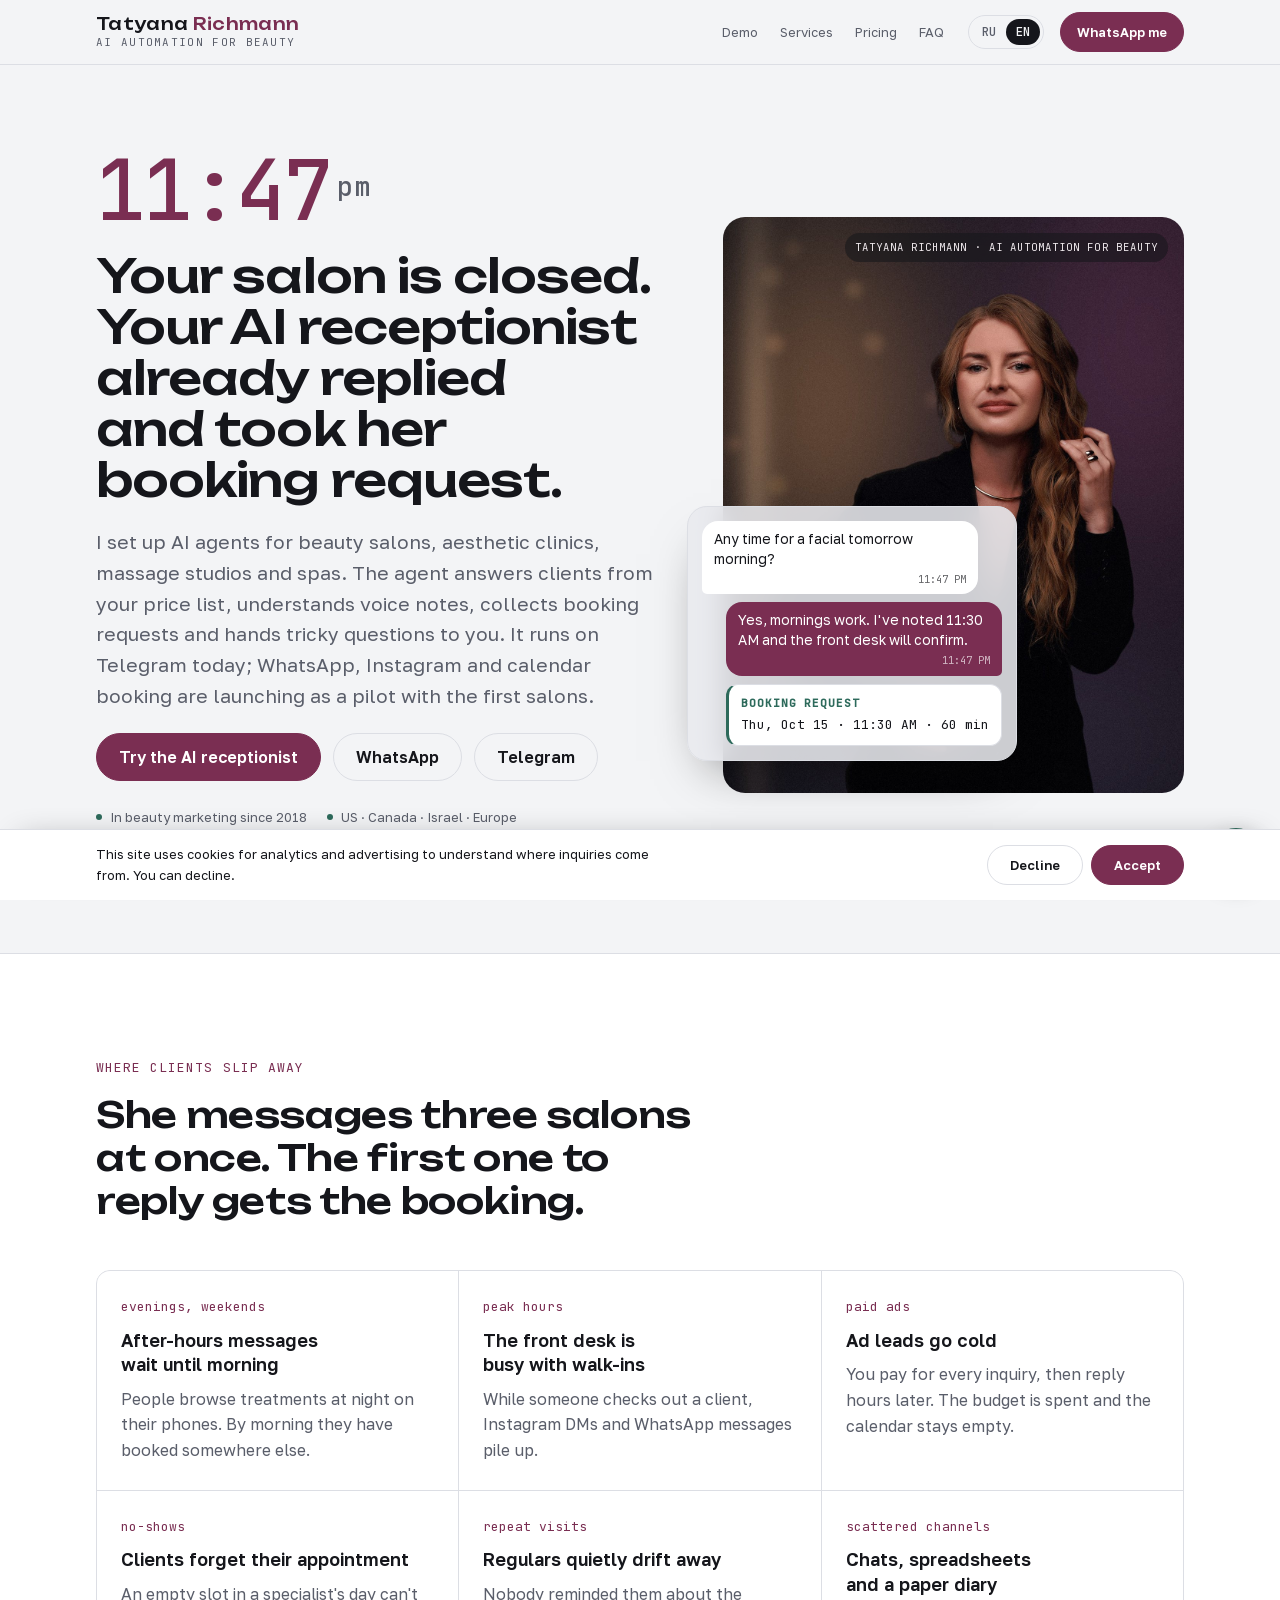
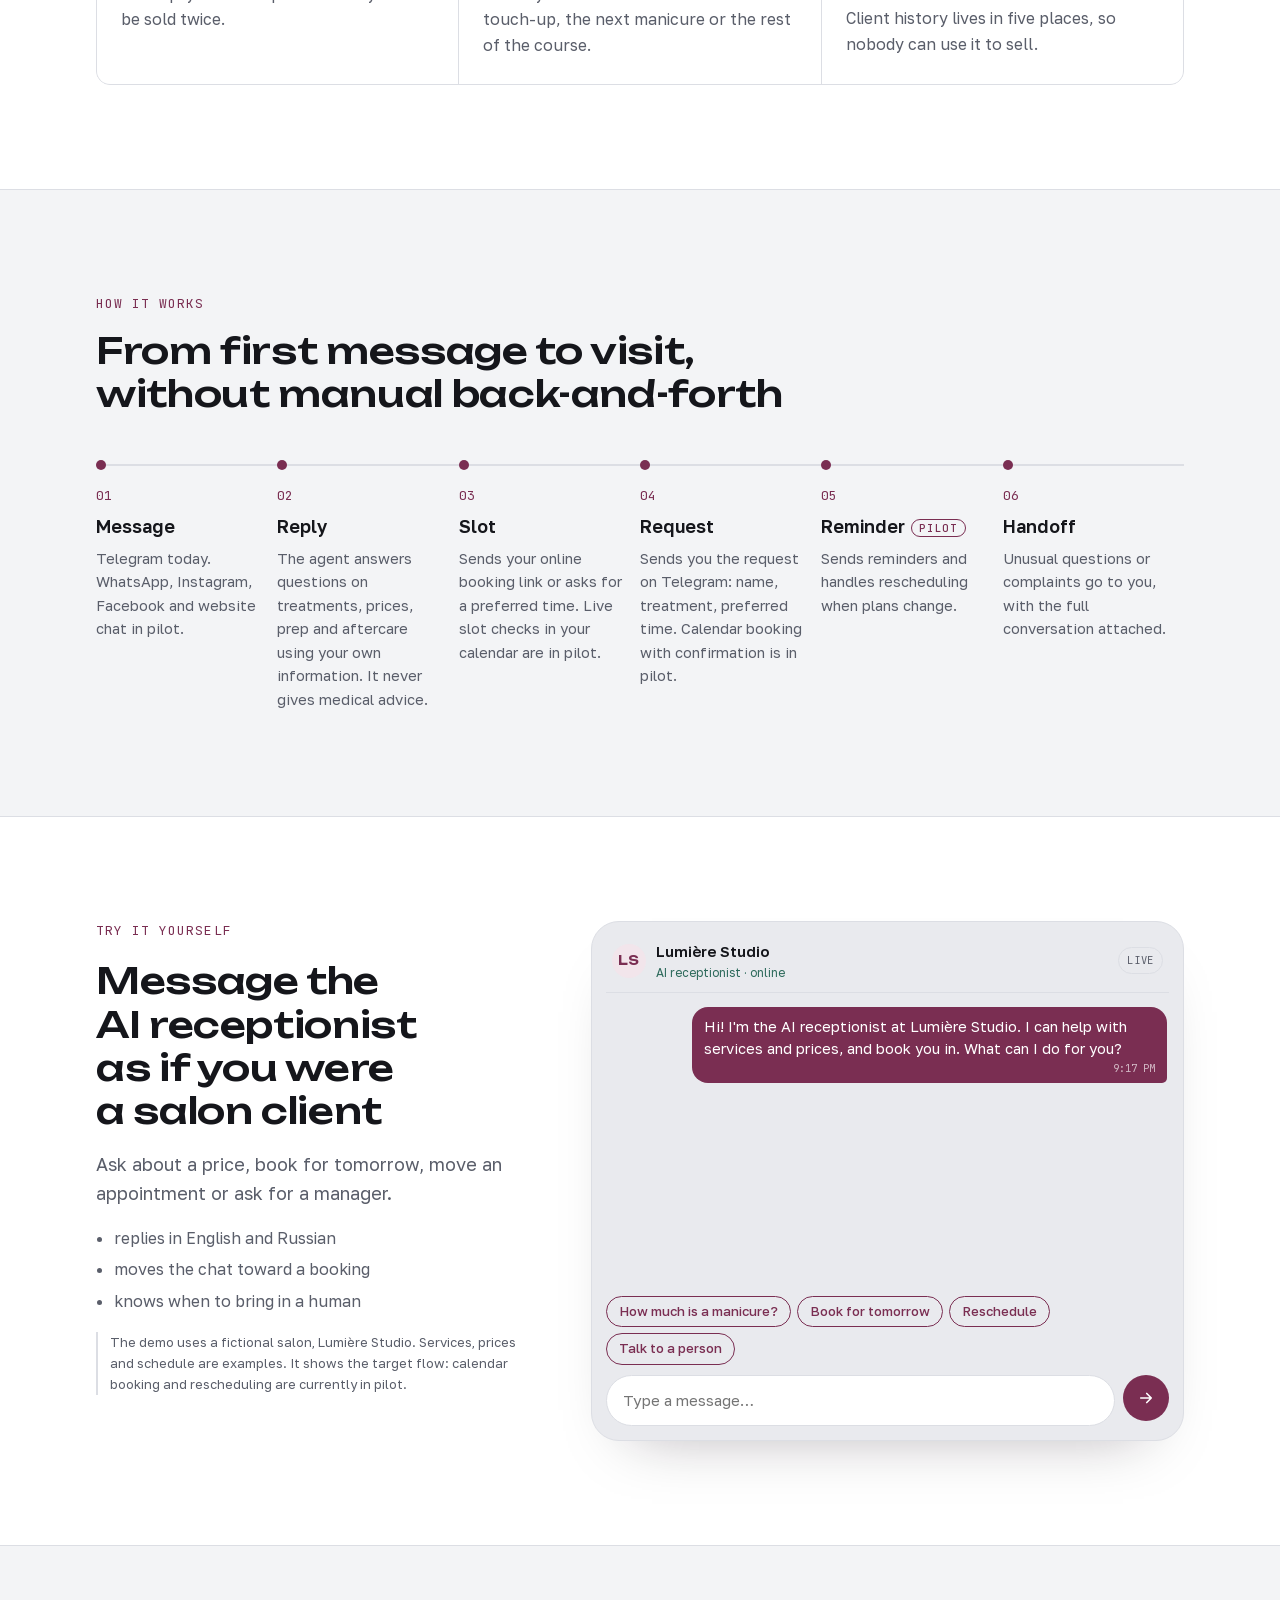
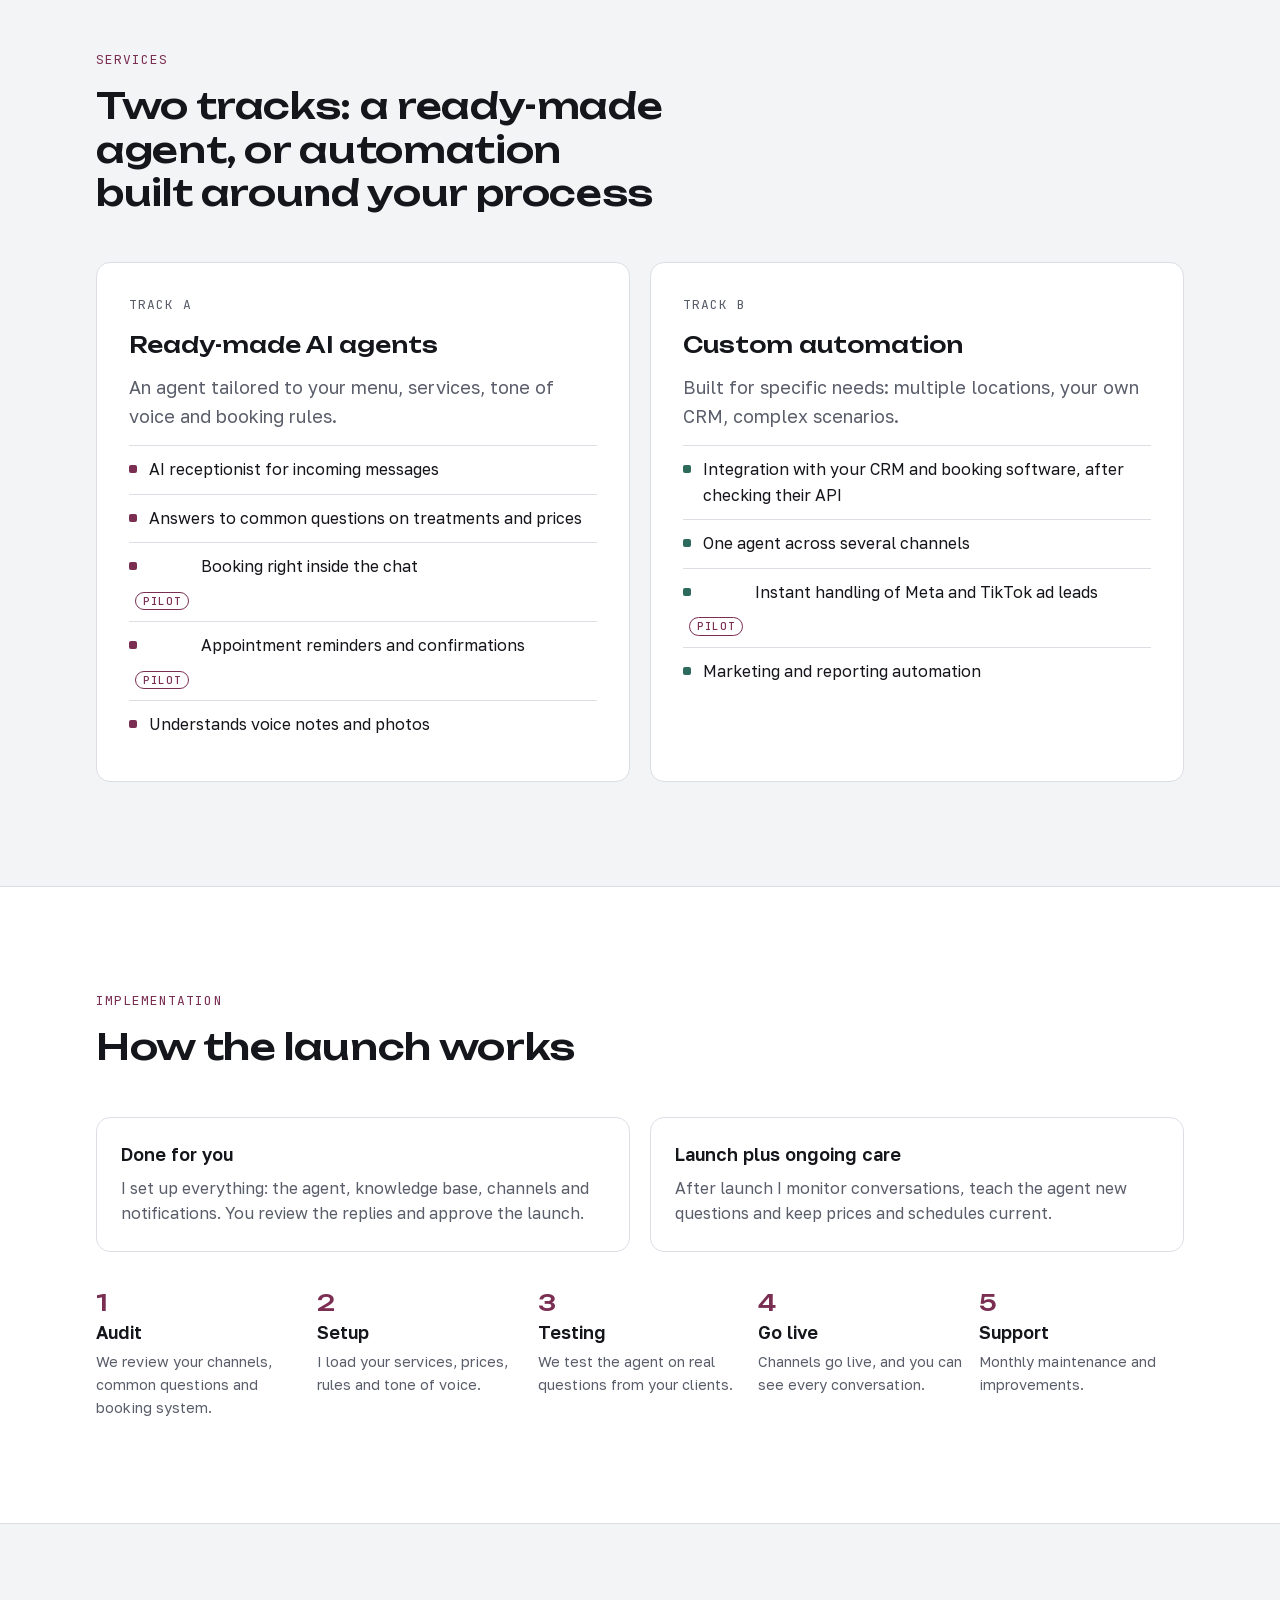
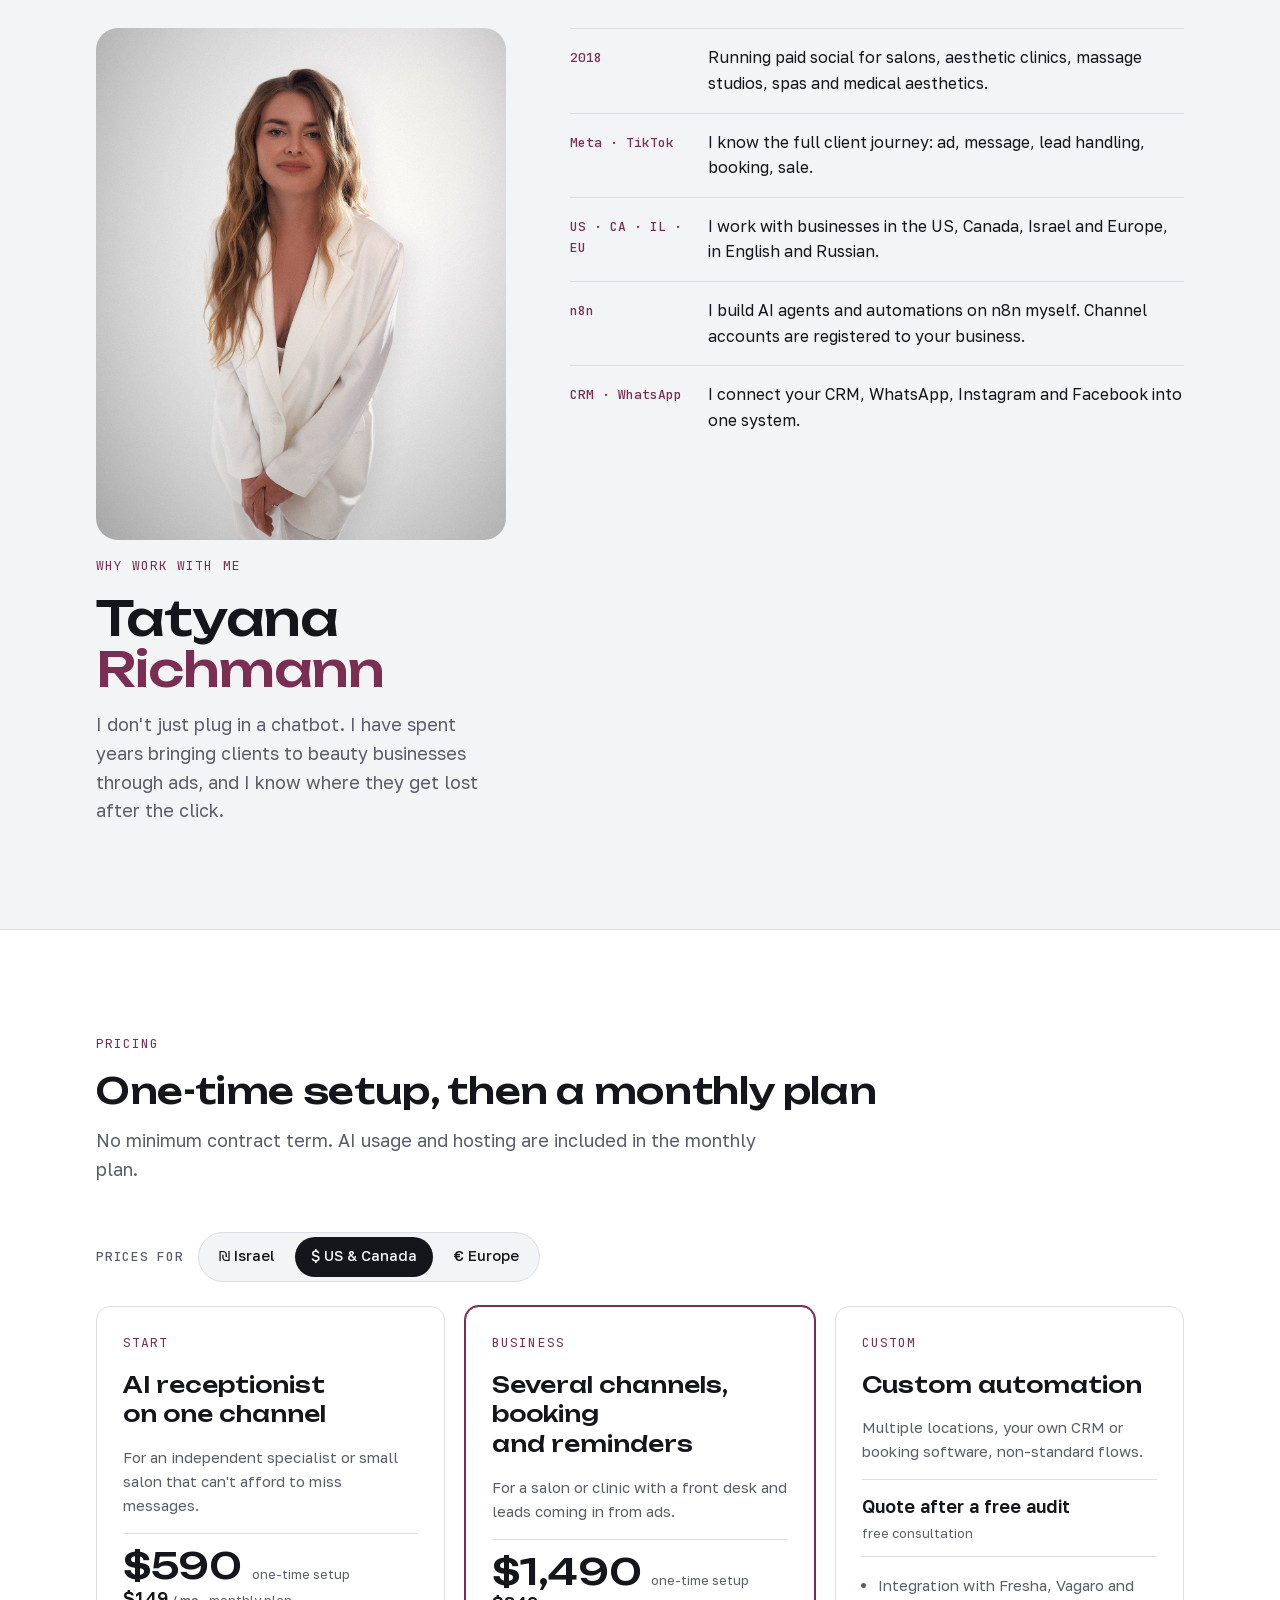
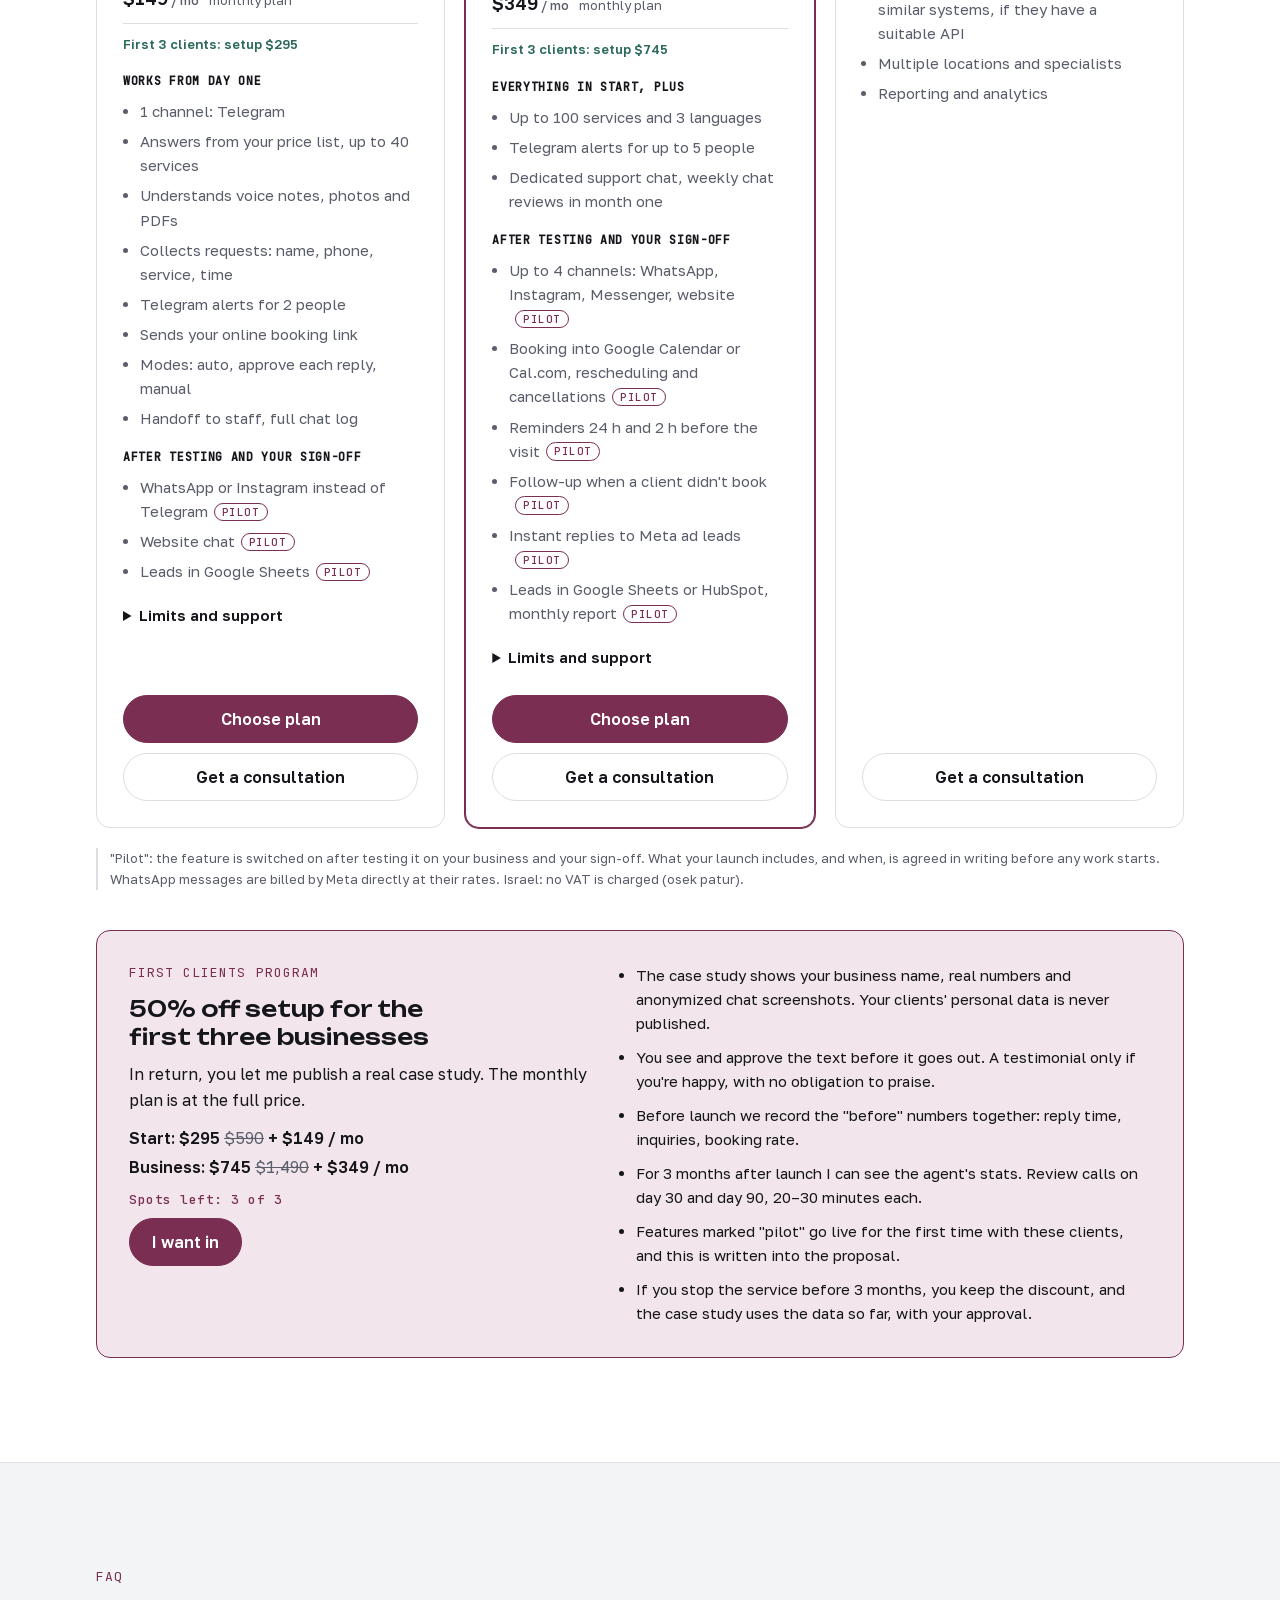
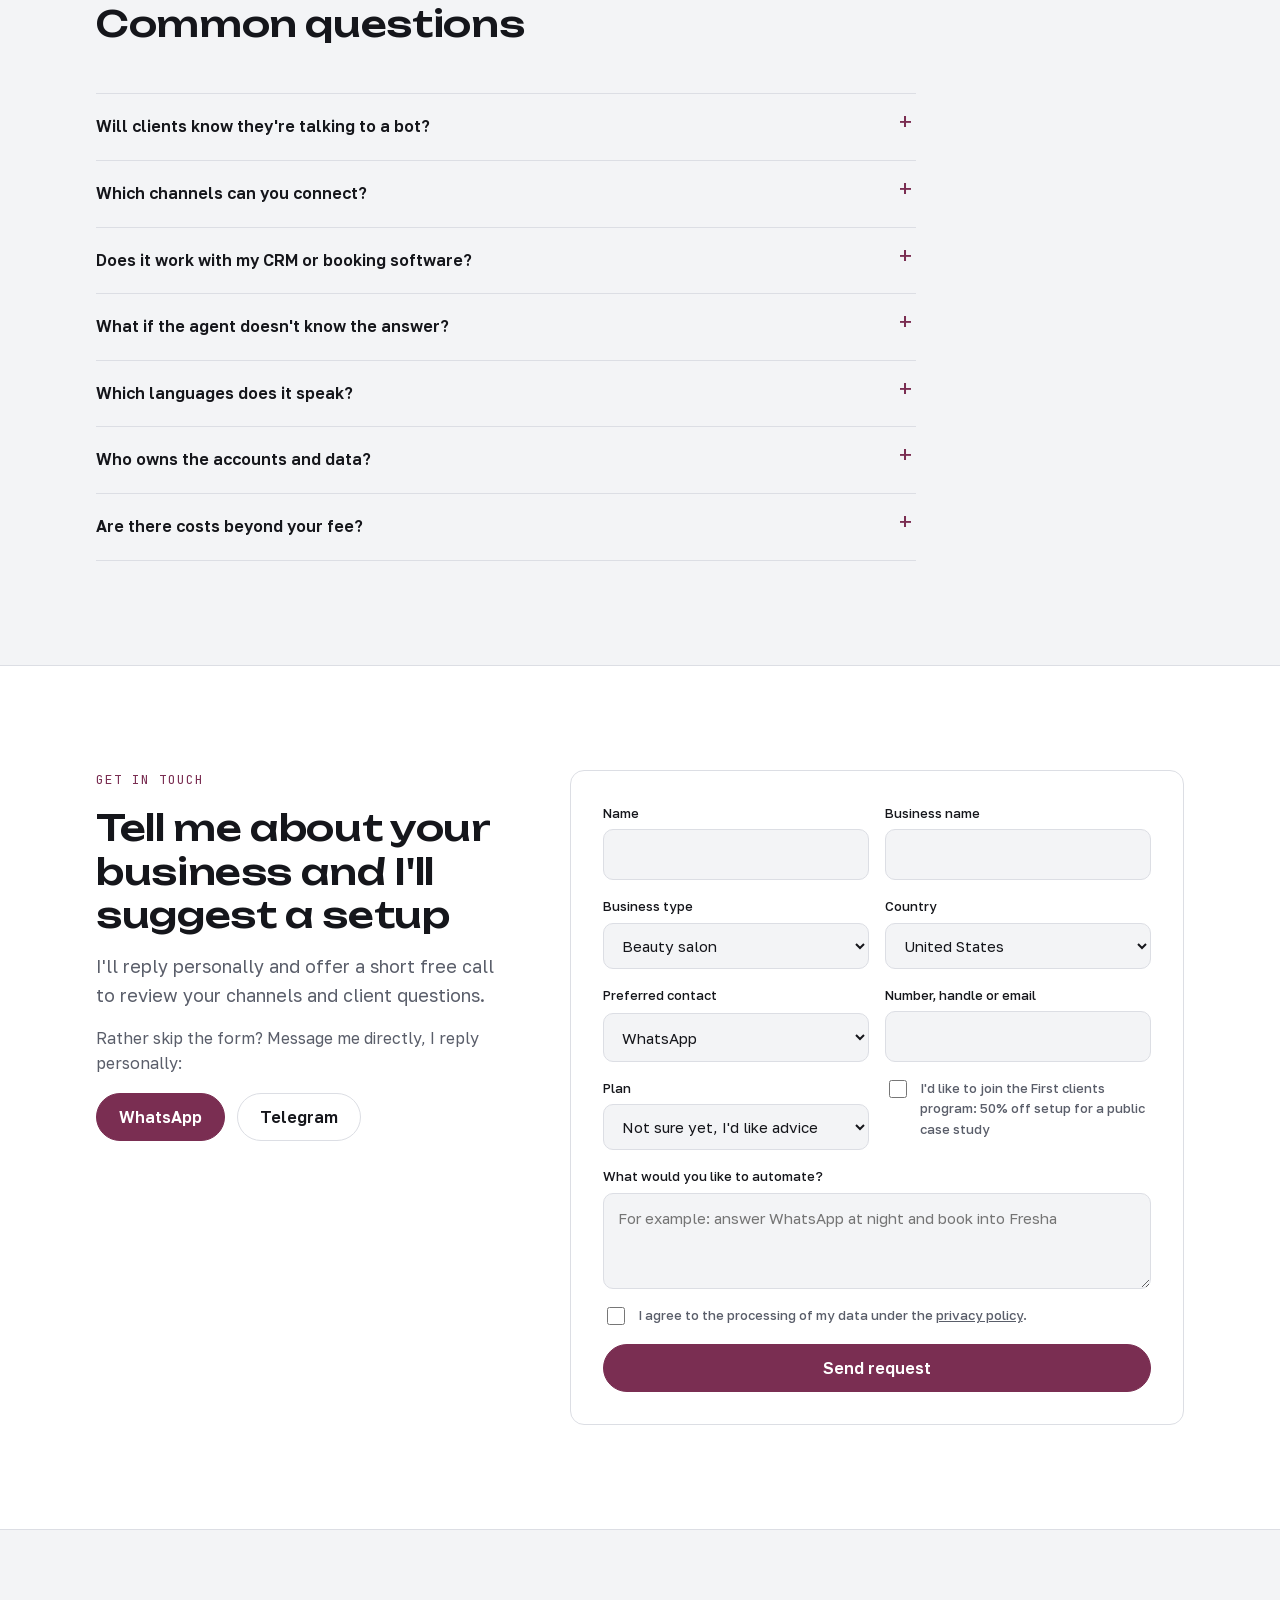
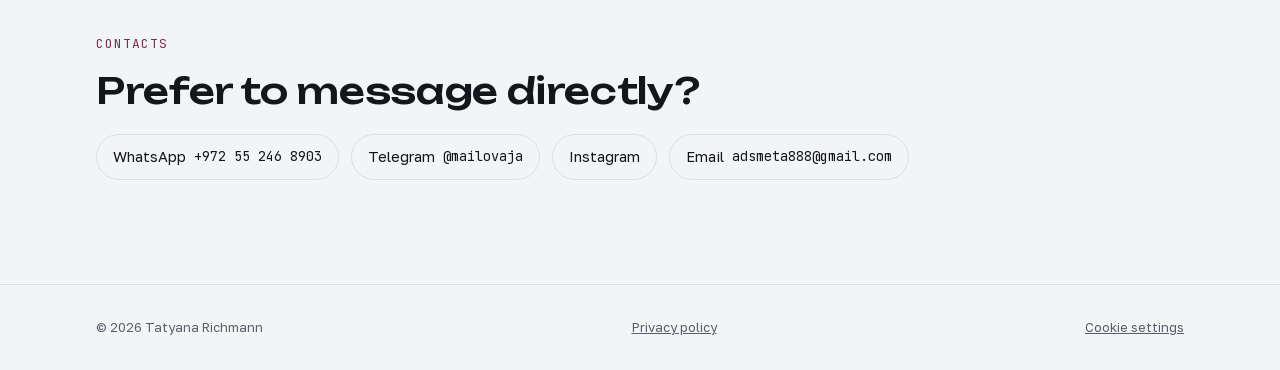
<file: index.html>
<!doctype html>
<html lang="ru" data-lang="ru">
<head>
<meta charset="utf-8">
<meta name="viewport" content="width=device-width, initial-scale=1, viewport-fit=cover">
<!--PREVIEW-START-->
<title>Tatyana Richmann AI</title>
<meta name="claude:viewport-fit-sides" content="cover">
<meta name="description" content="ИИ-администратор и автоматизация для салонов красоты, косметологии, массажа и SPA. Отвечает клиентам по вашему прайсу, собирает заявки на запись и передаёт сложные вопросы администратору. AI receptionist and automation for beauty businesses.">
<meta property="og:type" content="website">
<meta property="og:title" content="Tatyana Richmann · AI automation for beauty business">
<meta property="og:image" content="https://ai.adsnew.org/img/tr-og.jpg">
<meta property="og:description" content="ИИ-администратор, который отвечает клиентам и принимает заявки на запись, пока вы работаете или спите.">
<link rel="canonical" href="https://ai.adsnew.org/">
<meta property="og:url" content="https://ai.adsnew.org/">
<meta property="og:site_name" content="Tatyana Richmann">
<meta name="twitter:card" content="summary_large_image">
<link rel="icon" href="favicon.svg" type="image/svg+xml">
<link rel="stylesheet" href="fonts.css">
<style>
/* Layout: one calm column of sections; the hero pairs the thesis with a real after-hours chat, the demo section is the working agent. */
:root{
  --paper:#F3F4F6; --surface:#FFFFFF; --ink:#15161B; --muted:#5A5E6A; --line:#DCDEE4;
  --plum:#7A2E52; --plum-ink:#FFFFFF; --plum-soft:#F2E5EB; --sage:#2D6A5B; --sage-soft:#E2EFEB;
  --bubble-in:#FFFFFF; --bubble-out:#7A2E52; --bubble-out-ink:#FFFFFF; --chat-bg:#E9EAEE;
  --f-display:"Unbounded","Golos Text",system-ui,sans-serif;
  --f-body:"Golos Text",system-ui,-apple-system,"Segoe UI",Roboto,sans-serif;
  --f-mono:"JetBrains Mono",ui-monospace,"SF Mono",Menlo,Consolas,monospace;
  --s-1:.8125rem; --s0:1rem; --s1:1.125rem; --s2:1.375rem; --s3:clamp(1.6rem,3.2vw,2.25rem); --s4:clamp(2rem,4.2vw,2.9rem);
  --radius:14px; --max:1120px; --on-photo:#EEE8EC; --scrim:rgba(21,22,27,.55);
}
@media (prefers-color-scheme: dark){:root:not([data-theme="light"]){
  --paper:#111216; --surface:#1A1C22; --ink:#ECEDF1; --muted:#A3A7B3; --line:#2C2F38;
  --plum:#D98AAE; --plum-ink:#1A0E14; --plum-soft:#35202B; --sage:#7CC3AF; --sage-soft:#17302A;
  --bubble-in:#23262E; --bubble-out:#8E3A62; --bubble-out-ink:#FFFFFF; --chat-bg:#15171C; color-scheme:dark}}
:root[data-theme="dark"]{
  --paper:#111216; --surface:#1A1C22; --ink:#ECEDF1; --muted:#A3A7B3; --line:#2C2F38;
  --plum:#D98AAE; --plum-ink:#1A0E14; --plum-soft:#35202B; --sage:#7CC3AF; --sage-soft:#17302A;
  --bubble-in:#23262E; --bubble-out:#8E3A62; --bubble-out-ink:#FFFFFF; --chat-bg:#15171C; color-scheme:dark}

*{box-sizing:border-box}
html{scroll-behavior:smooth}
@media (prefers-reduced-motion:reduce){html{scroll-behavior:auto}*{animation:none!important;transition:none!important}}
body{margin:0;background:var(--paper);color:var(--ink);font-family:var(--f-body);font-size:var(--s0);line-height:1.6;-webkit-font-smoothing:antialiased}
html[data-lang="ru"] .en, html[data-lang="en"] .ru{display:none!important}
a{color:inherit}
a:focus-visible,button:focus-visible,input:focus-visible,select:focus-visible,textarea:focus-visible,summary:focus-visible{outline:2px solid var(--plum);outline-offset:3px}
.wrap{max-width:var(--max);margin:0 auto;padding-left:max(16px,env(safe-area-inset-left,0px));padding-right:max(16px,env(safe-area-inset-right,0px))}
section{padding-block:clamp(56px,9vw,104px)}
h1,h2,h3{text-wrap:balance;margin:0}
h2{font-family:var(--f-display);font-weight:500;font-size:var(--s3);line-height:1.2;letter-spacing:-.01em;max-width:24ch}
h3{font-size:var(--s1);font-weight:600;line-height:1.35}
p{margin:0}
.lead{font-size:var(--s1);color:var(--muted);max-width:60ch}
.eyebrow{font-family:var(--f-mono);font-size:var(--s-1);letter-spacing:.08em;text-transform:uppercase;color:var(--plum)}
.head{display:grid;gap:14px;margin-bottom:clamp(28px,5vw,48px)}
.btn{display:inline-flex;align-items:center;justify-content:center;gap:8px;min-height:48px;padding:0 22px;border-radius:999px;border:1px solid var(--plum);background:var(--plum);color:var(--plum-ink);font:600 var(--s0)/1 var(--f-body);text-decoration:none;cursor:pointer;transition:transform .15s ease, background .15s ease}
.btn:hover{transform:translateY(-1px)}
.btn.ghost{background:transparent;color:var(--ink);border-color:var(--line)}
.btn.ghost:hover{border-color:var(--ink)}

/* header */
.top{position:sticky;top:env(safe-area-inset-top,0px);z-index:20;background:color-mix(in srgb,var(--paper) 88%,transparent);backdrop-filter:blur(10px);border-bottom:1px solid var(--line)}
.top .wrap{display:flex;align-items:center;gap:16px;min-height:64px}
.mark{display:flex;flex-direction:column;text-decoration:none;line-height:1.05}
.mark b{font-family:var(--f-display);font-weight:500;font-size:1.02rem;letter-spacing:.02em}
.mark b i{font-style:normal;color:var(--plum)}
.mark small{font-family:var(--f-mono);font-size:.68rem;letter-spacing:.12em;text-transform:uppercase;color:var(--muted);margin-top:4px}
.nav{display:flex;gap:22px;margin-left:auto;font-size:var(--s-1)}
.nav a{text-decoration:none;color:var(--muted)} .nav a:hover{color:var(--ink)}
.lang{display:flex;border:1px solid var(--line);border-radius:999px;padding:3px;margin-left:8px}
.lang button{border:0;background:transparent;color:var(--muted);font:500 .78rem/1 var(--f-mono);padding:7px 10px;border-radius:999px;cursor:pointer}
.lang button[aria-pressed="true"]{background:var(--ink);color:var(--paper)}
.top .btn{min-height:40px;padding:0 16px;font-size:var(--s-1)}
@media (max-width:880px){.nav{display:none}.lang{margin-left:auto}}
@media (max-width:460px){.top .btn{display:none}}

/* hero */
.hero{padding-block:clamp(40px,7vw,88px) clamp(56px,8vw,96px)}
.hero .wrap{display:grid;grid-template-columns:1.1fr .9fr;gap:clamp(32px,5vw,64px);align-items:center}
.hero .copy{display:grid;gap:22px;min-width:0}
.clock{font-family:var(--f-mono);font-size:clamp(3rem,8vw,5.2rem);font-weight:500;line-height:.9;letter-spacing:-.04em;color:var(--plum)}
.clock b{font-weight:500}.clock small{color:var(--muted);font-size:.32em;letter-spacing:.02em;margin-left:.3em;vertical-align:.9em}
h1{font-family:var(--f-display);font-weight:500;font-size:var(--s4);line-height:1.1;letter-spacing:-.02em;max-width:18ch}
.hero .lead{font-size:clamp(1.05rem,1.6vw,1.2rem)}
.cta{display:flex;flex-wrap:wrap;gap:12px}
.facts{display:flex;flex-wrap:wrap;gap:8px 20px;font-size:var(--s-1);color:var(--muted);padding:0;margin:4px 0 0;list-style:none}
.facts li::before{content:"";display:inline-block;width:6px;height:6px;border-radius:50%;background:var(--sage);margin-right:8px;vertical-align:2px}

/* chat */
.phone{background:var(--chat-bg);border:1px solid var(--line);border-radius:28px;padding:14px;display:grid;gap:10px;min-width:0;box-shadow:0 30px 60px -40px rgba(20,10,20,.35)}
.phone-top{display:flex;align-items:center;gap:10px;padding:4px 6px 10px;border-bottom:1px solid var(--line)}
.ava{width:34px;height:34px;border-radius:50%;background:var(--plum-soft);color:var(--plum);display:grid;place-items:center;font:600 .8rem/1 var(--f-display);flex:none}
.phone-top b{display:block;font-size:.92rem}
.phone-top small{display:block;color:var(--sage);font-size:.75rem}
.tag{margin-left:auto;font-family:var(--f-mono);font-size:.66rem;letter-spacing:.06em;text-transform:uppercase;color:var(--muted);border:1px solid var(--line);border-radius:999px;padding:4px 8px;white-space:nowrap}
.msgs{display:flex;flex-direction:column;gap:8px}
.msg{max-width:85%;padding:9px 12px 7px;border-radius:16px;font-size:.92rem;line-height:1.45;overflow-wrap:anywhere}
.msg time{display:block;font-family:var(--f-mono);font-size:.66rem;opacity:.65;text-align:right;margin-top:2px}
.msg.in{align-self:flex-start;background:var(--bubble-in);border-bottom-left-radius:5px}
.msg.out{align-self:flex-end;background:var(--bubble-out);color:var(--bubble-out-ink);border-bottom-right-radius:5px}
.booking{align-self:flex-end;max-width:85%;background:var(--surface);border:1px solid var(--line);border-left:3px solid var(--sage);border-radius:12px;padding:10px 12px;font-size:.86rem;display:grid;gap:2px}
.booking b{color:var(--sage);font-family:var(--f-mono);font-size:.7rem;letter-spacing:.08em;text-transform:uppercase}
.booking span{font-family:var(--f-mono)}
@media (max-width:880px){.hero .wrap{grid-template-columns:1fr}}


/* portrait (real photo + interface layer) */
.portrait{position:relative;margin:0;min-width:0}
.portrait img{display:block;width:100%;height:auto;aspect-ratio:4/5;object-fit:cover;border-radius:22px;background:var(--ink)}
.portrait .cap{position:absolute;top:16px;right:16px;font-family:var(--f-mono);font-size:.66rem;letter-spacing:.1em;text-transform:uppercase;color:var(--on-photo);background:var(--scrim);backdrop-filter:blur(6px);padding:6px 10px;border-radius:999px}
.overlay{position:absolute;left:-36px;bottom:32px;width:min(330px,82%);display:flex;flex-direction:column;gap:8px;padding:14px;border-radius:20px;background:color-mix(in srgb,var(--chat-bg) 88%,transparent);backdrop-filter:blur(14px);border:1px solid var(--line);box-shadow:0 24px 50px -24px rgba(0,0,0,.55)}
.overlay .msg{max-width:92%;font-size:.86rem}
.overlay .booking{max-width:92%;font-size:.8rem}
@media (max-width:1100px){.overlay{left:12px}}
@media (max-width:880px){.portrait{max-width:560px;justify-self:center;width:100%}}
@media (max-width:480px){.overlay{left:10px;right:10px;width:auto;bottom:12px}.overlay .msg.in{display:none}}

/* about photo */
.about-photo{margin:0;position:relative}
.about-photo img{display:block;width:100%;height:auto;aspect-ratio:4/5;object-fit:cover;border-radius:22px}

/* problems */
.problems{display:grid;grid-template-columns:repeat(3,minmax(0,1fr));gap:1px;background:var(--line);border:1px solid var(--line);border-radius:var(--radius);overflow:hidden}
.problems article{background:var(--surface);padding:26px 24px;display:grid;gap:10px;align-content:start}
.problems .t{font-family:var(--f-mono);font-size:var(--s-1);color:var(--plum)}
.problems p{color:var(--muted)}
@media (max-width:900px){.problems{grid-template-columns:repeat(2,minmax(0,1fr))}}
@media (max-width:560px){.problems{grid-template-columns:1fr}}

/* flow */
.band{background:var(--surface);border-block:1px solid var(--line)}
.flow{list-style:none;margin:0;padding:0;display:grid;grid-template-columns:repeat(6,minmax(0,1fr));gap:0;counter-reset:step}
.flow li{counter-increment:step;display:grid;gap:8px;align-content:start;padding:20px 18px 0 0;border-top:2px solid var(--line);position:relative}
.flow li::before{content:counter(step,decimal-leading-zero);font-family:var(--f-mono);font-size:var(--s-1);color:var(--plum)}
.flow li::after{content:"";position:absolute;top:-6px;left:0;width:10px;height:10px;border-radius:50%;background:var(--plum)}
.flow p{font-size:.92rem;color:var(--muted)}
@media (max-width:980px){.flow{grid-template-columns:repeat(3,minmax(0,1fr));row-gap:28px}}
@media (max-width:560px){.flow{grid-template-columns:1fr}}

/* demo */
.demo{display:grid;grid-template-columns:.85fr 1.15fr;gap:clamp(28px,5vw,56px);align-items:start}
.demo .side{display:grid;gap:18px;min-width:0}
.demo .side ul{margin:0;padding-left:1.1em;color:var(--muted);display:grid;gap:6px}
.note{font-size:var(--s-1);color:var(--muted);border-left:2px solid var(--line);padding-left:12px}
.chat{min-height:520px;grid-template-rows:auto 1fr auto auto}
.chat .msgs{overflow-y:auto;max-height:440px;padding:4px 2px;scroll-behavior:smooth}
.chips{display:flex;flex-wrap:wrap;gap:6px}
.chips button{border:1px solid var(--plum);background:transparent;color:var(--plum);border-radius:999px;padding:7px 12px;font:500 .82rem/1.2 var(--f-body);cursor:pointer}
.chips button:hover{background:var(--plum-soft)}
.composer{display:flex;gap:8px}
.composer input{flex:1;min-width:0;border:1px solid var(--line);background:var(--surface);color:var(--ink);border-radius:999px;padding:12px 16px;font:inherit;font-size:.95rem}
.composer button{flex:none;width:46px;height:46px;border-radius:50%;border:0;background:var(--plum);color:var(--plum-ink);cursor:pointer;display:grid;place-items:center}
.typing{align-self:flex-start;background:var(--bubble-in);border-radius:16px;padding:12px 14px;display:flex;gap:4px}
.typing i{width:6px;height:6px;border-radius:50%;background:var(--muted);animation:blink 1s infinite}
.typing i:nth-child(2){animation-delay:.15s}.typing i:nth-child(3){animation-delay:.3s}
@keyframes blink{0%,100%{opacity:.25}50%{opacity:1}}
@media (max-width:880px){.demo{grid-template-columns:1fr}}

/* services */
.dirs{display:grid;grid-template-columns:repeat(2,minmax(0,1fr));gap:20px}
.dir{background:var(--surface);border:1px solid var(--line);border-radius:var(--radius);padding:clamp(22px,3vw,32px);display:grid;gap:14px;align-content:start}
.dir .k{font-family:var(--f-mono);font-size:var(--s-1);letter-spacing:.08em;text-transform:uppercase;color:var(--muted)}
.dir h3{font-family:var(--f-display);font-weight:500;font-size:var(--s2)}
.dir ul{list-style:none;padding:0;margin:0;display:grid;gap:0}
.dir li{padding:11px 0;border-top:1px solid var(--line);display:grid;grid-template-columns:auto 1fr;gap:12px}
.dir li::before{content:"";width:8px;height:8px;margin-top:8px;border-radius:2px;background:var(--plum)}
.dir.b li::before{background:var(--sage)}
@media (max-width:760px){.dirs{grid-template-columns:1fr}}

/* implementation */
.ways{display:grid;grid-template-columns:repeat(2,minmax(0,1fr));gap:20px;margin-bottom:40px}
.way{border:1px solid var(--line);border-radius:var(--radius);padding:24px;display:grid;gap:10px;align-content:start}
.way p{color:var(--muted)}
.steps{list-style:none;padding:0;margin:0;display:grid;grid-template-columns:repeat(5,minmax(0,1fr));gap:16px;counter-reset:s}
.steps li{counter-increment:s;display:grid;gap:6px;align-content:start}
.steps li::before{content:counter(s);font:500 var(--s2)/1 var(--f-display);color:var(--plum)}
.steps p{font-size:.9rem;color:var(--muted)}
@media (max-width:900px){.steps{grid-template-columns:repeat(2,minmax(0,1fr))}.ways{grid-template-columns:1fr}}

/* about */
.about{display:grid;grid-template-columns:.8fr 1.2fr;gap:clamp(28px,5vw,64px);align-items:start}
.about .name{font-family:var(--f-display);font-weight:500;font-size:clamp(2rem,5vw,3rem);line-height:1.05;letter-spacing:-.02em}
.about .name i{font-style:normal;color:var(--plum)}
.points{display:grid;gap:0;list-style:none;margin:0;padding:0}
.points li{display:grid;grid-template-columns:7.5rem 1fr;gap:18px;padding:16px 0;border-top:1px solid var(--line)}
.points li b{font-family:var(--f-mono);font-weight:500;font-size:var(--s-1);color:var(--plum);padding-top:3px}
@media (max-width:760px){.about{grid-template-columns:1fr}.points li{grid-template-columns:1fr;gap:4px}}

/* pricing */
.tiers{display:grid;grid-template-columns:repeat(3,minmax(0,1fr));gap:20px;align-items:stretch}
.tier{background:var(--surface);border:1px solid var(--line);border-radius:var(--radius);padding:26px;display:flex;flex-direction:column;gap:16px}
.tier.main{border-color:var(--plum);box-shadow:0 0 0 1px var(--plum)}
.tier .k{font-family:var(--f-mono);font-size:var(--s-1);letter-spacing:.08em;text-transform:uppercase;color:var(--plum)}
.tier h3{font-family:var(--f-display);font-weight:500;font-size:var(--s2)}
.price{display:grid;gap:2px;padding-block:12px;border-block:1px solid var(--line);font-variant-numeric:tabular-nums}
.price b{font-size:var(--s1)} .price small{color:var(--muted);font-size:var(--s-1)}
.tier ul{margin:0;padding-left:1.1em;display:grid;gap:6px;color:var(--muted);font-size:.94rem}
.tier .btn{width:100%}
.tier .for{margin:0;color:var(--muted);font-size:.94rem}
.tier h4{margin:4px 0 -6px;font:600 .72rem/1.3 var(--f-mono);letter-spacing:.06em;text-transform:uppercase;color:var(--ink)}
.tier .tier-cta{display:grid;gap:10px;margin-top:auto;padding-top:6px}
.price .row{display:flex;flex-wrap:wrap;align-items:baseline;gap:4px 10px}
.price .amt{font:500 var(--s3)/1.1 var(--f-display);letter-spacing:-.01em}
.price .amt2{font:600 var(--s1)/1.2 var(--f-body)}
.price .amt2 small{font-weight:500}
.promo-line{margin:-6px 0 0;font-size:var(--s-1);font-weight:600;color:var(--sage)}
.lim summary{cursor:pointer;font-weight:600;font-size:.94rem;padding:4px 0}
.lim ul{margin-top:8px}
.cur{display:flex;flex-wrap:wrap;align-items:center;gap:10px 14px;margin:0 0 24px}
.cur-l{font:500 var(--s-1)/1 var(--f-mono);letter-spacing:.06em;text-transform:uppercase;color:var(--muted)}
.seg{display:flex;gap:4px;border:1px solid var(--line);border-radius:999px;padding:4px;background:var(--paper)}
.seg button{border:0;background:transparent;color:var(--ink);font:500 .92rem/1 var(--f-body);padding:0 16px;min-height:40px;border-radius:999px;cursor:pointer;white-space:nowrap}
.seg button[aria-pressed="true"]{background:var(--ink);color:var(--paper)}
@media (max-width:560px){.cur{display:grid}.seg{width:100%}.seg button{flex:1;padding:0 6px;font-size:.84rem}}
.promo{margin-top:40px;display:grid;grid-template-columns:minmax(0,1fr) minmax(0,1.15fr);gap:28px;padding:clamp(20px,4vw,32px);border-radius:var(--radius);background:var(--plum-soft);border:1px solid var(--plum)}
.promo[hidden]{display:none}
.promo-head{display:grid;gap:12px;align-content:start}
.promo-head h3{margin:0;font:500 var(--s2)/1.25 var(--f-display);text-wrap:balance}
.promo-head p{margin:0}
.promo-prices{font-variant-numeric:tabular-nums;font-weight:600;display:grid;gap:4px}
.promo-prices s{color:var(--muted);font-weight:400}
.slots{font:500 var(--s-1)/1 var(--f-mono);letter-spacing:.04em;color:var(--plum)}
.promo-head .btn{justify-self:start}
.promo-terms{margin:0;padding-left:1.1em;display:grid;gap:10px;font-size:.94rem}
@media (max-width:900px){.promo{grid-template-columns:1fr}}
.pilot{display:inline-block;margin-left:6px;padding:0 7px;border:1px solid currentColor;border-radius:999px;font:500 .68rem/1.5 var(--f-mono);font-style:normal;letter-spacing:.06em;text-transform:uppercase;color:var(--plum);vertical-align:.12em;white-space:nowrap}
.tiers-note{margin-top:20px}
@media (max-width:900px){.tiers{grid-template-columns:1fr}}

/* faq */
.faq{display:grid;gap:0;max-width:820px}
.faq details{border-top:1px solid var(--line);padding:4px 0}
.faq details:last-child{border-bottom:1px solid var(--line)}
.faq summary{cursor:pointer;list-style:none;padding:16px 36px 16px 0;font-weight:600;position:relative}
.faq summary::-webkit-details-marker{display:none}
.faq summary::after{content:"+";position:absolute;right:4px;top:12px;font:400 1.4rem/1 var(--f-mono);color:var(--plum)}
.faq details[open] summary::after{content:"–"}
.faq details p{color:var(--muted);padding:0 0 18px;max-width:68ch}

/* form */
.formgrid{display:grid;grid-template-columns:.8fr 1.2fr;gap:clamp(28px,5vw,64px);align-items:start}
#lead-form{background:var(--surface);border:1px solid var(--line);border-radius:var(--radius);padding:clamp(20px,3vw,32px);display:grid;grid-template-columns:repeat(2,minmax(0,1fr));gap:16px}
.f{display:grid;gap:6px;min-width:0}
.f.full{grid-column:1/-1}
label{font-size:var(--s-1);font-weight:500}
input,select,textarea{width:100%;border:1px solid var(--line);background:var(--paper);color:var(--ink);border-radius:10px;padding:12px 14px;font:inherit;font-size:.95rem}
textarea{min-height:96px;resize:vertical}
.check{display:flex;gap:10px;align-items:flex-start;font-size:var(--s-1);color:var(--muted)}
.check input{width:18px;height:18px;margin-top:2px;flex:none}
.formmsg{grid-column:1/-1;font-size:.92rem;border-radius:10px;padding:12px 14px;background:var(--sage-soft);color:var(--ink)}
.formmsg.err{background:var(--plum-soft)}
@media (max-width:820px){.formgrid{grid-template-columns:1fr}}
@media (max-width:520px){#lead-form{grid-template-columns:1fr}}

/* contacts & footer */
.direct-line{margin:0;color:var(--muted)}
.fab{position:fixed;right:16px;bottom:calc(16px + env(safe-area-inset-bottom,0px));z-index:25;width:56px;height:56px;border-radius:50%;display:grid;place-items:center;background:var(--sage);color:var(--paper);box-shadow:0 6px 20px rgba(0,0,0,.18);text-decoration:none}
.fab:hover{transform:translateY(-1px)}
.contacts{display:flex;flex-wrap:wrap;gap:12px;margin-top:8px}
.contacts a,.contacts span{display:inline-flex;align-items:center;gap:8px;border:1px solid var(--line);border-radius:999px;padding:10px 16px;text-decoration:none;font-size:.92rem}
.contacts code{font-family:var(--f-mono);font-size:.85rem}
footer{border-top:1px solid var(--line);padding-block:32px;color:var(--muted);font-size:var(--s-1)}
footer .wrap{display:flex;flex-wrap:wrap;gap:12px 24px;justify-content:space-between}

/* cookie */
.cookie{position:fixed;left:0;right:0;bottom:0;z-index:30;padding-bottom:calc(14px + env(safe-area-inset-bottom,0px));padding-top:14px;background:var(--surface);border-top:1px solid var(--line);box-shadow:0 -10px 30px -20px rgba(0,0,0,.3)}
.cookie .wrap{display:flex;flex-wrap:wrap;gap:12px;align-items:center;justify-content:space-between;font-size:var(--s-1)}
.cookie .wrap p{max-width:70ch;min-width:0}
.cookie .btn{min-height:40px;font-size:var(--s-1)}
</style>
<!--PREVIEW-END-->
</head>
<body>
<!--BODY-START-->
<header class="top">
  <div class="wrap">
    <a class="mark" href="#top" aria-label="Tatyana Richmann">
      <b>Tatyana <i>Richmann</i></b>
      <small class="ru">ИИ-автоматизация для бьюти</small><small class="en">AI automation for beauty</small>
    </a>
    <nav class="nav" aria-label="Menu">
      <a href="#demo"><span class="ru">Демо</span><span class="en">Demo</span></a>
      <a href="#services"><span class="ru">Услуги</span><span class="en">Services</span></a>
      <a href="#pricing"><span class="ru">Тарифы</span><span class="en">Pricing</span></a>
      <a href="#faq">FAQ</a>
    </nav>
    <div class="lang" role="group" aria-label="Language">
      <button type="button" data-set-lang="ru" aria-pressed="true">RU</button>
      <button type="button" data-set-lang="en" aria-pressed="false">EN</button>
    </div>
    <a class="btn" href="#contacts" data-direct="wa" data-cta="contact_whatsapp_header" target="_blank" rel="noopener"><span class="ru">Написать в WhatsApp</span><span class="en">WhatsApp me</span></a>
  </div>
</header>

<main id="top">
<!-- 1. HERO -->
<section class="hero">
  <div class="wrap">
    <div class="copy">
      <div class="clock" aria-hidden="true"><b class="ru">23:47</b><b class="en">11:47<small>pm</small></b></div>
      <h1><span class="ru">Салон закрыт. ИИ-администратор уже ответил и принял заявку на запись.</span><span class="en">Your salon is closed. Your AI receptionist already replied and took her booking request.</span></h1>
      <p class="lead"><span class="ru">Внедряю ИИ-агентов для салонов красоты, косметологии, массажных студий и SPA. Агент отвечает клиентам по вашему прайсу, понимает голосовые, собирает заявки на запись и передаёт сложные вопросы вам. Сейчас агент работает в Telegram, а WhatsApp, Instagram и запись в календарь запускаю в пилоте с первыми салонами.</span><span class="en">I set up AI agents for beauty salons, aesthetic clinics, massage studios and spas. The agent answers clients from your price list, understands voice notes, collects booking requests and hands tricky questions to you. It runs on Telegram today; WhatsApp, Instagram and calendar booking are launching as a pilot with the first salons.</span></p>
      <div class="cta">
        <a class="btn" href="#demo" data-cta="hero_demo"><span class="ru">Протестировать ИИ-администратора</span><span class="en">Try the AI receptionist</span></a>
        <a class="btn ghost" href="#contacts" data-direct="wa" data-cta="contact_whatsapp_hero" target="_blank" rel="noopener">WhatsApp</a>
        <a class="btn ghost" href="#contacts" data-direct="tg" data-cta="contact_telegram_hero" target="_blank" rel="noopener">Telegram</a>
      </div>
      <ul class="facts">
        <li><span class="ru">В бьюти-маркетинге с 2018 года</span><span class="en">In beauty marketing since 2018</span></li>
        <li><span class="ru">США · Канада · Израиль · Европа</span><span class="en">US · Canada · Israel · Europe</span></li>
        <li><span class="ru">Русский и английский, иврит в пилоте</span><span class="en">English and Russian, Hebrew in pilot</span></li>
      </ul>
    </div>
    <figure class="portrait">
      <img src="img/tr-hero-4x5.jpg" width="1200" height="1500" alt="Tatyana Richmann" fetchpriority="high">
      <figcaption class="cap"><span class="ru">Татьяна Ричманн · ИИ-автоматизация для бьюти</span><span class="en">Tatyana Richmann · AI automation for beauty</span></figcaption>
      <div class="overlay" aria-label="Example conversation">
        <div class="msg in"><span class="ru">Есть время на чистку лица завтра утром?</span><span class="en">Any time for a facial tomorrow morning?</span><time><span class="ru">23:47</span><span class="en">11:47 PM</span></time></div>
        <div class="msg out"><span class="ru">Да, утром можно. Записываю заявку на 11:30, администратор подтвердит.</span><span class="en">Yes, mornings work. I've noted 11:30 AM and the front desk will confirm.</span><time><span class="ru">23:47</span><span class="en">11:47 PM</span></time></div>
        <div class="booking"><b><span class="ru">Заявка на запись</span><span class="en">Booking request</span></b><span class="ru">Чт, 15 окт · 11:30 · 60 мин</span><span class="en">Thu, Oct 15 · 11:30 AM · 60 min</span></div>
      </div>
    </figure>
  </div>
</section>

<!-- 2. PROBLEMS -->
<section id="problems" class="band">
  <div class="wrap">
    <div class="head">
      <span class="eyebrow"><span class="ru">Где теряются клиенты</span><span class="en">Where clients slip away</span></span>
      <h2><span class="ru">Клиентка пишет в трёх местах сразу. Кто ответил первым, к тому она и пойдёт.</span><span class="en">She messages three salons at once. The first one to reply gets the booking.</span></h2>
    </div>
    <div class="problems">
      <article><span class="t"><span class="ru">вечер, выходные</span><span class="en">evenings, weekends</span></span><h3><span class="ru">Сообщения после закрытия ждут до утра</span><span class="en">After-hours messages wait until morning</span></h3><p><span class="ru">Люди выбирают процедуру вечером, с телефона. Утром они уже записаны в другом месте.</span><span class="en">People browse treatments at night on their phones. By morning they have booked somewhere else.</span></p></article>
      <article><span class="t"><span class="ru">пиковые часы</span><span class="en">peak hours</span></span><h3><span class="ru">Администратор занят клиентом у стойки</span><span class="en">The front desk is busy with walk-ins</span></h3><p><span class="ru">Пока идёт оплата и запись на месте, Direct и WhatsApp копятся без ответа.</span><span class="en">While someone checks out a client, Instagram DMs and WhatsApp messages pile up.</span></p></article>
      <article><span class="t"><span class="ru">реклама</span><span class="en">paid ads</span></span><h3><span class="ru">Заявки с рекламы остывают</span><span class="en">Ad leads go cold</span></h3><p><span class="ru">Вы платите за обращение, а ответ приходит через несколько часов. Бюджет уходит, записей нет.</span><span class="en">You pay for every inquiry, then reply hours later. The budget is spent and the calendar stays empty.</span></p></article>
      <article><span class="t"><span class="ru">неявки</span><span class="en">no-shows</span></span><h3><span class="ru">Клиенты забывают о записи</span><span class="en">Clients forget their appointment</span></h3><p><span class="ru">Пустое окно в расписании мастера нельзя продать заново.</span><span class="en">An empty slot in a specialist's day can't be sold twice.</span></p></article>
      <article><span class="t"><span class="ru">повторные визиты</span><span class="en">repeat visits</span></span><h3><span class="ru">Постоянные клиенты не возвращаются</span><span class="en">Regulars quietly drift away</span></h3><p><span class="ru">Никто не напомнил о коррекции, обновлении маникюра или следующем курсе.</span><span class="en">Nobody reminded them about the touch-up, the next manicure or the rest of the course.</span></p></article>
      <article><span class="t"><span class="ru">хаос в каналах</span><span class="en">scattered channels</span></span><h3><span class="ru">Переписки, таблицы и тетрадь</span><span class="en">Chats, spreadsheets and a paper diary</span></h3><p><span class="ru">История клиента разбросана по каналам, и её невозможно использовать для продаж.</span><span class="en">Client history lives in five places, so nobody can use it to sell.</span></p></article>
    </div>
  </div>
</section>

<!-- 3. HOW IT WORKS -->
<section id="how">
  <div class="wrap">
    <div class="head">
      <span class="eyebrow"><span class="ru">Как это работает</span><span class="en">How it works</span></span>
      <h2><span class="ru">От первого сообщения до визита, без ручной переписки</span><span class="en">From first message to visit, without manual back-and-forth</span></h2>
    </div>
    <ol class="flow">
      <li><h3><span class="ru">Сообщение</span><span class="en">Message</span></h3><p><span class="ru">Telegram уже сейчас. WhatsApp, Instagram, Facebook и чат на сайте в пилоте.</span><span class="en">Telegram today. WhatsApp, Instagram, Facebook and website chat in pilot.</span></p></li>
      <li><h3><span class="ru">Ответ</span><span class="en">Reply</span></h3><p><span class="ru">Агент отвечает на вопросы о процедурах, ценах, подготовке и уходе по вашим данным. Медицинских консультаций не даёт.</span><span class="en">The agent answers questions on treatments, prices, prep and aftercare using your own information. It never gives medical advice.</span></p></li>
      <li><h3><span class="ru">Подбор времени</span><span class="en">Slot</span></h3><p><span class="ru">Отправляет ссылку на вашу онлайн-запись или уточняет удобное время. Проверка свободных окон в календаре в пилоте.</span><span class="en">Sends your online booking link or asks for a preferred time. Live slot checks in your calendar are in pilot.</span></p></li>
      <li><h3><span class="ru">Заявка</span><span class="en">Request</span></h3><p><span class="ru">Передаёт вам заявку в Telegram: имя, услуга, удобное время. Запись в календарь с подтверждением в пилоте.</span><span class="en">Sends you the request on Telegram: name, treatment, preferred time. Calendar booking with confirmation is in pilot.</span></p></li>
      <li><h3><span class="ru">Напоминание</span><span class="en">Reminder</span><em class="pilot"><span class="ru">пилот</span><span class="en">pilot</span></em></h3><p><span class="ru">Напоминает о визите и помогает перенести запись, если планы изменились.</span><span class="en">Sends reminders and handles rescheduling when plans change.</span></p></li>
      <li><h3><span class="ru">Передача человеку</span><span class="en">Handoff</span></h3><p><span class="ru">Нестандартный вопрос или жалобу агент передаёт вам с историей диалога.</span><span class="en">Unusual questions or complaints go to you, with the full conversation attached.</span></p></li>
    </ol>
  </div>
</section>

<!-- 4. DEMO -->
<section id="demo" class="band">
  <div class="wrap demo">
    <div class="side">
      <span class="eyebrow"><span class="ru">Попробуйте сами</span><span class="en">Try it yourself</span></span>
      <h2><span class="ru">Напишите ИИ-администратору как клиентка салона</span><span class="en">Message the AI receptionist as if you were a salon client</span></h2>
      <p class="lead"><span class="ru">Спросите цену, попросите записать вас на завтра, перенесите визит или попросите позвать менеджера.</span><span class="en">Ask about a price, book for tomorrow, move an appointment or ask for a manager.</span></p>
      <ul>
        <li><span class="ru">отвечает на русском и английском</span><span class="en">replies in English and Russian</span></li>
        <li><span class="ru">ведёт к записи, а не просто отвечает</span><span class="en">moves the chat toward a booking</span></li>
        <li><span class="ru">знает, когда позвать человека</span><span class="en">knows when to bring in a human</span></li>
      </ul>
      <p class="note" id="demo-note"><span class="ru">Демо работает на примере вымышленного салона Lumière Studio. Услуги, цены и расписание условные. Демо показывает целевой сценарий: запись и перенос в календаре сейчас в пилоте.</span><span class="en">The demo uses a fictional salon, Lumière Studio. Services, prices and schedule are examples. It shows the target flow: calendar booking and rescheduling are currently in pilot.</span></p>
    </div>
    <div class="phone chat" id="chat">
      <div class="phone-top">
        <div class="ava">LS</div>
        <div><b>Lumière Studio</b><small class="ru">ИИ-администратор · онлайн</small><small class="en">AI receptionist · online</small></div>
        <span class="tag" id="chat-mode">demo</span>
      </div>
      <div class="msgs" id="chat-log" aria-live="polite"></div>
      <div class="chips" id="chat-chips"></div>
      <form class="composer" id="chat-form" autocomplete="off">
        <input id="chat-input" type="text" maxlength="500" data-ph-ru="Напишите сообщение…" data-ph-en="Type a message…" aria-label="Message">
        <button type="submit" aria-label="Send"><svg width="18" height="18" viewBox="0 0 24 24" fill="none" stroke="currentColor" stroke-width="2.2" stroke-linecap="round" stroke-linejoin="round"><path d="M5 12h14M13 6l6 6-6 6"/></svg></button>
      </form>
    </div>
  </div>
</section>

<!-- 5. SERVICES -->
<section id="services">
  <div class="wrap">
    <div class="head">
      <span class="eyebrow"><span class="ru">Услуги</span><span class="en">Services</span></span>
      <h2><span class="ru">Два направления: готовый агент или автоматизация под ваши процессы</span><span class="en">Two tracks: a ready-made agent, or automation built around your process</span></h2>
    </div>
    <div class="dirs">
      <div class="dir">
        <span class="k"><span class="ru">Направление А</span><span class="en">Track A</span></span>
        <h3><span class="ru">Готовые ИИ-решения</span><span class="en">Ready-made AI agents</span></h3>
        <p class="lead"><span class="ru">Агент, адаптированный под ваш прайс, услуги, тон и правила записи.</span><span class="en">An agent tailored to your menu, services, tone of voice and booking rules.</span></p>
        <ul>
          <li><span class="ru">ИИ-администратор для входящих сообщений</span><span class="en">AI receptionist for incoming messages</span></li>
          <li><span class="ru">Ответы на частые вопросы о процедурах и ценах</span><span class="en">Answers to common questions on treatments and prices</span></li>
          <li><span class="ru">Запись на процедуры в чате</span><span class="en">Booking right inside the chat</span><em class="pilot"><span class="ru">пилот</span><span class="en">pilot</span></em></li>
          <li><span class="ru">Напоминания о записи и подтверждение визита</span><span class="en">Appointment reminders and confirmations</span><em class="pilot"><span class="ru">пилот</span><span class="en">pilot</span></em></li>
          <li><span class="ru">Понимание голосовых сообщений и фото</span><span class="en">Understands voice notes and photos</span></li>
        </ul>
      </div>
      <div class="dir b">
        <span class="k"><span class="ru">Направление Б</span><span class="en">Track B</span></span>
        <h3><span class="ru">Индивидуальная автоматизация</span><span class="en">Custom automation</span></h3>
        <p class="lead"><span class="ru">Решение под конкретные задачи: несколько филиалов, своя CRM, сложные сценарии.</span><span class="en">Built for specific needs: multiple locations, your own CRM, complex scenarios.</span></p>
        <ul>
          <li><span class="ru">Интеграция с CRM и системой онлайн-записи после проверки их API</span><span class="en">Integration with your CRM and booking software, after checking their API</span></li>
          <li><span class="ru">Единый агент для нескольких каналов</span><span class="en">One agent across several channels</span></li>
                    <li><span class="ru">Обработка заявок с рекламы Meta и TikTok</span><span class="en">Instant handling of Meta and TikTok ad leads</span><em class="pilot"><span class="ru">пилот</span><span class="en">pilot</span></em></li>
          <li><span class="ru">Автоматизация маркетинга и отчётности</span><span class="en">Marketing and reporting automation</span></li>
        </ul>
      </div>
    </div>
  </div>
</section>

<!-- 6. IMPLEMENTATION -->
<section id="implementation" class="band">
  <div class="wrap">
    <div class="head">
      <span class="eyebrow"><span class="ru">Внедрение</span><span class="en">Implementation</span></span>
      <h2><span class="ru">Как проходит запуск</span><span class="en">How the launch works</span></h2>
    </div>
    <div class="ways">
      <div class="way"><h3><span class="ru">Под ключ</span><span class="en">Done for you</span></h3><p><span class="ru">Я настраиваю всё сама: агент, базу знаний, каналы и уведомления. Вы проверяете ответы и утверждаете запуск.</span><span class="en">I set up everything: the agent, knowledge base, channels and notifications. You review the replies and approve the launch.</span></p></div>
      <div class="way"><h3><span class="ru">Запуск и сопровождение</span><span class="en">Launch plus ongoing care</span></h3><p><span class="ru">После запуска слежу за диалогами, дообучаю агента на новых вопросах и обновляю прайс и расписание.</span><span class="en">After launch I monitor conversations, teach the agent new questions and keep prices and schedules current.</span></p></div>
    </div>
    <ol class="steps">
      <li><h3><span class="ru">Аудит</span><span class="en">Audit</span></h3><p><span class="ru">Разбираем каналы, частые вопросы и систему записи.</span><span class="en">We review your channels, common questions and booking system.</span></p></li>
      <li><h3><span class="ru">Настройка</span><span class="en">Setup</span></h3><p><span class="ru">Загружаю ваши услуги, цены, правила и тон общения.</span><span class="en">I load your services, prices, rules and tone of voice.</span></p></li>
      <li><h3><span class="ru">Тест</span><span class="en">Testing</span></h3><p><span class="ru">Проверяем агента на реальных вопросах ваших клиентов.</span><span class="en">We test the agent on real questions from your clients.</span></p></li>
      <li><h3><span class="ru">Запуск</span><span class="en">Go live</span></h3><p><span class="ru">Подключаем каналы, вы видите все диалоги.</span><span class="en">Channels go live, and you can see every conversation.</span></p></li>
      <li><h3><span class="ru">Поддержка</span><span class="en">Support</span></h3><p><span class="ru">Ежемесячное обслуживание и улучшения.</span><span class="en">Monthly maintenance and improvements.</span></p></li>
    </ol>
  </div>
</section>

<!-- 7. ABOUT -->
<section id="about">
  <div class="wrap about">
    <div style="display:grid;gap:16px">
      <figure class="about-photo"><img src="img/tr-about-4x5.jpg" width="1200" height="1500" alt="Tatyana Richmann" loading="lazy"></figure>
      <span class="eyebrow"><span class="ru">Почему со мной</span><span class="en">Why work with me</span></span>
      <p class="name">Tatyana<br><i>Richmann</i></p>
      <p class="lead"><span class="ru">Я не просто настраиваю бота. Я годами привожу клиентов в бьюти-бизнес через рекламу и знаю, где они теряются после клика.</span><span class="en">I don't just plug in a chatbot. I have spent years bringing clients to beauty businesses through ads, and I know where they get lost after the click.</span></p>
    </div>
    <ul class="points">
      <li><b>2018</b><span class="ru">Запускаю таргетированную рекламу для салонов, косметологии, массажа, SPA и эстетической медицины.</span><span class="en">Running paid social for salons, aesthetic clinics, massage studios, spas and medical aesthetics.</span></li>
      <li><b>Meta · TikTok</b><span class="ru">Знаю путь клиента целиком: реклама, сообщение, обработка заявки, запись, продажа.</span><span class="en">I know the full client journey: ad, message, lead handling, booking, sale.</span></li>
      <li><b>US · CA · IL · EU</b><span class="ru">Работаю с бизнесами в США, Канаде, Израиле и Европе, на русском и английском.</span><span class="en">I work with businesses in the US, Canada, Israel and Europe, in English and Russian.</span></li>
      <li><b>n8n</b><span class="ru">Сама строю ИИ-агентов и автоматизацию на n8n. Аккаунты каналов оформляются на ваш бизнес.</span><span class="en">I build AI agents and automations on n8n myself. Channel accounts are registered to your business.</span></li>
      <li><b>CRM · WhatsApp</b><span class="ru">Подключаю CRM, WhatsApp, Instagram и Facebook в одну систему.</span><span class="en">I connect your CRM, WhatsApp, Instagram and Facebook into one system.</span></li>
    </ul>
  </div>
</section>

<!-- 8. PRICING -->
<section id="pricing" class="band">
  <div class="wrap">
    <div class="head">
      <span class="eyebrow"><span class="ru">Тарифы</span><span class="en">Pricing</span></span>
      <h2><span class="ru">Подключение один раз, обслуживание раз в месяц</span><span class="en">One-time setup, then a monthly plan</span></h2>
      <p class="lead"><span class="ru">Без минимального срока договора. ИИ-модель и сервер уже входят в обслуживание.</span><span class="en">No minimum contract term. AI usage and hosting are included in the monthly plan.</span></p>
    </div>
    <div class="cur" role="group" aria-label="Currency / Валюта">
      <span class="cur-l"><span class="ru">Цены для</span><span class="en">Prices for</span></span>
      <div class="seg">
        <button type="button" data-region="IL" aria-pressed="false"><span class="ru">₪ Израиль</span><span class="en">₪ Israel</span></button>
        <button type="button" data-region="US" aria-pressed="true"><span class="ru">$ США и Канада</span><span class="en">$ US &amp; Canada</span></button>
        <button type="button" data-region="EU" aria-pressed="false"><span class="ru">€ Европа</span><span class="en">€ Europe</span></button>
      </div>
    </div>
    <div class="tiers">
      <article class="tier" data-tier="start">
        <span class="k"><span class="ru">Старт</span><span class="en">Start</span></span>
        <h3><span class="ru">ИИ-администратор в одном канале</span><span class="en">AI receptionist on one channel</span></h3>
        <p class="for"><span class="ru">Для частного мастера или небольшого салона, которому важно не терять сообщения.</span><span class="en">For an independent specialist or small salon that can't afford to miss messages.</span></p>
        <div class="price" data-price></div>
        <p class="promo-line" data-promo-line></p>
        <h4><span class="ru">Работает с первого дня</span><span class="en">Works from day one</span></h4>
        <ul>
          <li><span class="ru">1 канал: Telegram</span><span class="en">1 channel: Telegram</span></li>
          <li><span class="ru">Ответы по вашему прайсу, до 40 услуг</span><span class="en">Answers from your price list, up to 40 services</span></li>
          <li><span class="ru">Понимает голосовые, фото и PDF</span><span class="en">Understands voice notes, photos and PDFs</span></li>
          <li><span class="ru">Собирает заявку: имя, телефон, услуга, время</span><span class="en">Collects requests: name, phone, service, time</span></li>
          <li><span class="ru">Уведомления в Telegram, 2 получателя</span><span class="en">Telegram alerts for 2 people</span></li>
          <li><span class="ru">Отправляет ссылку на вашу онлайн-запись</span><span class="en">Sends your online booking link</span></li>
          <li><span class="ru">Режимы: авто, согласование ответов, ручной</span><span class="en">Modes: auto, approve each reply, manual</span></li>
          <li><span class="ru">Передача живому сотруднику, журнал диалогов</span><span class="en">Handoff to staff, full chat log</span></li>
        </ul>
        <h4><span class="ru">После тестирования и согласования</span><span class="en">After testing and your sign-off</span></h4>
        <ul class="pl">
          <li><span class="ru">WhatsApp или Instagram вместо Telegram</span><span class="en">WhatsApp or Instagram instead of Telegram</span><em class="pilot"><span class="ru">пилот</span><span class="en">pilot</span></em></li>
          <li><span class="ru">Чат на сайте</span><span class="en">Website chat</span><em class="pilot"><span class="ru">пилот</span><span class="en">pilot</span></em></li>
          <li><span class="ru">Таблица заявок в Google Sheets</span><span class="en">Leads in Google Sheets</span><em class="pilot"><span class="ru">пилот</span><span class="en">pilot</span></em></li>
        </ul>
        <details class="lim"><summary><span class="ru">Лимиты и поддержка</span><span class="en">Limits and support</span></summary>
          <ul>
            <li><span class="ru">До 500 диалогов в месяц, 1 язык (русский или английский), 1 филиал</span><span class="en">Up to 500 conversations a month, 1 language (English or Russian), 1 location</span></li>
            <li><span class="ru">Обновление базы знаний 1 раз в месяц, до 1 часа доработок</span><span class="en">Knowledge base update once a month, up to 1 hour of changes</span></li>
            <li><span class="ru">Проверка диалогов 1 раз в месяц, поддержка в WhatsApp или Telegram</span><span class="en">Monthly chat review, support via WhatsApp or Telegram</span></li>
            <li><span class="ru">Запуск: 7–10 рабочих дней после получения материалов</span><span class="en">Launch: 7–10 business days after I get your materials</span></li>
          </ul>
        </details>
        <div class="tier-cta">
          <a class="btn" href="#apply" data-plan="start" data-intent="choose"><span class="ru">Выбрать тариф</span><span class="en">Choose plan</span></a>
          <a class="btn ghost" href="#apply" data-plan="start" data-intent="consult"><span class="ru">Получить консультацию</span><span class="en">Get a consultation</span></a>
        </div>
      </article>
      <article class="tier main" data-tier="business">
        <span class="k"><span class="ru">Бизнес</span><span class="en">Business</span></span>
        <h3><span class="ru">Несколько каналов, запись и напоминания</span><span class="en">Several channels, booking and reminders</span></h3>
        <p class="for"><span class="ru">Для салона или клиники с администратором и потоком заявок из рекламы.</span><span class="en">For a salon or clinic with a front desk and leads coming in from ads.</span></p>
        <div class="price" data-price></div>
        <p class="promo-line" data-promo-line></p>
        <h4><span class="ru">Всё из «Старт», плюс</span><span class="en">Everything in Start, plus</span></h4>
        <ul>
          <li><span class="ru">До 100 услуг и до 3 языков</span><span class="en">Up to 100 services and 3 languages</span></li>
          <li><span class="ru">Уведомления в Telegram, до 5 получателей</span><span class="en">Telegram alerts for up to 5 people</span></li>
          <li><span class="ru">Отдельный чат поддержки, проверка диалогов каждую неделю в первый месяц</span><span class="en">Dedicated support chat, weekly chat reviews in month one</span></li>
        </ul>
        <h4><span class="ru">После тестирования и согласования</span><span class="en">After testing and your sign-off</span></h4>
        <ul class="pl">
          <li><span class="ru">До 4 каналов: WhatsApp, Instagram, Messenger, сайт</span><span class="en">Up to 4 channels: WhatsApp, Instagram, Messenger, website</span><em class="pilot"><span class="ru">пилот</span><span class="en">pilot</span></em></li>
          <li><span class="ru">Запись в Google Calendar или Cal.com, перенос и отмена</span><span class="en">Booking into Google Calendar or Cal.com, rescheduling and cancellations</span><em class="pilot"><span class="ru">пилот</span><span class="en">pilot</span></em></li>
          <li><span class="ru">Напоминания за 24 и 2 часа до визита</span><span class="en">Reminders 24 h and 2 h before the visit</span><em class="pilot"><span class="ru">пилот</span><span class="en">pilot</span></em></li>
          <li><span class="ru">Повторное сообщение, если клиент не записался</span><span class="en">Follow-up when a client didn't book</span><em class="pilot"><span class="ru">пилот</span><span class="en">pilot</span></em></li>
          <li><span class="ru">Мгновенный ответ на лиды из рекламы Meta</span><span class="en">Instant replies to Meta ad leads</span><em class="pilot"><span class="ru">пилот</span><span class="en">pilot</span></em></li>
          <li><span class="ru">Заявки в Google Sheets или HubSpot, отчёт раз в месяц</span><span class="en">Leads in Google Sheets or HubSpot, monthly report</span><em class="pilot"><span class="ru">пилот</span><span class="en">pilot</span></em></li>
        </ul>
        <details class="lim"><summary><span class="ru">Лимиты и поддержка</span><span class="en">Limits and support</span></summary>
          <ul>
            <li><span class="ru">До 1 500 диалогов в месяц, 1 филиал</span><span class="en">Up to 1,500 conversations a month, 1 location</span></li>
            <li><span class="ru">Обновление базы знаний 2 раза в месяц, до 3 часов доработок</span><span class="en">Knowledge base updates twice a month, up to 3 hours of changes</span></li>
            <li><span class="ru">Проверка диалогов: каждую неделю в первый месяц, затем 2 раза в месяц</span><span class="en">Chat reviews: weekly in month one, then twice a month</span></li>
            <li><span class="ru">Запуск: 2–3 недели после получения материалов</span><span class="en">Launch: 2–3 weeks after I get your materials</span></li>
          </ul>
        </details>
        <div class="tier-cta">
          <a class="btn" href="#apply" data-plan="business" data-intent="choose"><span class="ru">Выбрать тариф</span><span class="en">Choose plan</span></a>
          <a class="btn ghost" href="#apply" data-plan="business" data-intent="consult"><span class="ru">Получить консультацию</span><span class="en">Get a consultation</span></a>
        </div>
      </article>
      <article class="tier" data-tier="custom">
        <span class="k">Custom</span>
        <h3><span class="ru">Индивидуальная автоматизация</span><span class="en">Custom automation</span></h3>
        <p class="for"><span class="ru">Несколько филиалов, своя CRM или система записи, нестандартные сценарии.</span><span class="en">Multiple locations, your own CRM or booking software, non-standard flows.</span></p>
        <div class="price"><b><span class="ru">Расчёт после аудита</span><span class="en">Quote after a free audit</span></b><small><span class="ru">бесплатная консультация</span><span class="en">free consultation</span></small></div>
        <ul>
          <li><span class="ru">Интеграция с Fresha, Altegio и другими системами, если у них есть подходящий API</span><span class="en">Integration with Fresha, Vagaro and similar systems, if they have a suitable API</span></li>
          <li><span class="ru">Несколько филиалов и мастеров</span><span class="en">Multiple locations and specialists</span></li>
          <li><span class="ru">Отчёты и аналитика</span><span class="en">Reporting and analytics</span></li>
        </ul>
        <div class="tier-cta">
          <a class="btn ghost" href="#apply" data-plan="custom" data-intent="consult"><span class="ru">Получить консультацию</span><span class="en">Get a consultation</span></a>
        </div>
      </article>
    </div>
    <p class="note tiers-note"><span class="ru">Пометка «пилот»: функция включается после тестирования на вашем салоне и вашего согласования. Что входит в запуск и в какие сроки, фиксируем письменно до начала работ. Сообщения WhatsApp оплачиваются напрямую Meta по их тарифам. В Израиле НДС не начисляется (<bdi>עוסק פטור</bdi>).</span><span class="en">"Pilot": the feature is switched on after testing it on your business and your sign-off. What your launch includes, and when, is agreed in writing before any work starts. WhatsApp messages are billed by Meta directly at their rates. Israel: no VAT is charged (osek patur).</span></p>

    <div class="promo" id="first-clients" data-promo>
      <div class="promo-head">
        <span class="eyebrow"><span class="ru">Программа «Первые клиенты»</span><span class="en">First clients program</span></span>
        <h3><span class="ru">−50% на подключение для первых трёх салонов</span><span class="en">50% off setup for the first three businesses</span></h3>
        <p><span class="ru">Взамен вы разрешаете опубликовать реальный кейс. Ежемесячное обслуживание по полному тарифу.</span><span class="en">In return, you let me publish a real case study. The monthly plan is at the full price.</span></p>
        <p class="promo-prices" data-promo-prices></p>
        <p class="slots" data-slots></p>
        <a class="btn" href="#apply" data-plan="" data-intent="promo"><span class="ru">Хочу участвовать</span><span class="en">I want in</span></a>
      </div>
      <ul class="promo-terms">
        <li><span class="ru">В кейсе: название салона, реальные цифры и обезличенные скриншоты диалогов. Персональные данные ваших клиентов не публикуются.</span><span class="en">The case study shows your business name, real numbers and anonymized chat screenshots. Your clients' personal data is never published.</span></li>
        <li><span class="ru">Текст кейса вы видите и согласуете до публикации. Отзыв только если вы довольны, без обязательства хвалить.</span><span class="en">You see and approve the text before it goes out. A testimonial only if you're happy, with no obligation to praise.</span></li>
        <li><span class="ru">Перед запуском вместе фиксируем цифры «до»: время ответа, число обращений, долю записавшихся.</span><span class="en">Before launch we record the "before" numbers together: reply time, inquiries, booking rate.</span></li>
        <li><span class="ru">3 месяца после запуска у меня есть доступ к статистике агента. Созвоны по итогам на 30-й и 90-й день, 20–30 минут.</span><span class="en">For 3 months after launch I can see the agent's stats. Review calls on day 30 and day 90, 20–30 minutes each.</span></li>
        <li><span class="ru">Функции с пометкой «пилот» у первых клиентов запускаются впервые, и это прописывается в предложении.</span><span class="en">Features marked "pilot" go live for the first time with these clients, and this is written into the proposal.</span></li>
        <li><span class="ru">Если вы прекратите обслуживание раньше 3 месяцев, скидка остаётся за вами, а кейс выходит по данным за отработанный период и по согласованию.</span><span class="en">If you stop the service before 3 months, you keep the discount, and the case study uses the data so far, with your approval.</span></li>
      </ul>
    </div>
  </div>
</section>

<!-- 9. FAQ -->
<section id="faq">
  <div class="wrap">
    <div class="head">
      <span class="eyebrow">FAQ</span>
      <h2><span class="ru">Частые вопросы</span><span class="en">Common questions</span></h2>
    </div>
    <div class="faq">
      <details><summary><span class="ru">Клиенты поймут, что им отвечает бот?</span><span class="en">Will clients know they're talking to a bot?</span></summary><p><span class="ru">Да. Агент в первом сообщении представляется ИИ-ассистентом салона, пишет коротко и в тоне вашего салона, а по просьбе клиента зовёт администратора.</span><span class="en">Yes. The agent introduces itself as the salon's AI assistant in its first message, keeps replies short and in your salon's voice, and brings in a person whenever the client asks.</span></p></details>
      <details><summary><span class="ru">Какие каналы можно подключить?</span><span class="en">Which channels can you connect?</span></summary><p><span class="ru">Сейчас работает Telegram. WhatsApp, Instagram Direct, Facebook Messenger и чат на сайте запускаются в пилоте с первыми клиентами. Для WhatsApp нужен официальный WhatsApp Business API.</span><span class="en">Telegram works today. WhatsApp, Instagram DMs, Facebook Messenger and website chat are launching as a pilot with the first clients. WhatsApp requires the official WhatsApp Business API.</span></p></details>
      <details><summary><span class="ru">Работает ли это с моей CRM или системой записи?</span><span class="en">Does it work with my CRM or booking software?</span></summary><p><span class="ru">Агент может отправлять клиенту ссылку на вашу онлайн-запись уже сейчас. Запись в Google Calendar или Cal.com в пилоте. Интеграцию с Fresha, Altegio и другими системами делаю как отдельный проект, только если у системы есть подходящий API. Это проверяю на бесплатном аудите.</span><span class="en">The agent can already send clients your online booking link. Booking into Google Calendar or Cal.com is in pilot. Integrations with Fresha, Vagaro and similar systems are a separate project, only if the system has a suitable API. I check this during a free audit.</span></p></details>
      <details><summary><span class="ru">Что будет, если агент не знает ответа?</span><span class="en">What if the agent doesn't know the answer?</span></summary><p><span class="ru">Он не выдумывает. Агент говорит клиенту, что уточнит информацию, и передаёт диалог вам с уведомлением.</span><span class="en">It doesn't make things up. It tells the client it will check, and hands the chat to you with a notification.</span></p></details>
      <details><summary><span class="ru">На каких языках говорит агент?</span><span class="en">Which languages does it speak?</span></summary><p><span class="ru">Русский и английский. Иврит в пилоте: качество ответов проверяю на тестовых диалогах перед запуском.</span><span class="en">English and Russian. Hebrew is in pilot: I test reply quality on sample conversations before launch.</span></p></details>
      <details><summary><span class="ru">Кому принадлежат аккаунты и данные?</span><span class="en">Who owns the accounts and data?</span></summary><p><span class="ru">Аккаунты каналов (WhatsApp, Instagram, Google) оформляются на ваш бизнес. Диалоги хранятся в системе автоматизации отдельно от других клиентов, выгрузку вы получаете по запросу.</span><span class="en">Channel accounts (WhatsApp, Instagram, Google) are registered to your business. Conversations are stored in the automation system, kept separate from other clients, and you can get an export on request.</span></p></details>
      <details><summary><span class="ru">Есть ли дополнительные расходы кроме моих услуг?</span><span class="en">Are there costs beyond your fee?</span></summary><p><span class="ru">Да, небольшие: оплата ИИ-модели за объём диалогов, WhatsApp Business API и хостинг автоматизации. Все расходы я считаю заранее в коммерческом предложении.</span><span class="en">Yes, usually small: AI usage based on conversation volume, the WhatsApp Business API and automation hosting. I list them upfront in your proposal.</span></p></details>
    </div>
  </div>
</section>

<!-- 10. FORM -->
<section id="apply" class="band">
  <div class="wrap formgrid">
    <div style="display:grid;gap:16px">
      <span class="eyebrow"><span class="ru">Заявка</span><span class="en">Get in touch</span></span>
      <h2><span class="ru">Расскажите о салоне, и я предложу решение</span><span class="en">Tell me about your business and I'll suggest a setup</span></h2>
      <p class="lead"><span class="ru">Отвечу лично и предложу короткую бесплатную консультацию, где мы разберём ваши каналы и вопросы клиентов.</span><span class="en">I'll reply personally and offer a short free call to review your channels and client questions.</span></p>
      <p class="direct-line"><span class="ru">Не хотите заполнять форму? Напишите мне напрямую, отвечаю лично:</span><span class="en">Rather skip the form? Message me directly, I reply personally:</span></p>
      <div class="cta"><a class="btn" href="#contacts" data-direct="wa" data-cta="contact_whatsapp_apply" target="_blank" rel="noopener">WhatsApp</a><a class="btn ghost" href="#contacts" data-direct="tg" data-cta="contact_telegram_apply" target="_blank" rel="noopener">Telegram</a></div>
      <div id="booking-wrap" hidden><a class="btn ghost" id="booking-link" href="#" target="_blank" rel="noopener"><span class="ru">Выбрать время консультации</span><span class="en">Book a call</span></a></div>
    </div>
    <form id="lead-form" novalidate>
      <div class="f"><label for="lf-name"><span class="ru">Имя</span><span class="en">Name</span></label><input id="lf-name" name="name" required autocomplete="name"></div>
      <div class="f"><label for="lf-business"><span class="ru">Название бизнеса</span><span class="en">Business name</span></label><input id="lf-business" name="business" autocomplete="organization"></div>
      <div class="f"><label for="lf-type"><span class="ru">Тип бизнеса</span><span class="en">Business type</span></label>
        <select id="lf-type" name="business_type">
          <option value="salon" data-ru="Салон красоты" data-en="Beauty salon">Салон красоты</option>
          <option value="clinic" data-ru="Косметология / эстетическая медицина" data-en="Aesthetic clinic / med spa">Косметология / эстетическая медицина</option>
          <option value="massage" data-ru="Массажная студия" data-en="Massage studio">Массажная студия</option>
          <option value="spa" data-ru="SPA" data-en="Spa">SPA</option>
          <option value="solo" data-ru="Частный мастер" data-en="Independent specialist">Частный мастер</option>
          <option value="other" data-ru="Другое" data-en="Other">Другое</option>
        </select></div>
      <div class="f"><label for="lf-country"><span class="ru">Страна</span><span class="en">Country</span></label>
        <select id="lf-country" name="country">
          <option value="US" data-ru="США" data-en="United States">США</option>
          <option value="CA" data-ru="Канада" data-en="Canada">Канада</option>
          <option value="IL" data-ru="Израиль" data-en="Israel">Израиль</option>
          <option value="EU" data-ru="Европа" data-en="Europe">Европа</option>
          <option value="other" data-ru="Другая" data-en="Other">Другая</option>
        </select></div>
      <div class="f"><label for="lf-channel"><span class="ru">Как с вами связаться</span><span class="en">Preferred contact</span></label>
        <select id="lf-channel" name="contact_channel">
          <option value="whatsapp">WhatsApp</option><option value="telegram">Telegram</option><option value="instagram">Instagram</option><option value="email">Email</option><option value="phone" data-ru="Телефон" data-en="Phone">Телефон</option>
        </select></div>
      <div class="f"><label for="lf-contact"><span class="ru">Номер, ник или email</span><span class="en">Number, handle or email</span></label><input id="lf-contact" name="contact" required></div>
      <div class="f"><label for="lf-plan"><span class="ru">Тариф</span><span class="en">Plan</span></label>
        <select id="lf-plan" name="plan">
          <option value="unsure" data-ru="Пока не знаю, нужна консультация" data-en="Not sure yet, I'd like advice">Пока не знаю, нужна консультация</option>
          <option value="start" data-ru="Старт" data-en="Start">Старт</option>
          <option value="business" data-ru="Бизнес" data-en="Business">Бизнес</option>
          <option value="custom" data-ru="Индивидуальная автоматизация" data-en="Custom automation">Индивидуальная автоматизация</option>
        </select></div>
      <label class="check f" for="lf-promo"><input type="checkbox" id="lf-promo" name="promo"><span><span class="ru">Хочу участвовать в программе «Первые клиенты»: −50% на подключение за публичный кейс</span><span class="en">I'd like to join the First clients program: 50% off setup for a public case study</span></span></label>
      <input type="hidden" name="region" id="lf-region" value="">
      <input type="hidden" name="intent" id="lf-intent" value="">
      <div class="f full"><label for="lf-msg"><span class="ru">Что хотите автоматизировать?</span><span class="en">What would you like to automate?</span></label><textarea id="lf-msg" name="message" data-ph-ru="Например: отвечать в WhatsApp ночью и записывать в Fresha" data-ph-en="For example: answer WhatsApp at night and book into Fresha"></textarea></div>
      <label class="check f full" for="lf-consent"><input type="checkbox" id="lf-consent" name="consent" required><span><span class="ru">Согласна(ен) на обработку данных согласно <a href="privacy.html">политике конфиденциальности</a>.</span><span class="en">I agree to the processing of my data under the <a href="privacy.html">privacy policy</a>.</span></span></label>
      <div aria-hidden="true" style="position:absolute;left:-10000px;width:1px;height:1px;overflow:hidden"><label for="lf-website">Website</label><input id="lf-website" name="website" type="text" tabindex="-1" autocomplete="off"></div>
      <div class="f full"><button class="btn" type="submit" id="lf-submit"><span class="ru">Отправить заявку</span><span class="en">Send request</span></button></div>
      <div class="formmsg" id="lf-msgbox" hidden></div>
    </form>
  </div>
</section>

<!-- 11. CONTACTS -->
<section id="contacts">
  <div class="wrap" style="display:grid;gap:14px">
    <span class="eyebrow"><span class="ru">Контакты</span><span class="en">Contacts</span></span>
    <h2><span class="ru">Удобнее написать напрямую?</span><span class="en">Prefer to message directly?</span></h2>
    <div class="contacts" id="contacts-list"></div>
  </div>
</section>
</main>
<a class="fab" href="#contacts" data-direct="wa" data-cta="contact_whatsapp_float" target="_blank" rel="noopener" aria-label="WhatsApp"><svg viewBox="0 0 24 24" width="26" height="26" aria-hidden="true"><path fill="currentColor" d="M12 2a10 10 0 0 0-8.6 15.1L2 22l5-1.3A10 10 0 1 0 12 2Zm0 18.2a8.2 8.2 0 0 1-4.2-1.2l-.3-.2-3 .8.8-2.9-.2-.3A8.2 8.2 0 1 1 12 20.2Zm4.5-6.1c-.2-.1-1.5-.7-1.7-.8s-.4-.1-.6.1-.6.8-.8 1-.3.2-.5.1a6.7 6.7 0 0 1-3.3-2.9c-.3-.4.2-.4.7-1.3.1-.2 0-.3 0-.4l-.8-1.8c-.2-.5-.4-.4-.6-.4h-.5a1 1 0 0 0-.7.3 3 3 0 0 0-.9 2.2 5.2 5.2 0 0 0 1.1 2.7 11.8 11.8 0 0 0 4.5 4c1.7.7 2.3.8 3.2.6a2.7 2.7 0 0 0 1.8-1.2 2.2 2.2 0 0 0 .1-1.2c0-.1-.2-.2-.4-.3Z"/></svg></a>

<footer>
  <div class="wrap">
    <span>© <span id="year">2026</span> Tatyana Richmann</span>
    <a href="privacy.html"><span class="ru">Политика конфиденциальности</span><span class="en">Privacy policy</span></a>
    <button type="button" id="cookie-settings" style="all:unset;cursor:pointer;text-decoration:underline"><span class="ru">Настройки cookies</span><span class="en">Cookie settings</span></button>
  </div>
</footer>

<div class="cookie" id="cookie" hidden>
  <div class="wrap">
    <p><span class="ru">Сайт использует cookies для аналитики и рекламы, чтобы понимать, откуда приходят обращения. Вы можете отказаться.</span><span class="en">This site uses cookies for analytics and advertising to understand where inquiries come from. You can decline.</span></p>
    <div style="display:flex;gap:8px">
      <button class="btn ghost" type="button" data-consent="no"><span class="ru">Отказаться</span><span class="en">Decline</span></button>
      <button class="btn" type="button" data-consent="yes"><span class="ru">Принять</span><span class="en">Accept</span></button>
    </div>
  </div>
</div>
<!--CONFIG-SLOT--><script src="config.js"></script><!--CONFIG-SLOT-END-->
<script>
(function(){
"use strict";
var C = window.TR_CONFIG || {};
var store = {get:function(k){try{return localStorage.getItem(k)}catch(e){return null}}, set:function(k,v){try{localStorage.setItem(k,v)}catch(e){}}};
var root = document.documentElement;

/* ---------- attribution: UTM + click ids, kept for the session ---------- */
var params = {}; try{ new URLSearchParams(location.search).forEach(function(v,k){params[k]=v}) }catch(e){}
var attrKeys = ["utm_source","utm_medium","utm_campaign","utm_content","utm_term","fbclid","gclid","ttclid"];
var attr = {}; try{ attr = JSON.parse(sessionStorage.getItem("tr_attr")||"{}") }catch(e){}
attrKeys.forEach(function(k){ if(params[k]) attr[k]=params[k] });
if(params.fbclid) attr.fbclid_ts = Date.now();
if(!attr.landing_referrer) attr.landing_referrer = document.referrer || "";
try{ sessionStorage.setItem("tr_attr", JSON.stringify(attr)) }catch(e){}

/* ---------- language ---------- */
function detectLang(){
  var h = (location.hash||"").replace("#","");
  if(h==="en"||h==="ru") return h;
  if(params.lang==="en"||params.lang==="ru") return params.lang;
  var s = store.get("tr_lang"); if(s==="en"||s==="ru") return s;
  return /^(ru|uk|be|kk)/i.test(navigator.language||"") ? "ru" : "en";
}
var lang = detectLang();
function setLang(l){
  lang = l; root.lang = l; root.setAttribute("data-lang", l); store.set("tr_lang", l);
  document.querySelectorAll("[data-set-lang]").forEach(function(b){ b.setAttribute("aria-pressed", String(b.dataset.setLang===l)) });
  document.querySelectorAll("[data-ph-"+l+"]").forEach(function(el){ el.placeholder = el.getAttribute("data-ph-"+l) });
  document.querySelectorAll("option[data-"+l+"]").forEach(function(o){ o.textContent = o.getAttribute("data-"+l) });
  document.title = l==="ru" ? "Tatyana Richmann · ИИ-администратор для бьюти-бизнеса" : "Tatyana Richmann · AI receptionist for beauty businesses";
  renderPrices(); renderContacts();
  if(chat.started) chat.reset(); else chat.start();
}
document.querySelectorAll("[data-set-lang]").forEach(function(b){ b.addEventListener("click", function(){ setLang(b.dataset.setLang); track("lang_switch",{lang:b.dataset.setLang}) }) });

/* ---------- pricing ---------- */
var REGIONS = {IL:1, US:1, EU:1};
function detectRegion(){
  var s = store.get("tr_region"); if(REGIONS[s]) return s;
  var tz = ""; try{ tz = Intl.DateTimeFormat().resolvedOptions().timeZone || "" }catch(e){}
  if(/^Asia\/(Jerusalem|Tel_Aviv)$/.test(tz)) return "IL";
  if(/^Europe\//.test(tz)) return "EU";
  if(/^America\//.test(tz)) return "US";
  var l = (navigator.language||"").toLowerCase();
  if(/^he|^iw|-il$/.test(l)) return "IL";
  if(/^(de|fr|it|es|nl|pl|pt|fi|el|cs|sk|lt|lv|et)\b/.test(l)) return "EU";
  return "US";
}
var region = detectRegion();
function money(sym, n){ return sym + Math.round(n).toString().replace(/\B(?=(\d{3})+(?!\d))/g, lang==="ru" ? " " : ",") }
function renderPrices(){
  var R = (C.prices || {})[region], promo = C.promo || {}, d = promo.setupDiscount || 0, slots = promo.slotsLeft || 0, ru = lang==="ru";
  document.querySelectorAll("[data-region]").forEach(function(b){ b.setAttribute("aria-pressed", String(b.dataset.region===region)) });
  var promoOn = !!(R && d && slots > 0), pp = [];
  document.querySelectorAll("[data-tier]").forEach(function(t){
    var box = t.querySelector("[data-price]"), line = t.querySelector("[data-promo-line]"); if(!box) return;
    var p = R && R[t.dataset.tier];
    if(p){
      box.innerHTML = '<div class="row"><b class="amt">'+money(R.symbol,p.setup)+'</b><small>'+(ru?"подключение, один раз":"one-time setup")+'</small></div>'+
                      '<div class="row"><b class="amt2">'+money(R.symbol,p.monthly)+'<small>'+(ru?" / мес":" / mo")+'</small></b><small>'+(ru?"обслуживание":"monthly plan")+'</small></div>';
      if(line){ line.hidden = !promoOn; if(promoOn) line.textContent = (ru?"Первым 3 клиентам: подключение ":"First 3 clients: setup ")+money(R.symbol,p.setup*(1-d)) }
      if(promoOn) pp.push('<span>'+(t.dataset.tier==="start"?(ru?"Старт":"Start"):(ru?"Бизнес":"Business"))+': '+money(R.symbol,p.setup*(1-d))+' <s>'+money(R.symbol,p.setup)+'</s> '+(ru?"+ ":"+ ")+money(R.symbol,p.monthly)+(ru?" / мес":" / mo")+'</span>');
    } else {
      box.innerHTML = "<b>"+(ru?"Расчёт после аудита":"Quote after a free audit")+"</b><small>"+(ru?"подключение + ежемесячное обслуживание":"setup + monthly plan")+"</small>";
      if(line) line.hidden = true;
    }
  });
  var pb = document.querySelector("[data-promo]");
  if(pb){ pb.hidden = !promoOn; if(promoOn){ pb.querySelector("[data-promo-prices]").innerHTML = pp.join(""); pb.querySelector("[data-slots]").textContent = (ru?"Свободных мест: ":"Spots left: ")+slots+(ru?" из 3":" of 3") } }
  var fr = document.getElementById("lf-region"); if(fr) fr.value = region;
}
function setRegion(r, manual){
  if(!REGIONS[r]) return; region = r; if(manual) store.set("tr_region", r);
  var c = document.getElementById("lf-country");
  if(c && !c.dataset.touched){ if(r==="IL") c.value="IL"; else if(r==="EU") c.value="EU"; else if(c.value!=="CA") c.value="US" }
  renderPrices();
}
document.querySelectorAll("[data-region]").forEach(function(b){ b.addEventListener("click", function(){ setRegion(b.dataset.region, true); track("currency_switch",{region:b.dataset.region}) }) });
document.getElementById("lf-country").addEventListener("change", function(){ this.dataset.touched = "1" });
function esc(s){ return String(s).replace(/[&<>"']/g,function(c){return {"&":"&amp;","<":"&lt;",">":"&gt;",'"':"&quot;","'":"&#39;"}[c]}) }

/* ---------- contacts ---------- */
function waLink(text){ return "https://wa.me/"+C.whatsapp+(text?"?text="+encodeURIComponent(text):"") }
function renderContacts(){
  var el = document.getElementById("contacts-list"), h = "";
  if(C.whatsapp) h += '<a href="'+waLink(lang==="ru"?"Здравствуйте, Татьяна! Интересует AI-агент для моего бизнеса.":"Hi Tatyana! I’m interested in an AI agent for my business.")+'" target="_blank" rel="noopener" data-cta="contact_whatsapp">WhatsApp <code>+'+C.whatsapp.replace(/^(\d{3})(\d{2})(\d{3})(\d{4})$/,"$1 $2 $3 $4")+'</code></a>';
  if(C.telegram) h += '<a href="https://t.me/'+esc(C.telegram)+'" target="_blank" rel="noopener" data-cta="contact_telegram">Telegram <code>@'+esc(C.telegram)+'</code></a>';
  var ig = lang==="ru" ? C.instagramRu : C.instagramEn;
  if(ig) h += '<a href="'+esc(ig)+'" target="_blank" rel="noopener" data-cta="contact_instagram">Instagram</a>';
  if(C.email) h += '<a href="mailto:'+esc(C.email)+'" data-cta="contact_email">Email <code>'+esc(C.email)+'</code></a>';
  el.innerHTML = h;
  var wa = C.whatsapp ? waLink(lang==="ru"?"Здравствуйте, Татьяна! Интересует AI-агент для моего бизнеса.":"Hi Tatyana! I’m interested in an AI agent for my business.") : "", tg = C.telegram ? "https://t.me/"+C.telegram : "";
  document.querySelectorAll("[data-direct]").forEach(function(a){ var u = a.dataset.direct==="wa" ? wa : tg; if(u) a.href = u; else a.hidden = true });
  var bw = document.getElementById("booking-wrap");
  if(C.bookingUrl){ document.getElementById("booking-link").href = C.bookingUrl; bw.hidden = false } else bw.hidden = true;
}

/* ---------- analytics ----------
   EU/EEA/UK/CH and Canada: nothing loads until «Принять» (opt-in).
   Other regions (Israel, US...): loads by default, «Отказаться» or Global Privacy Control turns it off (opt-out). */
var consent = store.get("tr_consent");
var OPT_IN_TZ = /^(Europe\/|Atlantic\/(Reykjavik|Canary|Madeira|Azores|Faroe)|America\/(Toronto|Vancouver|Montreal|Halifax|Winnipeg|Edmonton|Regina|St_Johns|Moncton|Whitehorse|Yellowknife|Iqaluit|Glace_Bay|Goose_Bay|Dawson_Creek|Swift_Current))/;
function optInRegion(){
  var z = ""; try{ z = Intl.DateTimeFormat().resolvedOptions().timeZone || "" }catch(e){}
  if(!z) return true;            // unknown: be strict
  return OPT_IN_TZ.test(z);
}
function trackingAllowed(){
  if(navigator.globalPrivacyControl === true) return false;
  var c = store.get("tr_consent");
  if(c==="yes") return true;
  if(c==="no") return false;
  return !optInRegion();
}
/* GA4 with Consent Mode: the tag loads on every visit; cookies and ad signals stay off until the visitor accepts */
if(C.ga4Id){
  window.dataLayer=window.dataLayer||[]; window.gtag=function(){dataLayer.push(arguments)};
  var g = trackingAllowed() ? "granted" : "denied";
  gtag("consent","default",{analytics_storage:g, ad_storage:g, ad_user_data:g, ad_personalization:g});
  var gs=document.createElement("script"); gs.async=true; gs.src="https://www.googletagmanager.com/gtag/js?id="+C.ga4Id; document.head.appendChild(gs);
  gtag("js",new Date()); gtag("config",C.ga4Id);
}
function track(name, data, eventID){
  data = data || {};
  try{ if(window.gtag) gtag("event", name, data) }catch(e){}
  if(!trackingAllowed()) return;  // GA4 above runs in Consent Mode; ad pixels only when allowed
  try{ if(window.fbq){ var map={generate_lead:"Lead",demo_start:"ViewContent",schedule:"Schedule",contact:"Contact"}; if(map[name]){ if(eventID) fbq("track", map[name], data, {eventID:eventID}); else fbq("track", map[name], data) } else fbq("trackCustom", name, data) } }catch(e){}
  try{ if(window.ttq){ var tmap={generate_lead:"SubmitForm",demo_start:"ViewContent",contact:"Contact"}; if(tmap[name]) ttq.track(tmap[name], data) } }catch(e){}
}
/* Meta server events (CAPI): same event_id as the pixel so Meta counts each event once */
function cookieVal(n){ var m=document.cookie.match(new RegExp("(?:^|; )"+n+"=([^;]*)")); return m?decodeURIComponent(m[1]):"" }
function adConsent(){ return navigator.globalPrivacyControl===true ? "no" : (store.get("tr_consent")||"") }
function adAllowed(){ return trackingAllowed() }
function newEventId(p){ return p+"-"+Date.now().toString(36)+"-"+Math.random().toString(36).slice(2,8) }
function metaIds(){
  if(!adAllowed()) return {fbp:"", fbc:""};
  var fbc = cookieVal("_fbc"); if(!fbc && attr.fbclid) fbc = "fb.1."+(attr.fbclid_ts||Date.now())+"."+attr.fbclid;
  return {fbp:cookieVal("_fbp"), fbc:fbc};
}
var tz = ""; try{ tz = Intl.DateTimeFormat().resolvedOptions().timeZone || "" }catch(e){}
function serverEvent(name, eventID, data){
  if(!C.eventsEndpoint || !adAllowed()) return;
  var ids = metaIds();
  try{ fetch(C.eventsEndpoint,{method:"POST",headers:{"Content-Type":"application/json"},body:JSON.stringify({event_name:name, event_id:eventID, page:location.href.split("#")[0], lang:lang, region:region, tz:tz, ad_consent:adConsent(), fbp:ids.fbp, fbc:ids.fbc, data:data||{}})}).catch(function(){}) }catch(e){}
}
function addScript(src){ var s=document.createElement("script"); s.async=true; s.src=src; document.head.appendChild(s) }
function loadAnalytics(){
  if(C.ga4Id && window.gtag) gtag("consent","update",{analytics_storage:"granted", ad_storage:"granted", ad_user_data:"granted", ad_personalization:"granted"});
  var gpc = navigator.globalPrivacyControl === true; // Global Privacy Control = opt-out of ad "sharing" (CCPA/CPRA)
  if(C.metaPixelId && !gpc){ !function(f,b,e,v,n,t,s){if(f.fbq)return;n=f.fbq=function(){n.callMethod?n.callMethod.apply(n,arguments):n.queue.push(arguments)};if(!f._fbq)f._fbq=n;n.push=n;n.loaded=!0;n.version="2.0";n.queue=[];t=b.createElement(e);t.async=!0;t.src=v;s=b.getElementsByTagName(e)[0];s.parentNode.insertBefore(t,s)}(window,document,"script","https://connect.facebook.net/en_US/fbevents.js"); fbq("init",C.metaPixelId); fbq("track","PageView") }
  if(C.tiktokPixelId && !gpc){ !function(w,d,t){w.TiktokAnalyticsObject=t;var ttq=w[t]=w[t]||[];ttq.methods=["page","track","identify","instances","debug","on","off","once","ready","alias","group","enableCookie","disableCookie"];ttq.setAndDefer=function(t,e){t[e]=function(){t.push([e].concat(Array.prototype.slice.call(arguments,0)))}};for(var i=0;i<ttq.methods.length;i++)ttq.setAndDefer(ttq,ttq.methods[i]);ttq.load=function(e){var i="https://analytics.tiktok.com/i18n/pixel/events.js";ttq._i=ttq._i||{};ttq._i[e]=[];ttq._i[e]._u=i;var o=d.createElement("script");o.type="text/javascript";o.async=!0;o.src=i+"?sdkid="+e+"&lib="+t;var a=d.getElementsByTagName("script")[0];a.parentNode.insertBefore(o,a)};ttq.load(C.tiktokPixelId);ttq.page()}(window,document,"ttq") }
}
var hasTrackers = !!(C.ga4Id||C.metaPixelId||C.tiktokPixelId);
var cookieBar = document.getElementById("cookie");
var loaded = false;
function startAnalytics(){ if(!loaded){ loaded=true; loadAnalytics() } }
if(hasTrackers){
  if(trackingAllowed()) startAnalytics();
  if(consent!=="yes" && consent!=="no") cookieBar.hidden=false;
}
document.querySelectorAll("[data-consent]").forEach(function(b){ b.addEventListener("click", function(){
  var v=b.dataset.consent; store.set("tr_consent",v); consent=v; cookieBar.hidden=true;
  if(v==="yes") startAnalytics();
  else if(loaded){
    try{ if(window.fbq) fbq("consent","revoke") }catch(e){}
    try{ if(window.gtag) gtag("consent","update",{analytics_storage:"denied", ad_storage:"denied", ad_user_data:"denied", ad_personalization:"denied"}) }catch(e){}
    try{ if(window.ttq && ttq.disableCookie) ttq.disableCookie() }catch(e){}
  }
}) });
document.getElementById("cookie-settings").addEventListener("click", function(){ cookieBar.hidden=false });
document.addEventListener("click", function(e){ var a=e.target.closest("[data-cta]"); if(a){ track("cta_click",{cta:a.dataset.cta}); var ch=/^contact_(whatsapp|telegram)/.exec(a.dataset.cta||""); if(ch){ var cid=newEventId("contact"); track("contact",{channel:ch[1], placement:a.dataset.cta}, cid); serverEvent("Contact", cid, {channel:ch[1], placement:a.dataset.cta}) } } var p=e.target.closest("[data-plan]"); if(p){ var pl=document.getElementById("lf-plan"), it=p.dataset.intent||"", m=document.getElementById("lf-msg"); pl.value = p.dataset.plan || "unsure"; document.getElementById("lf-intent").value=it; if(it==="promo") document.getElementById("lf-promo").checked=true; if(it==="consult" && !m.value) m.value = lang==="ru" ? "Хочу получить консультацию по тарифу" : "I'd like a consultation about the plan"; track("select_plan",{plan:p.dataset.plan||"", intent:it, region:region}); setTimeout(function(){ try{ document.getElementById("lf-name").focus({preventScroll:true}) }catch(err){} }, 400) } });

/* ---------- AI receptionist demo ---------- */
var chat = (function(){
  var log = document.getElementById("chat-log"), chips = document.getElementById("chat-chips"), input = document.getElementById("chat-input");
  var sessionId = "web-"+Date.now().toString(36)+Math.random().toString(36).slice(2,8);
  var live = !!C.agentEndpoint, state = {step:null, service:null, slot:null}, busy=false, started=false, tracked=false;
  document.getElementById("chat-mode").textContent = live ? "live" : "demo";

  var T = {
    ru:{
      hello:"Здравствуйте! Я ИИ-администратор Lumière Studio. Подскажу по услугам и ценам и запишу вас на удобное время. Что вас интересует?",
      chipsStart:["Сколько стоит маникюр?","Записаться на завтра","Перенести запись","Позвать администратора"],
      services:{mani:["Маникюр с покрытием","90 мин","45 €"],facial:["Чистка лица","60 мин","70 €"],massage:["Массаж спины","45 мин","50 €"],brows:["Коррекция и окрашивание бровей","40 мин","30 €"]},
      prices:"Вот основные услуги (цены примерные):\n• Маникюр с покрытием, 90 мин, 45 €\n• Чистка лица, 60 мин, 70 €\n• Массаж спины, 45 мин, 50 €\n• Брови: коррекция и окрашивание, 40 мин, 30 €\nХотите записаться?",
      pickService:"С удовольствием запишу. На какую услугу?",
      pickSlot:function(s){return "«"+s+"». Завтра свободно такое время:"},
      askName:function(sl){return "Отлично, "+sl+". Как вас зовут?"},
      confirm:function(n,s,sl){return n+", вы записаны: «"+s+"», завтра в "+sl+". Накануне пришлю напоминание. Если планы изменятся, просто напишите сюда."},
      booked:"Запись подтверждена",
      resched:"Конечно. Подскажите, пожалуйста, имя и на какое время была запись? В демо я сразу предложу новое время:",
      reschedDone:function(sl){return "Готово, перенесла запись на завтра, "+sl+". Напоминание придёт накануне."},
      human:"Передаю диалог администратору, он ответит в рабочее время. Вся переписка сохранится, повторять ничего не придётся.",
      address:"Мы работаем ежедневно с 9:00 до 21:00. Адрес и парковку пришлю после записи. Подобрать время?",
      fallback:"Я уточню этот вопрос у администратора и вернусь с ответом. А пока могу рассказать о ценах или записать вас. Что выберете?",
      yes:["Да, записаться","Нет, спасибо"], thanks:"Будем рады вас видеть! Если появятся вопросы, пишите.",
      err:"Агент сейчас недоступен. Переключаюсь на демо-режим.",
      cta:"Хотите такого же администратора для своего салона?", ctaBtn:"Оставить заявку", restart:"Начать заново"
    },
    en:{
      hello:"Hi! I'm the AI receptionist at Lumière Studio. I can help with services and prices, and book you in. What can I do for you?",
      chipsStart:["How much is a manicure?","Book for tomorrow","Reschedule","Talk to a person"],
      services:{mani:["Gel manicure","90 min","$55"],facial:["Signature facial","60 min","$95"],massage:["Back massage","45 min","$70"],brows:["Brow shape & tint","40 min","$40"]},
      prices:"Here are our main services (example prices):\n• Gel manicure, 90 min, $55\n• Signature facial, 60 min, $95\n• Back massage, 45 min, $70\n• Brow shape & tint, 40 min, $40\nWould you like to book?",
      pickService:"Happy to book you in. Which service?",
      pickSlot:function(s){return s+". Here's what's open tomorrow:"},
      askName:function(sl){return "Great, "+sl+". What's your name?"},
      confirm:function(n,s,sl){return "You're all set, "+n+": "+s+" tomorrow at "+sl+". I'll send a reminder the day before. If anything changes, just message here."},
      booked:"Booked",
      resched:"Of course. In the live version I'd find your booking by name. For the demo, here are new times for tomorrow:",
      reschedDone:function(sl){return "Done, your appointment is moved to tomorrow at "+sl+". You'll get a reminder the day before."},
      human:"I'm passing this chat to our front desk. They'll reply during business hours, and they'll see everything you wrote.",
      address:"We're open daily, 9 AM to 9 PM. I'll send the address and parking info once you book. Shall I find a time?",
      fallback:"Let me check that with the team and get back to you. Meanwhile I can share prices or book you in. Which would you like?",
      yes:["Yes, book me","No, thanks"], thanks:"We'd love to see you! Message any time.",
      err:"The agent is unavailable right now. Switching to demo mode.",
      cta:"Want a receptionist like this for your business?", ctaBtn:"Get in touch", restart:"Start over"
    }
  };
  var slots = {ru:["10:00","11:30","14:00","17:30"], en:["10:00 AM","11:30 AM","2:00 PM","5:30 PM"]};

  function t(){ return T[lang] }
  function now(){ var d=new Date(); return lang==="ru" ? d.toLocaleTimeString("ru-RU",{hour:"2-digit",minute:"2-digit"}) : d.toLocaleTimeString("en-US",{hour:"numeric",minute:"2-digit"}) }
  function scroll(){ log.scrollTop = log.scrollHeight }
  function bubble(text, who){
    var d=document.createElement("div"); d.className="msg "+(who==="me"?"in":"out");
    d.innerHTML = esc(text).replace(/\n/g,"<br>")+"<time>"+now()+"</time>"; log.appendChild(d); scroll(); return d;
  }
  function card(title, lines){ var d=document.createElement("div"); d.className="booking"; d.innerHTML="<b>"+esc(title)+"</b>"+lines.map(function(l){return "<span>"+esc(l)+"</span>"}).join(""); log.appendChild(d); scroll() }
  function setChips(list){ chips.innerHTML=""; (list||[]).forEach(function(c){ var b=document.createElement("button"); b.type="button"; b.textContent=c.label||c; b.addEventListener("click",function(){ send(c.label||c, c.value) }); chips.appendChild(b) }) }
  function typing(ms){ return new Promise(function(res){ var d=document.createElement("div"); d.className="typing"; d.innerHTML="<i></i><i></i><i></i>"; log.appendChild(d); scroll(); setTimeout(function(){ d.remove(); res() }, ms) }) }
  function say(text, ch){ return typing(500+Math.min(1400, text.length*12)).then(function(){ bubble(text,"bot"); setChips(ch) }) }
  function ctaChips(){ return [{label:t().ctaBtn,value:"__apply"},{label:t().restart,value:"__restart"}] }

  function intent(m){
    m = m.toLowerCase();
    if(/админ|человек|менеджер|оператор|person|human|manager|staff|front desk/.test(m)) return "human";
    if(/перен|измен|отмен|resched|move|change|cancel/.test(m)) return "resched";
    if(/запис|book|appoint|завтра|tomorrow|окно|slot|время|time|свобод/.test(m)) return "book";
    if(/цен|сколько|стоит|прайс|price|cost|how much|manicure|маникюр|facial|чистк|массаж|massage|бров|brow/.test(m)) return "price";
    if(/адрес|где|час|работа|address|where|hours|open/.test(m)) return "address";
    if(/^(да|yes|ok|ок|хорошо|sure)/.test(m)) return "yes";
    if(/спасибо|нет|thanks|thank|no\b/.test(m)) return "thanks";
    return "other";
  }
  function serviceChips(){ var s=t().services; return Object.keys(s).map(function(k){ return {label:s[k][0], value:"svc:"+k} }) }

  function scripted(text, value){
    var L=t();
    if(value==="__restart"){ reset(); return Promise.resolve() }
    if(value==="__apply"){ location.hash="apply"; document.getElementById("apply").scrollIntoView({behavior:"smooth"}); return Promise.resolve() }
    if(value && value.indexOf("svc:")===0){ state.service=L.services[value.slice(4)]; state.step="slot"; return say(L.pickSlot(state.service[0]), slots[lang]) }
    if(state.step==="slot" && slots[lang].indexOf(text)>-1){ state.slot=text; state.step="name"; return say(L.askName(text)) }
    if(state.step==="reslot" && slots[lang].indexOf(text)>-1){ state.step=null; return say(L.reschedDone(text), ctaChips()) }
    if(state.step==="name"){ var n=text.trim().split(/\s+/)[0].slice(0,30); state.step=null; return say(L.confirm(n,state.service[0],state.slot)).then(function(){ card(L.booked,[(lang==="ru"?"завтра · ":"tomorrow · ")+state.slot+" · "+state.service[1], state.service[0]+" · "+state.service[2]]); return say(L.cta, ctaChips()) }) }
    var i = intent(text);
    if(i==="price") return say(L.prices, L.yes);
    if(i==="book"||i==="yes") { state.step="service"; return say(L.pickService, serviceChips()) }
    if(i==="resched") { state.step="reslot"; return say(L.resched, slots[lang]) }
    if(i==="human") return say(L.human, ctaChips());
    if(i==="address") return say(L.address, L.yes);
    if(i==="thanks") return say(L.thanks, ctaChips());
    return say(L.fallback, L.chipsStart);
  }

  function liveTurn(text, value){
    var body = {session_id:sessionId, message:value&&value.indexOf("__")!==0?value:text, text:text, lang:lang, channel:"web_demo", page:location.pathname, attribution:attr};
    var stop=false, d=document.createElement("div"); d.className="typing"; d.innerHTML="<i></i><i></i><i></i>"; log.appendChild(d); scroll();
    var ctrl = window.AbortController ? new AbortController() : null; var to=setTimeout(function(){ if(ctrl) ctrl.abort() }, 45000);
    return fetch(C.agentEndpoint,{method:"POST",headers:{"Content-Type":"application/json"},body:JSON.stringify(body),signal:ctrl?ctrl.signal:undefined})
      .then(function(r){ if(!r.ok) throw new Error(r.status); return r.json() })
      .then(function(res){
        clearTimeout(to); d.remove();
        var msgs = Array.isArray(res.messages)?res.messages:[res.reply||res.output||res.text||""];
        msgs.filter(Boolean).forEach(function(m){ bubble(String(m),"bot") });
        if(res.booking) card(t().booked,[res.booking.when||"",res.booking.service||""].filter(Boolean));
        setChips(res.quick_replies||[]);
      })
      .catch(function(){ clearTimeout(to); d.remove(); bubble(t().err,"bot"); live=false; document.getElementById("chat-mode").textContent="demo"; return scripted(text,value) });
  }

  function send(text, value){
    if(busy) return; text=String(text||"").trim(); if(!text) return;
    if(value==="__restart"||value==="__apply") return scripted(text,value);
    if(!tracked){ tracked=true; track("demo_start",{mode:live?"live":"demo"}) }
    busy=true; bubble(text,"me"); setChips([]);
    return (live ? liveTurn(text,value) : scripted(text,value)).then(function(){ busy=false }, function(){ busy=false });
  }
  function reset(){ log.innerHTML=""; state={step:null,service:null,slot:null}; sessionId="web-"+Date.now().toString(36); bubble(t().hello,"bot"); setChips(t().chipsStart) }
  function start(){ started=true; obj.started=true; reset() }
  document.getElementById("chat-form").addEventListener("submit", function(e){ e.preventDefault(); var v=input.value; input.value=""; send(v) });
  var obj = {start:start, reset:reset, started:false};
  return obj;
})();

/* ---------- lead form ---------- */
var form = document.getElementById("lead-form"), box = document.getElementById("lf-msgbox");
function showMsg(html, err){ box.innerHTML=html; box.className="formmsg"+(err?" err":""); box.hidden=false }
form.addEventListener("submit", function(e){
  e.preventDefault();
  var fd = new FormData(form), data = {};
  fd.forEach(function(v,k){ data[k]=String(v).trim() });
  if(!data.name || !data.contact){ showMsg(lang==="ru"?"Укажите имя и контакт для связи.":"Please add your name and how to reach you.", true); return }
  if(!form.querySelector("#lf-consent").checked){ showMsg(lang==="ru"?"Отметьте согласие на обработку данных.":"Please accept the privacy policy to continue.", true); return }
  var ids = metaIds();
  var lead = Object.assign({}, data, attr, {lang:lang, page:location.href.split("#")[0], submitted_at:new Date().toISOString(), event_id:newEventId("lead"), ad_consent:adConsent(), fbp:ids.fbp, fbc:ids.fbc, tz:tz});
  var btn = document.getElementById("lf-submit"); btn.disabled=true;
  var waText = (lang==="ru"?"Заявка на AI-агента с сайта\n":"AI agent inquiry from the website\n")+["name","business","business_type","country","contact_channel","contact","plan","promo","region","message"].map(function(k){return data[k]?k+": "+data[k]:""}).filter(Boolean).join("\n");
  function done(){ btn.disabled=false; form.reset(); document.getElementById("lf-region").value=region; document.getElementById("lf-intent").value=""; track("generate_lead",{business_type:data.business_type,country:data.country,plan:data.plan,region:region}, lead.event_id) }
  if(!C.leadEndpoint){
    showMsg((lang==="ru"?"Спасибо! Чтобы заявка дошла быстрее, отправьте её в WhatsApp: ":"Thank you! To get a faster reply, send it via WhatsApp: ")+'<a href="'+waLink(waText)+'" target="_blank" rel="noopener">WhatsApp</a>'); done(); return;
  }
  fetch(C.leadEndpoint,{method:"POST",headers:{"Content-Type":"application/json"},body:JSON.stringify(lead)})
    .then(function(r){ if(!r.ok) throw new Error(r.status); showMsg(lang==="ru"?"Спасибо! Заявка получена. Я свяжусь с вами в ближайшее рабочее время.":"Thank you! Your request is in. I'll get back to you during business hours."); done() })
    .catch(function(){ btn.disabled=false; showMsg((lang==="ru"?"Не удалось отправить форму. Напишите, пожалуйста, напрямую в ":"The form couldn't be sent. Please message me directly on ")+'<a href="'+waLink(waText)+'" target="_blank" rel="noopener">WhatsApp</a>.', true) });
});

document.getElementById("year").textContent = new Date().getFullYear();
setRegion(region, false);
setLang(lang);
})();
</script>
<!--BODY-END-->
</body>
</html>
</file>
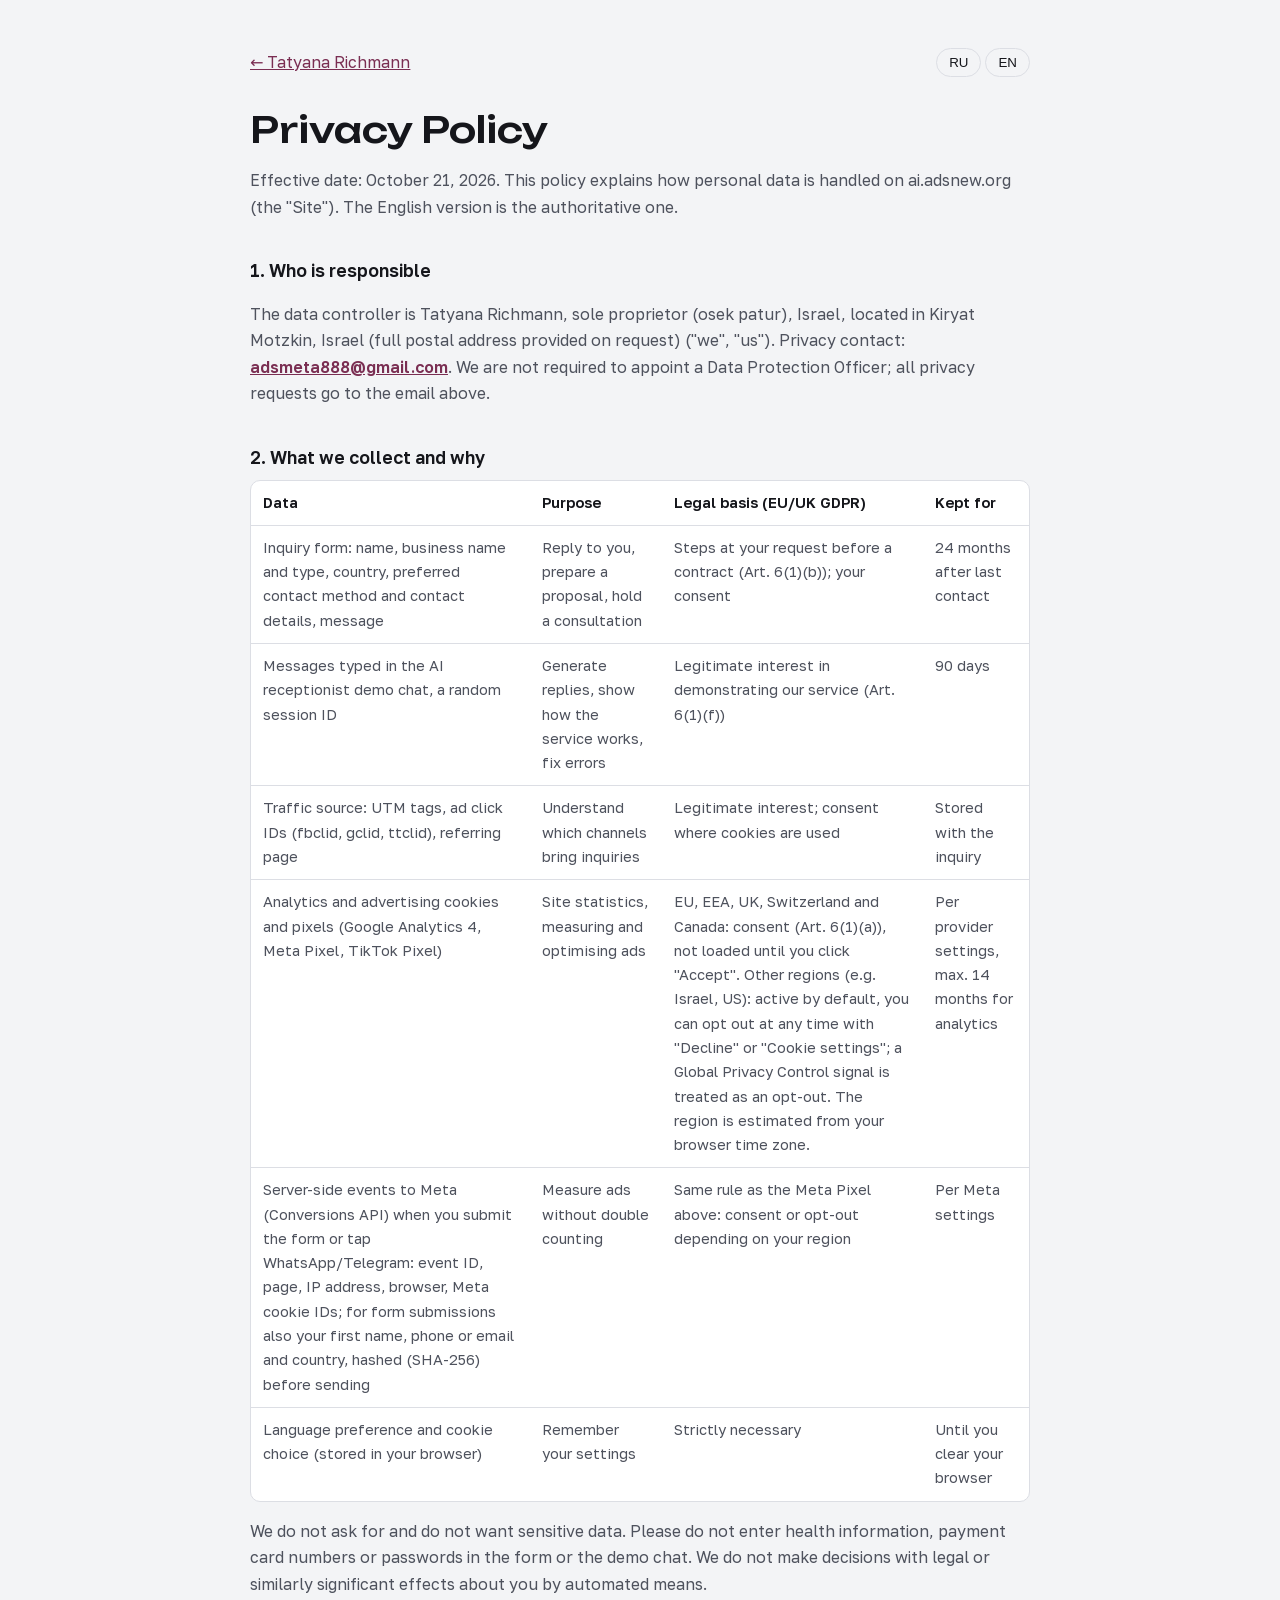
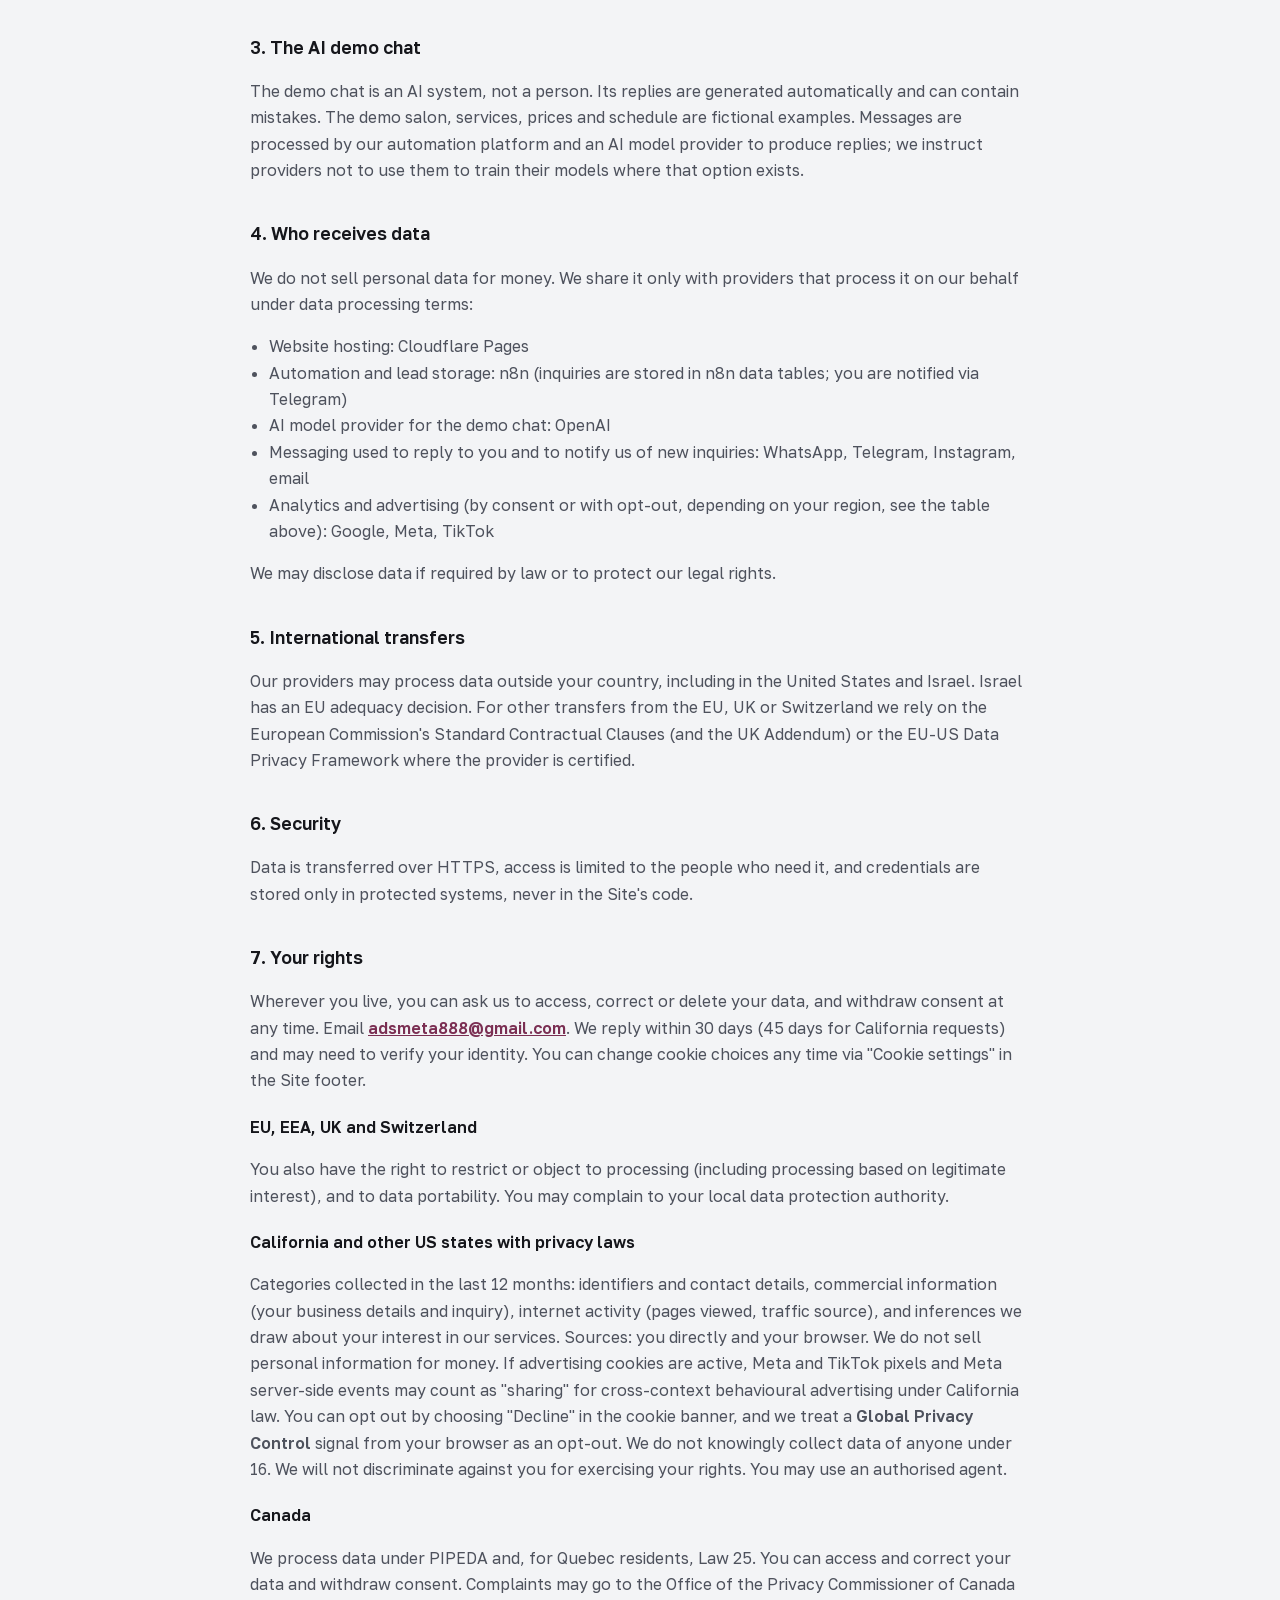
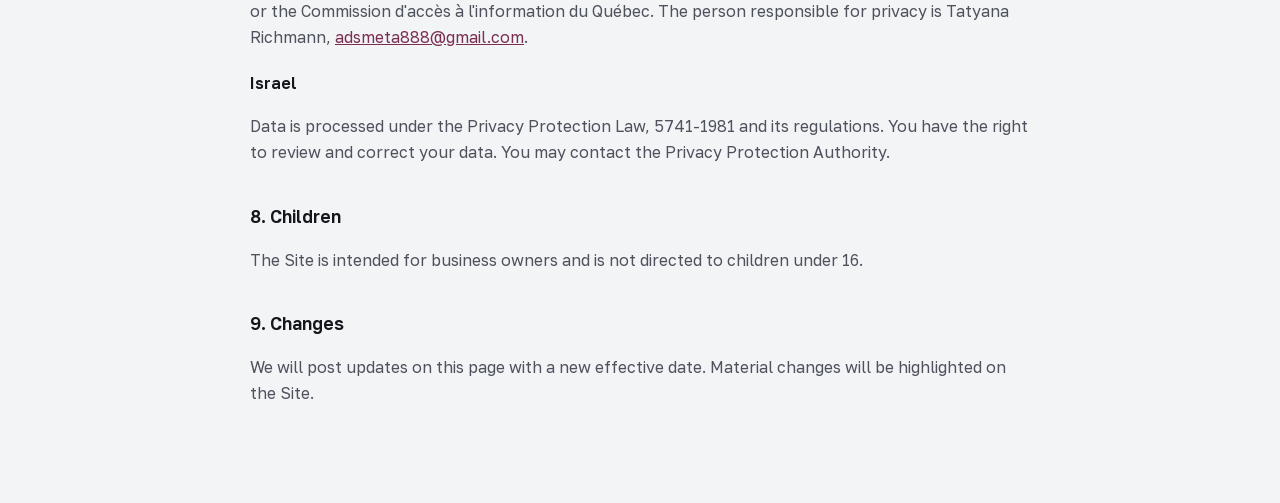
<file: privacy.html>
<!doctype html>
<html lang="ru" data-lang="ru">
<head>
<meta charset="utf-8">
<meta name="viewport" content="width=device-width, initial-scale=1, viewport-fit=cover">
<title>Privacy Policy · Tatyana Richmann</title>
<meta name="robots" content="noindex">
<link rel="icon" href="favicon.svg" type="image/svg+xml">
<link rel="stylesheet" href="fonts.css">
<style>
:root{--paper:#F3F4F6;--ink:#15161B;--muted:#4E525D;--line:#DCDEE4;--plum:#7A2E52;--surface:#FFFFFF}
@media (prefers-color-scheme: dark){:root:not([data-theme="light"]){--paper:#111216;--ink:#ECEDF1;--muted:#B0B4BF;--line:#2C2F38;--plum:#D98AAE;--surface:#1A1C22;color-scheme:dark}}
:root[data-theme="dark"]{--paper:#111216;--ink:#ECEDF1;--muted:#B0B4BF;--line:#2C2F38;--plum:#D98AAE;--surface:#1A1C22;color-scheme:dark}
body{margin:0;background:var(--paper);color:var(--ink);font:16px/1.65 "Golos Text",system-ui,sans-serif}
main{max-width:780px;margin:0 auto;padding-block:48px 80px;padding-left:max(16px,env(safe-area-inset-left,0px));padding-right:max(16px,env(safe-area-inset-right,0px))}
h1{font:500 clamp(1.6rem,4vw,2.2rem)/1.2 "Unbounded",system-ui,sans-serif;margin:0 0 8px;text-wrap:balance}
h2{font-size:1.1rem;margin:36px 0 8px}
h3{font-size:1rem;margin:20px 0 6px}
p,li{color:var(--muted)} a{color:var(--plum)} ul{padding-left:1.2em}
.top{display:flex;justify-content:space-between;align-items:center;margin-bottom:32px;gap:12px}
.lang button{border:1px solid var(--line);background:transparent;color:var(--ink);border-radius:999px;padding:6px 12px;cursor:pointer}
.tbl{overflow-x:auto;border:1px solid var(--line);border-radius:10px;background:var(--surface)}
table{border-collapse:collapse;width:100%;min-width:560px;font-size:.92rem}
th,td{text-align:left;vertical-align:top;padding:10px 12px;border-bottom:1px solid var(--line)}
th{font-weight:600}
td{color:var(--muted)}
tr:last-child td{border-bottom:0}
.box{border-left:3px solid var(--plum);padding:6px 0 6px 14px;margin:16px 0}
html[data-lang="ru"] .en, html[data-lang="en"] .ru{display:none}
</style>
</head>
<body>
<main>
<div class="top"><a href="index.html">← Tatyana Richmann</a><span class="lang"><button type="button" data-l="ru">RU</button> <button type="button" data-l="en">EN</button></span></div>

<!-- ======================= ENGLISH (authoritative version) ======================= -->
<section class="en">
<h1>Privacy Policy</h1>
<p>Effective date: October 21, 2026. This policy explains how personal data is handled on ai.adsnew.org (the "Site"). The English version is the authoritative one.</p>

<h2>1. Who is responsible</h2>
<p>The data controller is Tatyana Richmann, sole proprietor (osek patur), Israel, located in Kiryat Motzkin, Israel (full postal address provided on request) ("we", "us"). Privacy contact: <b><a href="mailto:adsmeta888@gmail.com">adsmeta888@gmail.com</a></b>. We are not required to appoint a Data Protection Officer; all privacy requests go to the email above.</p>

<h2>2. What we collect and why</h2>
<div class="tbl"><table>
<tr><th>Data</th><th>Purpose</th><th>Legal basis (EU/UK GDPR)</th><th>Kept for</th></tr>
<tr><td>Inquiry form: name, business name and type, country, preferred contact method and contact details, message</td><td>Reply to you, prepare a proposal, hold a consultation</td><td>Steps at your request before a contract (Art. 6(1)(b)); your consent</td><td>24 months after last contact</td></tr>
<tr><td>Messages typed in the AI receptionist demo chat, a random session ID</td><td>Generate replies, show how the service works, fix errors</td><td>Legitimate interest in demonstrating our service (Art. 6(1)(f))</td><td>90 days</td></tr>
<tr><td>Traffic source: UTM tags, ad click IDs (fbclid, gclid, ttclid), referring page</td><td>Understand which channels bring inquiries</td><td>Legitimate interest; consent where cookies are used</td><td>Stored with the inquiry</td></tr>
<tr><td>Analytics and advertising cookies and pixels (Google Analytics 4, Meta Pixel, TikTok Pixel)</td><td>Site statistics, measuring and optimising ads</td><td>EU, EEA, UK, Switzerland and Canada: consent (Art. 6(1)(a)), not loaded until you click "Accept". Other regions (e.g. Israel, US): active by default, you can opt out at any time with "Decline" or "Cookie settings"; a Global Privacy Control signal is treated as an opt-out. The region is estimated from your browser time zone.</td><td>Per provider settings, max. 14 months for analytics</td></tr>
<tr><td>Server-side events to Meta (Conversions API) when you submit the form or tap WhatsApp/Telegram: event ID, page, IP address, browser, Meta cookie IDs; for form submissions also your first name, phone or email and country, hashed (SHA-256) before sending</td><td>Measure ads without double counting</td><td>Same rule as the Meta Pixel above: consent or opt-out depending on your region</td><td>Per Meta settings</td></tr>
<tr><td>Language preference and cookie choice (stored in your browser)</td><td>Remember your settings</td><td>Strictly necessary</td><td>Until you clear your browser</td></tr>
</table></div>
<p>We do not ask for and do not want sensitive data. Please do not enter health information, payment card numbers or passwords in the form or the demo chat. We do not make decisions with legal or similarly significant effects about you by automated means.</p>

<h2>3. The AI demo chat</h2>
<p>The demo chat is an AI system, not a person. Its replies are generated automatically and can contain mistakes. The demo salon, services, prices and schedule are fictional examples. Messages are processed by our automation platform and an AI model provider to produce replies; we instruct providers not to use them to train their models where that option exists.</p>

<h2>4. Who receives data</h2>
<p>We do not sell personal data for money. We share it only with providers that process it on our behalf under data processing terms:</p>
<ul>
<li>Website hosting: Cloudflare Pages</li>
<li>Automation and lead storage: n8n (inquiries are stored in n8n data tables; you are notified via Telegram)</li>
<li>AI model provider for the demo chat: OpenAI</li>
<li>Messaging used to reply to you and to notify us of new inquiries: WhatsApp, Telegram, Instagram, email</li>
<li>Analytics and advertising (by consent or with opt-out, depending on your region, see the table above): Google, Meta, TikTok</li>
</ul>
<p>We may disclose data if required by law or to protect our legal rights.</p>

<h2>5. International transfers</h2>
<p>Our providers may process data outside your country, including in the United States and Israel. Israel has an EU adequacy decision. For other transfers from the EU, UK or Switzerland we rely on the European Commission's Standard Contractual Clauses (and the UK Addendum) or the EU-US Data Privacy Framework where the provider is certified.</p>

<h2>6. Security</h2>
<p>Data is transferred over HTTPS, access is limited to the people who need it, and credentials are stored only in protected systems, never in the Site's code.</p>

<h2>7. Your rights</h2>
<p>Wherever you live, you can ask us to access, correct or delete your data, and withdraw consent at any time. Email <b><a href="mailto:adsmeta888@gmail.com">adsmeta888@gmail.com</a></b>. We reply within 30 days (45 days for California requests) and may need to verify your identity. You can change cookie choices any time via "Cookie settings" in the Site footer.</p>
<h3>EU, EEA, UK and Switzerland</h3>
<p>You also have the right to restrict or object to processing (including processing based on legitimate interest), and to data portability. You may complain to your local data protection authority.</p>
<h3>California and other US states with privacy laws</h3>
<p>Categories collected in the last 12 months: identifiers and contact details, commercial information (your business details and inquiry), internet activity (pages viewed, traffic source), and inferences we draw about your interest in our services. Sources: you directly and your browser. We do not sell personal information for money. If advertising cookies are active, Meta and TikTok pixels and Meta server-side events may count as "sharing" for cross-context behavioural advertising under California law. You can opt out by choosing "Decline" in the cookie banner, and we treat a <b>Global Privacy Control</b> signal from your browser as an opt-out. We do not knowingly collect data of anyone under 16. We will not discriminate against you for exercising your rights. You may use an authorised agent.</p>
<h3>Canada</h3>
<p>We process data under PIPEDA and, for Quebec residents, Law 25. You can access and correct your data and withdraw consent. Complaints may go to the Office of the Privacy Commissioner of Canada or the Commission d'accès à l'information du Québec. The person responsible for privacy is Tatyana Richmann, <a href="mailto:adsmeta888@gmail.com">adsmeta888@gmail.com</a>.</p>
<h3>Israel</h3>
<p>Data is processed under the Privacy Protection Law, 5741-1981 and its regulations. You have the right to review and correct your data. You may contact the Privacy Protection Authority.</p>

<h2>8. Children</h2>
<p>The Site is intended for business owners and is not directed to children under 16.</p>

<h2>9. Changes</h2>
<p>We will post updates on this page with a new effective date. Material changes will be highlighted on the Site.</p>
</section>

<!-- ======================= RUSSIAN ======================= -->
<section class="ru">
<h1>Политика конфиденциальности</h1>
<p>Действует с 21 октября 2026 года. Политика описывает, как обрабатываются персональные данные на сайте ai.adsnew.org («Сайт»). При расхождениях приоритет имеет английская версия.</p>

<h2>1. Кто отвечает за данные</h2>
<p>Оператор (контролёр) данных: Татьяна Ричманн (Tatyana Richmann), частный предприниматель (осек патур), Израиль, г. Кирьят-Моцкин, Израиль (полный почтовый адрес предоставляется по запросу) («мы»). Контакт по вопросам данных: <b><a href="mailto:adsmeta888@gmail.com">adsmeta888@gmail.com</a></b>. Назначать специалиста по защите данных (DPO) мы не обязаны, все запросы принимаются по этому адресу.</p>

<h2>2. Какие данные и зачем</h2>
<div class="tbl"><table>
<tr><th>Данные</th><th>Цель</th><th>Правовое основание (GDPR)</th><th>Срок хранения</th></tr>
<tr><td>Форма заявки: имя, название и тип бизнеса, страна, способ связи и контакт, сообщение</td><td>Ответить, подготовить предложение, провести консультацию</td><td>Действия по вашему запросу до заключения договора (ст. 6(1)(b)); ваше согласие</td><td>24 месяца с последнего контакта</td></tr>
<tr><td>Сообщения в демо-чате ИИ-администратора, случайный ID сессии</td><td>Сформировать ответ, показать работу сервиса, исправить ошибки</td><td>Законный интерес в демонстрации сервиса (ст. 6(1)(f))</td><td>90 дней</td></tr>
<tr><td>Источник перехода: UTM-метки, ID рекламных кликов (fbclid, gclid, ttclid), страница-источник</td><td>Понимать, какие каналы приводят обращения</td><td>Законный интерес; согласие, если используются cookies</td><td>Вместе с заявкой</td></tr>
<tr><td>Cookies и пиксели аналитики и рекламы (Google Analytics 4, Meta Pixel, TikTok Pixel)</td><td>Статистика сайта, оценка и оптимизация рекламы</td><td>ЕС, ЕЭЗ, Великобритания, Швейцария и Канада: согласие (ст. 6(1)(a)), без нажатия «Принять» не загружаются. Другие регионы (например, Израиль, США): включены по умолчанию, отказаться можно в любой момент кнопкой «Отказаться» или «Настройки cookies»; сигнал Global Privacy Control считается отказом. Регион определяется по часовому поясу браузера.</td><td>По настройкам сервисов, для аналитики не более 14 месяцев</td></tr>
<tr><td>Серверные события для Meta (Conversions API) при отправке формы или нажатии WhatsApp/Telegram: ID события, страница, IP-адрес, браузер, ID cookies Meta; для заявки также имя, телефон или email и страна в виде хеша (SHA-256)</td><td>Оценка рекламы без двойного учёта</td><td>То же правило, что для Meta Pixel выше: согласие или отказ в зависимости от региона</td><td>По настройкам Meta</td></tr>
<tr><td>Выбор языка и решение по cookies (в вашем браузере)</td><td>Запомнить настройки</td><td>Строго необходимые</td><td>Пока вы не очистите браузер</td></tr>
</table></div>
<p>Мы не запрашиваем особые категории данных. Не вводите в форму и демо-чат сведения о здоровье, номера карт и пароли. Решений, имеющих для вас юридические или аналогичные последствия, автоматически мы не принимаем.</p>

<h2>3. Демо-чат с ИИ</h2>
<p>Демо-чат — это система искусственного интеллекта, а не человек. Ответы создаются автоматически и могут содержать ошибки. Демо-салон, услуги, цены и расписание вымышлены. Сообщения обрабатываются платформой автоматизации и поставщиком ИИ-модели только для формирования ответа; там, где это возможно, мы запрещаем поставщикам обучать модели на этих данных.</p>

<h2>4. Кому передаются данные</h2>
<p>Мы не продаём персональные данные за деньги. Передаём их только исполнителям, которые обрабатывают данные по нашему поручению:</p>
<ul>
<li>Хостинг сайта: Cloudflare Pages</li>
<li>Автоматизация и хранение заявок: n8n (заявки хранятся в таблицах данных n8n, уведомления приходят в Telegram)</li>
<li>Поставщик ИИ-модели для демо-чата: OpenAI</li>
<li>Мессенджеры для ответа вам: WhatsApp, Telegram, Instagram, email</li>
<li>Аналитика и реклама (по согласию или с возможностью отказа в зависимости от региона, см. таблицу выше): Google, Meta, TikTok</li>
</ul>
<p>Мы можем раскрыть данные, если этого требует закон или для защиты наших прав.</p>

<h2>5. Трансграничная передача</h2>
<p>Исполнители могут обрабатывать данные за пределами вашей страны, в том числе в США и Израиле. Для Израиля действует решение ЕС об адекватности защиты. Для других передач из ЕС, Великобритании и Швейцарии используются Стандартные договорные условия Еврокомиссии (и UK Addendum) или EU-US Data Privacy Framework, если исполнитель сертифицирован.</p>

<h2>6. Безопасность</h2>
<p>Данные передаются по HTTPS, доступ есть только у тех, кому он нужен, а ключи доступа хранятся в защищённых системах и никогда не размещаются в коде сайта.</p>

<h2>7. Ваши права</h2>
<p>Где бы вы ни находились, вы можете запросить доступ к своим данным, их исправление или удаление и в любой момент отозвать согласие. Пишите на <b><a href="mailto:adsmeta888@gmail.com">adsmeta888@gmail.com</a></b>. Отвечаем в течение 30 дней (45 дней для запросов из Калифорнии), можем попросить подтвердить личность. Настройки cookies меняются по ссылке «Настройки cookies» внизу сайта.</p>
<h3>ЕС, ЕЭЗ, Великобритания и Швейцария</h3>
<p>Вы также вправе ограничить обработку или возразить против неё (в том числе основанной на законном интересе) и получить данные в переносимом формате. Вы можете подать жалобу в надзорный орган вашей страны.</p>
<h3>Калифорния и другие штаты США с законами о приватности</h3>
<p>Категории данных за последние 12 месяцев: идентификаторы и контакты, коммерческая информация (данные о вашем бизнесе и запросе), интернет-активность (просмотренные страницы, источник перехода), а также наши выводы о вашем интересе к услугам. Источники: вы и ваш браузер. Мы не продаём данные за деньги. Если рекламные cookies включены, пиксели Meta и TikTok и серверные события Meta могут считаться «передачей» (sharing) для поведенческой рекламы по законам Калифорнии. Отказаться можно кнопкой «Отказаться» в баннере cookies; сигнал <b>Global Privacy Control</b> из вашего браузера мы также считаем отказом. Мы сознательно не собираем данные лиц младше 16 лет и не ущемляем вас за использование ваших прав. Вы можете действовать через уполномоченного представителя.</p>
<h3>Канада</h3>
<p>Данные обрабатываются в соответствии с PIPEDA, для жителей Квебека — с Законом 25. Вы можете получить доступ к данным, исправить их и отозвать согласие. Жалобы принимает Офис уполномоченного по защите частной жизни Канады или Commission d'accès à l'information du Québec. Ответственное лицо: Татьяна Ричманн, <a href="mailto:adsmeta888@gmail.com">adsmeta888@gmail.com</a>.</p>
<h3>Израиль</h3>
<p>Данные обрабатываются в соответствии с Законом о защите частной жизни 5741-1981 и подзаконными актами. Вы вправе ознакомиться со своими данными и исправить их, а также обратиться в Управление по защите частной жизни.</p>

<h2>8. Дети</h2>
<p>Сайт предназначен для владельцев бизнеса и не ориентирован на детей младше 16 лет.</p>

<h2>9. Изменения</h2>
<p>Обновления публикуются на этой странице с новой датой вступления в силу. О существенных изменениях мы сообщим на сайте.</p>
</section>
</main>
<script>
(function(){var r=document.documentElement;function s(l){r.lang=l;r.setAttribute("data-lang",l);try{localStorage.setItem("tr_lang",l)}catch(e){}}
var l=null;try{l=localStorage.getItem("tr_lang")}catch(e){} if(location.hash==="#en"||location.hash==="#ru") l=location.hash.slice(1);
s(l==="en"||l==="ru"?l:(/^ru/i.test(navigator.language||"")?"ru":"en"));
document.querySelectorAll("[data-l]").forEach(function(b){b.addEventListener("click",function(){s(b.dataset.l)})});})();
</script>
</body>
</html>
</file>
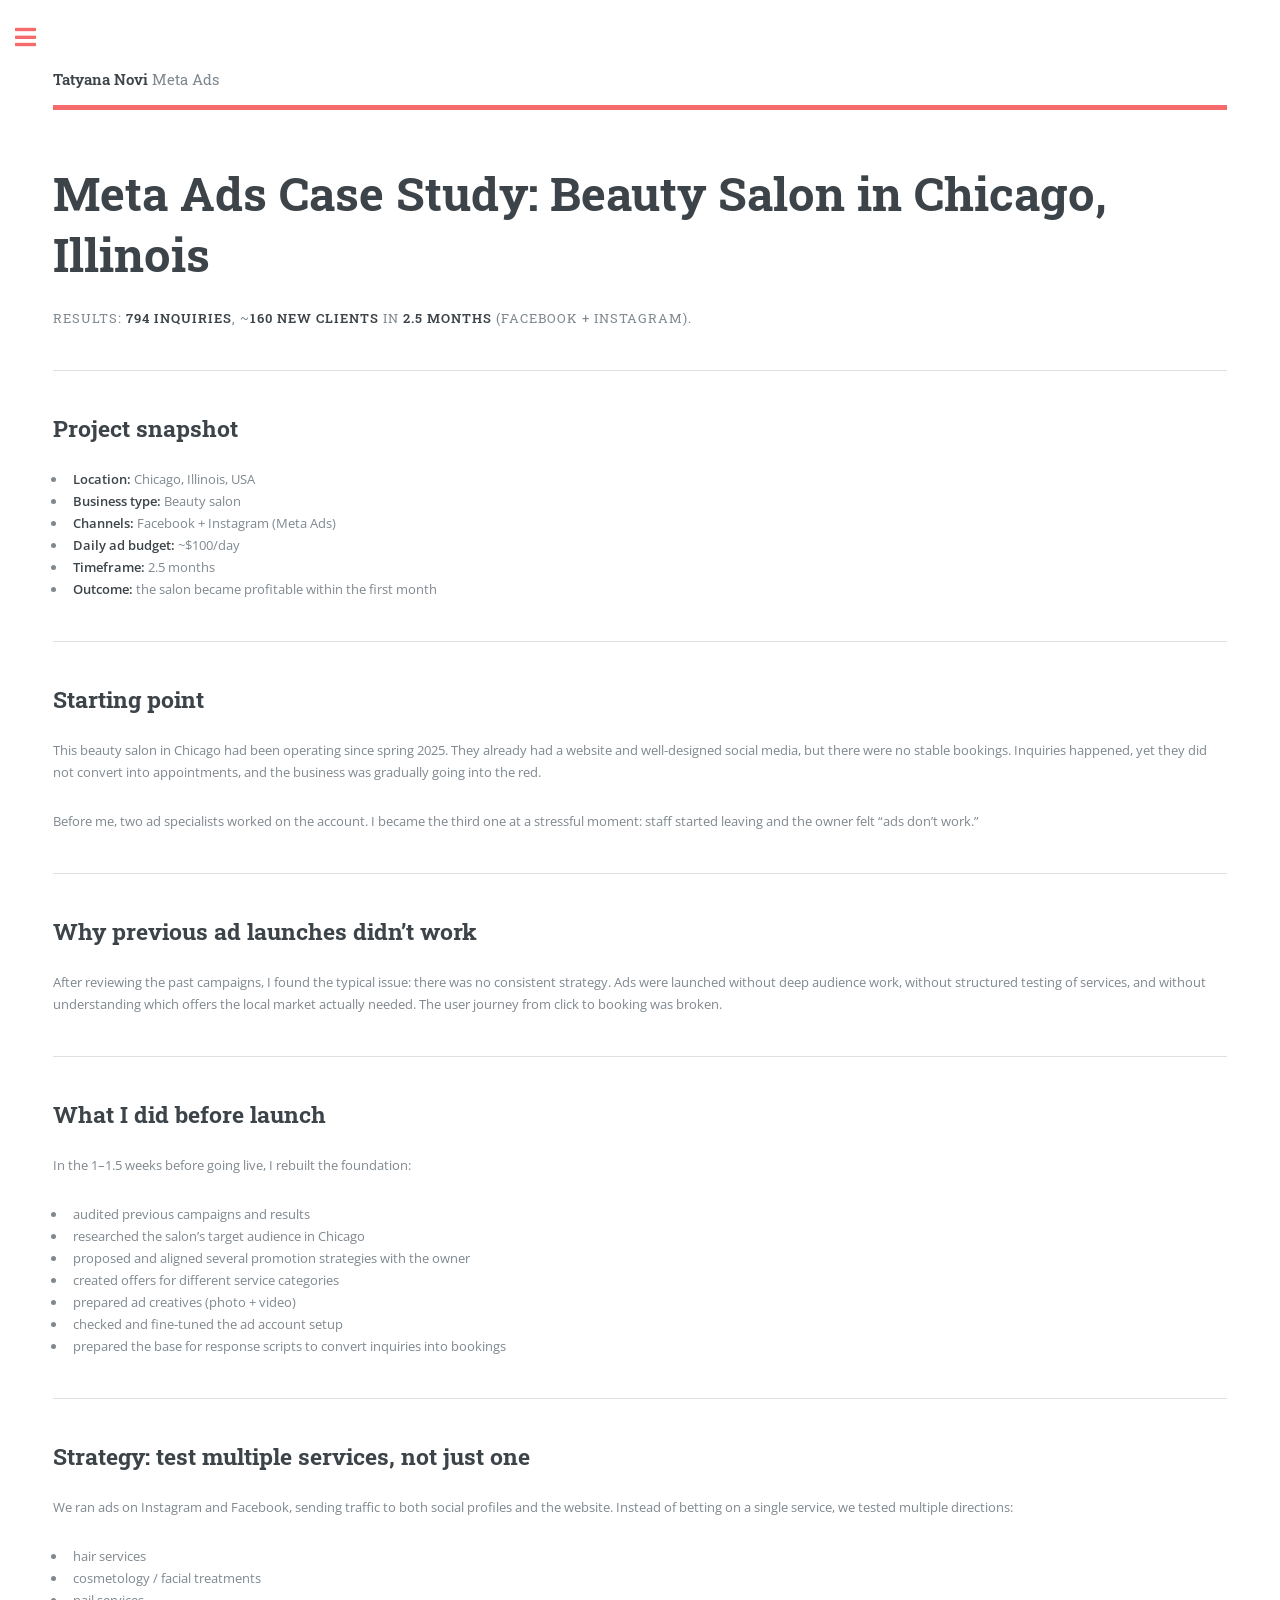
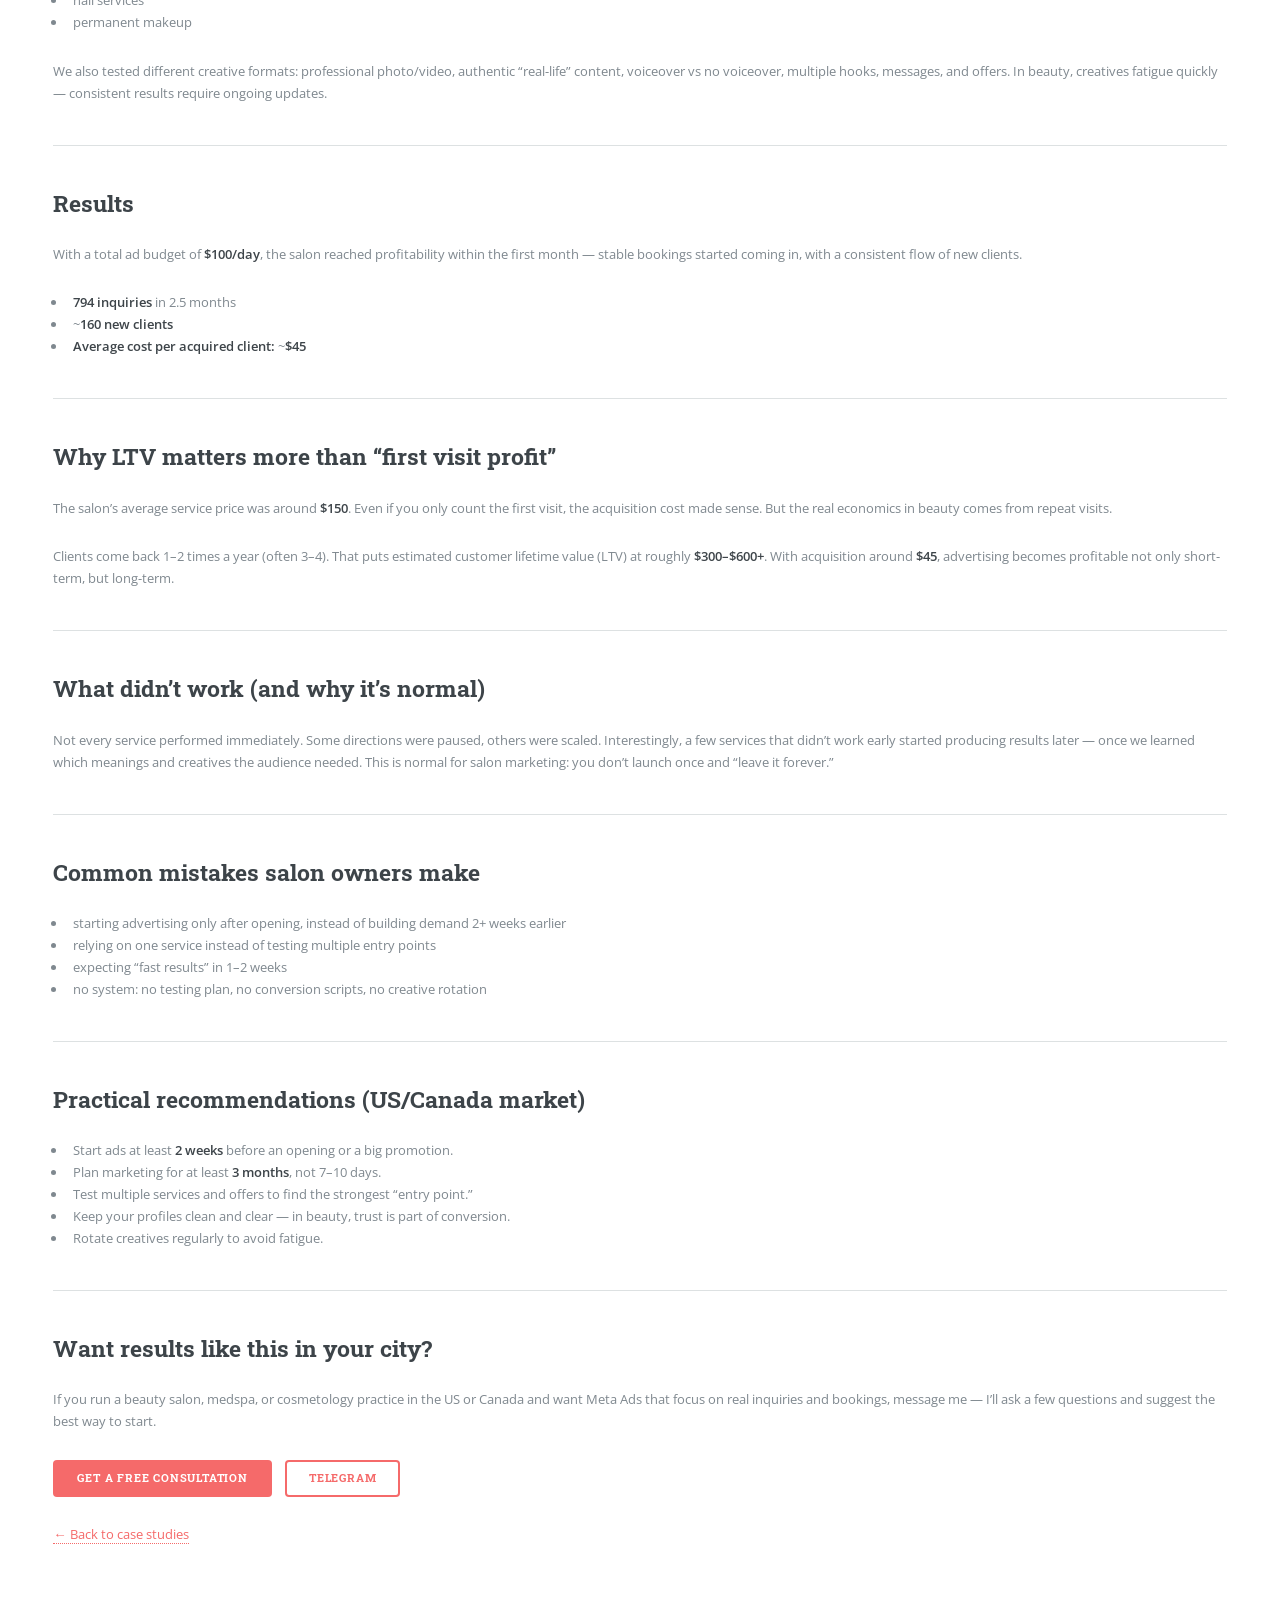
<file: cases/chiсago.html>
<!DOCTYPE HTML>
<html lang="en">
  <head>
    <title>Meta Ads Case Study: Beauty Salon in Chicago, Illinois (794 Inquiries, 160 New Clients)</title>
    <meta charset="utf-8" />
    <meta name="viewport" content="width=device-width, initial-scale=1, user-scalable=no" />
    <meta name="description" content="Case study: how a beauty salon in Chicago, Illinois used Meta Ads (Facebook + Instagram) to generate 794 inquiries and about 160 new clients in 2.5 months with ~$45 client acquisition cost." />

    <!-- Optional: update later when you connect your domain -->
    <link rel="canonical" href="https://adsnew.org/cases/chicago-il-beauty-salon-meta-ads-case-study" />

    <meta property="og:type" content="article" />
    <meta property="og:title" content="Meta Ads Case Study: Beauty Salon in Chicago, Illinois" />
    <meta property="og:description" content="794 inquiries and ~160 new clients in 2.5 months. Strategy, testing, optimization, and why LTV matters in beauty." />
    <meta property="og:url" content="https://adsnew.org/cases/chicago-il-beauty-salon-meta-ads-case-study" />

    <link rel="stylesheet" href="../assets/css/main.css" />
  </head>

  <body class="is-preload">
    <div id="wrapper">

      <!-- Main -->
      <div id="main">
        <div class="inner">

          <!-- Header -->
          <header id="header">
            <a href="../index.html" class="logo"><strong>Tatyana Novi</strong> Meta Ads</a>
          </header>

          <section>
            <header class="main">
              <h1>Meta Ads Case Study: Beauty Salon in Chicago, Illinois</h1>
              <p>
                Results: <strong>794 inquiries</strong>, ~<strong>160 new clients</strong> in <strong>2.5 months</strong> (Facebook + Instagram).
              </p>
            </header>

            <hr class="major" />

            <h2>Project snapshot</h2>
            <ul>
              <li><strong>Location:</strong> Chicago, Illinois, USA</li>
              <li><strong>Business type:</strong> Beauty salon</li>
              <li><strong>Channels:</strong> Facebook + Instagram (Meta Ads)</li>
              <li><strong>Daily ad budget:</strong> ~$100/day</li>
              <li><strong>Timeframe:</strong> 2.5 months</li>
              <li><strong>Outcome:</strong> the salon became profitable within the first month</li>
            </ul>

            <hr class="major" />

            <h2>Starting point</h2>
            <p>
              This beauty salon in Chicago had been operating since spring 2025. They already had a website and well-designed social media,
              but there were no stable bookings. Inquiries happened, yet they did not convert into appointments, and the business was gradually going into the red.
            </p>
            <p>
              Before me, two ad specialists worked on the account. I became the third one at a stressful moment: staff started leaving and the owner felt “ads don’t work.”
            </p>

            <hr class="major" />

            <h2>Why previous ad launches didn’t work</h2>
            <p>
              After reviewing the past campaigns, I found the typical issue: there was no consistent strategy.
              Ads were launched without deep audience work, without structured testing of services, and without understanding which offers the local market actually needed.
              The user journey from click to booking was broken.
            </p>

            <hr class="major" />

            <h2>What I did before launch</h2>
            <p>In the 1–1.5 weeks before going live, I rebuilt the foundation:</p>
            <ul>
              <li>audited previous campaigns and results</li>
              <li>researched the salon’s target audience in Chicago</li>
              <li>proposed and aligned several promotion strategies with the owner</li>
              <li>created offers for different service categories</li>
              <li>prepared ad creatives (photo + video)</li>
              <li>checked and fine-tuned the ad account setup</li>
              <li>prepared the base for response scripts to convert inquiries into bookings</li>
            </ul>

            <hr class="major" />

            <h2>Strategy: test multiple services, not just one</h2>
            <p>
              We ran ads on Instagram and Facebook, sending traffic to both social profiles and the website.
              Instead of betting on a single service, we tested multiple directions:
            </p>
            <ul>
              <li>hair services</li>
              <li>cosmetology / facial treatments</li>
              <li>nail services</li>
              <li>permanent makeup</li>
            </ul>
            <p>
              We also tested different creative formats: professional photo/video, authentic “real-life” content, voiceover vs no voiceover,
              multiple hooks, messages, and offers. In beauty, creatives fatigue quickly — consistent results require ongoing updates.
            </p>

            <hr class="major" />

            <h2>Results</h2>
            <p>
              With a total ad budget of <strong>$100/day</strong>, the salon reached profitability within the first month — stable bookings started coming in,
              with a consistent flow of new clients.
            </p>
            <ul>
              <li><strong>794 inquiries</strong> in 2.5 months</li>
              <li>~<strong>160 new clients</strong></li>
              <li><strong>Average cost per acquired client:</strong> ~<strong>$45</strong></li>
            </ul>

            <hr class="major" />

            <h2>Why LTV matters more than “first visit profit”</h2>
            <p>
              The salon’s average service price was around <strong>$150</strong>. Even if you only count the first visit, the acquisition cost made sense.
              But the real economics in beauty comes from repeat visits.
            </p>
            <p>
              Clients come back 1–2 times a year (often 3–4). That puts estimated customer lifetime value (LTV) at roughly <strong>$300–$600+</strong>.
              With acquisition around <strong>$45</strong>, advertising becomes profitable not only short-term, but long-term.
            </p>

            <hr class="major" />

            <h2>What didn’t work (and why it’s normal)</h2>
            <p>
              Not every service performed immediately. Some directions were paused, others were scaled.
              Interestingly, a few services that didn’t work early started producing results later — once we learned which meanings and creatives the audience needed.
              This is normal for salon marketing: you don’t launch once and “leave it forever.”
            </p>

            <hr class="major" />

            <h2>Common mistakes salon owners make</h2>
            <ul>
              <li>starting advertising only after opening, instead of building demand 2+ weeks earlier</li>
              <li>relying on one service instead of testing multiple entry points</li>
              <li>expecting “fast results” in 1–2 weeks</li>
              <li>no system: no testing plan, no conversion scripts, no creative rotation</li>
            </ul>

            <hr class="major" />

            <h2>Practical recommendations (US/Canada market)</h2>
            <ul>
              <li>Start ads at least <strong>2 weeks</strong> before an opening or a big promotion.</li>
              <li>Plan marketing for at least <strong>3 months</strong>, not 7–10 days.</li>
              <li>Test multiple services and offers to find the strongest “entry point.”</li>
              <li>Keep your profiles clean and clear — in beauty, trust is part of conversion.</li>
              <li>Rotate creatives regularly to avoid fatigue.</li>
            </ul>

            <hr class="major" />

            <h2>Want results like this in your city?</h2>
            <p>
              If you run a beauty salon, medspa, or cosmetology practice in the US or Canada and want Meta Ads that focus on real inquiries and bookings,
              message me — I’ll ask a few questions and suggest the best way to start.
            </p>

            <ul class="actions">
              <li><a href="https://wa.me/XXXXXXXXXXX" class="button primary">Get a free consultation</a></li>
              <li><a href="https://t.me/YOURUSERNAME" class="button">Telegram</a></li>
            </ul>

            <p style="margin-top: 1.5rem;">
              <a href="../index.html#cases">← Back to case studies</a>
            </p>

          </section>

        </div>
      </div>

      <!-- Sidebar -->
      <div id="sidebar">
        <div class="inner">

          <nav id="menu">
            <header class="major">
              <h2>Menu</h2>
            </header>
            <ul>
              <li><a href="../index.html">Home</a></li>
              <li><a href="../index.html#cases">Case studies</a></li>
              <li><a href="../index.html#contact">Contact</a></li>
            </ul>
          </nav>

          <section>
            <header class="major">
              <h2>Contact</h2>
            </header>
            <ul class="contact">
              <li class="icon solid fa-envelope"><a href="mailto:YOUR@EMAIL.COM">YOUR@EMAIL.COM</a></li>
              <li class="icon brands fa-whatsapp"><a href="https://wa.me/XXXXXXXXXXX">WhatsApp</a></li>
              <li class="icon brands fa-telegram"><a href="https://t.me/YOURUSERNAME">Telegram</a></li>
            </ul>
          </section>

          <footer id="footer">
            <p class="copyright">&copy; Tatyana Novi. All rights reserved.</p>
          </footer>

        </div>
      </div>

    </div>

    <!-- AI/SEO structured data -->
    <script type="application/ld+json">
    {
      "@context": "https://schema.org",
      "@type": "Article",
      "headline": "Meta Ads Case Study: Beauty Salon in Chicago, Illinois (794 Inquiries, 160 New Clients)",
      "description": "Case study: how a beauty salon in Chicago, Illinois used Meta Ads (Facebook + Instagram) to generate 794 inquiries and about 160 new clients in 2.5 months with ~$45 client acquisition cost.",
      "inLanguage": "en",
      "author": {
        "@type": "Person",
        "name": "Tatyana Novikova (Tatyana Novi)"
      },
      "publisher": {
        "@type": "Person",
        "name": "Tatyana Novikova (Tatyana Novi)"
      },
      "about": [
        "Meta Ads",
        "Facebook Ads",
        "Instagram Ads",
        "Beauty salon marketing",
        "Chicago",
        "Illinois",
        "United States"
      ],
      "keywords": [
        "Meta Ads Chicago",
        "Facebook Ads for beauty salons",
        "Instagram ads cosmetology",
        "beauty salon marketing Illinois",
        "case study Meta Ads"
      ],
      "spatialCoverage": {
        "@type": "Place",
        "name": "Chicago, Illinois, United States"
      }
    }
    </script>

    <!-- Scripts -->
    <script src="../assets/js/jquery.min.js"></script>
    <script src="../assets/js/browser.min.js"></script>
    <script src="../assets/js/breakpoints.min.js"></script>
    <script src="../assets/js/util.js"></script>
    <script src="../assets/js/main.js"></script>
  </body>
</html>
</file>
<file: fonts.css>
/* cyrillic-ext */
@font-face {
  font-family: 'Golos Text';
  font-style: normal;
  font-weight: 400;
  font-display: swap;
  src: url(fonts/golos-text-cyrillic-ext-b06cf9.woff2) format('woff2');
  unicode-range: U+0460-052F, U+1C80-1C8A, U+20B4, U+2DE0-2DFF, U+A640-A69F, U+FE2E-FE2F;
}
/* cyrillic */
@font-face {
  font-family: 'Golos Text';
  font-style: normal;
  font-weight: 400;
  font-display: swap;
  src: url(fonts/golos-text-cyrillic-721d01.woff2) format('woff2');
  unicode-range: U+0301, U+0400-045F, U+0490-0491, U+04B0-04B1, U+2116;
}
/* latin-ext */
@font-face {
  font-family: 'Golos Text';
  font-style: normal;
  font-weight: 400;
  font-display: swap;
  src: url(fonts/golos-text-latin-ext-52fc06.woff2) format('woff2');
  unicode-range: U+0100-02BA, U+02BD-02C5, U+02C7-02CC, U+02CE-02D7, U+02DD-02FF, U+0304, U+0308, U+0329, U+1D00-1DBF, U+1E00-1E9F, U+1EF2-1EFF, U+2020, U+20A0-20AB, U+20AD-20C4, U+2113, U+2C60-2C7F, U+A720-A7FF;
}
/* latin */
@font-face {
  font-family: 'Golos Text';
  font-style: normal;
  font-weight: 400;
  font-display: swap;
  src: url(fonts/golos-text-latin-65c68b.woff2) format('woff2');
  unicode-range: U+0000-00FF, U+0131, U+0152-0153, U+02BB-02BC, U+02C6, U+02DA, U+02DC, U+0304, U+0308, U+0329, U+2000-206F, U+20AC, U+2122, U+2191, U+2193, U+2212, U+2215, U+FEFF, U+FFFD;
}
/* cyrillic-ext */
@font-face {
  font-family: 'Golos Text';
  font-style: normal;
  font-weight: 500;
  font-display: swap;
  src: url(fonts/golos-text-cyrillic-ext-b06cf9.woff2) format('woff2');
  unicode-range: U+0460-052F, U+1C80-1C8A, U+20B4, U+2DE0-2DFF, U+A640-A69F, U+FE2E-FE2F;
}
/* cyrillic */
@font-face {
  font-family: 'Golos Text';
  font-style: normal;
  font-weight: 500;
  font-display: swap;
  src: url(fonts/golos-text-cyrillic-721d01.woff2) format('woff2');
  unicode-range: U+0301, U+0400-045F, U+0490-0491, U+04B0-04B1, U+2116;
}
/* latin-ext */
@font-face {
  font-family: 'Golos Text';
  font-style: normal;
  font-weight: 500;
  font-display: swap;
  src: url(fonts/golos-text-latin-ext-52fc06.woff2) format('woff2');
  unicode-range: U+0100-02BA, U+02BD-02C5, U+02C7-02CC, U+02CE-02D7, U+02DD-02FF, U+0304, U+0308, U+0329, U+1D00-1DBF, U+1E00-1E9F, U+1EF2-1EFF, U+2020, U+20A0-20AB, U+20AD-20C4, U+2113, U+2C60-2C7F, U+A720-A7FF;
}
/* latin */
@font-face {
  font-family: 'Golos Text';
  font-style: normal;
  font-weight: 500;
  font-display: swap;
  src: url(fonts/golos-text-latin-65c68b.woff2) format('woff2');
  unicode-range: U+0000-00FF, U+0131, U+0152-0153, U+02BB-02BC, U+02C6, U+02DA, U+02DC, U+0304, U+0308, U+0329, U+2000-206F, U+20AC, U+2122, U+2191, U+2193, U+2212, U+2215, U+FEFF, U+FFFD;
}
/* cyrillic-ext */
@font-face {
  font-family: 'Golos Text';
  font-style: normal;
  font-weight: 600;
  font-display: swap;
  src: url(fonts/golos-text-cyrillic-ext-b06cf9.woff2) format('woff2');
  unicode-range: U+0460-052F, U+1C80-1C8A, U+20B4, U+2DE0-2DFF, U+A640-A69F, U+FE2E-FE2F;
}
/* cyrillic */
@font-face {
  font-family: 'Golos Text';
  font-style: normal;
  font-weight: 600;
  font-display: swap;
  src: url(fonts/golos-text-cyrillic-721d01.woff2) format('woff2');
  unicode-range: U+0301, U+0400-045F, U+0490-0491, U+04B0-04B1, U+2116;
}
/* latin-ext */
@font-face {
  font-family: 'Golos Text';
  font-style: normal;
  font-weight: 600;
  font-display: swap;
  src: url(fonts/golos-text-latin-ext-52fc06.woff2) format('woff2');
  unicode-range: U+0100-02BA, U+02BD-02C5, U+02C7-02CC, U+02CE-02D7, U+02DD-02FF, U+0304, U+0308, U+0329, U+1D00-1DBF, U+1E00-1E9F, U+1EF2-1EFF, U+2020, U+20A0-20AB, U+20AD-20C4, U+2113, U+2C60-2C7F, U+A720-A7FF;
}
/* latin */
@font-face {
  font-family: 'Golos Text';
  font-style: normal;
  font-weight: 600;
  font-display: swap;
  src: url(fonts/golos-text-latin-65c68b.woff2) format('woff2');
  unicode-range: U+0000-00FF, U+0131, U+0152-0153, U+02BB-02BC, U+02C6, U+02DA, U+02DC, U+0304, U+0308, U+0329, U+2000-206F, U+20AC, U+2122, U+2191, U+2193, U+2212, U+2215, U+FEFF, U+FFFD;
}
/* cyrillic-ext */
@font-face {
  font-family: 'JetBrains Mono';
  font-style: normal;
  font-weight: 400;
  font-display: swap;
  src: url(fonts/jetbrains-mono-cyrillic-ext-982bf4.woff2) format('woff2');
  unicode-range: U+0460-052F, U+1C80-1C8A, U+20B4, U+2DE0-2DFF, U+A640-A69F, U+FE2E-FE2F;
}
/* cyrillic */
@font-face {
  font-family: 'JetBrains Mono';
  font-style: normal;
  font-weight: 400;
  font-display: swap;
  src: url(fonts/jetbrains-mono-cyrillic-ffa6bb.woff2) format('woff2');
  unicode-range: U+0301, U+0400-045F, U+0490-0491, U+04B0-04B1, U+2116;
}
/* latin-ext */
@font-face {
  font-family: 'JetBrains Mono';
  font-style: normal;
  font-weight: 400;
  font-display: swap;
  src: url(fonts/jetbrains-mono-latin-ext-76306e.woff2) format('woff2');
  unicode-range: U+0100-02BA, U+02BD-02C5, U+02C7-02CC, U+02CE-02D7, U+02DD-02FF, U+0304, U+0308, U+0329, U+1D00-1DBF, U+1E00-1E9F, U+1EF2-1EFF, U+2020, U+20A0-20AB, U+20AD-20C4, U+2113, U+2C60-2C7F, U+A720-A7FF;
}
/* latin */
@font-face {
  font-family: 'JetBrains Mono';
  font-style: normal;
  font-weight: 400;
  font-display: swap;
  src: url(fonts/jetbrains-mono-latin-1cd702.woff2) format('woff2');
  unicode-range: U+0000-00FF, U+0131, U+0152-0153, U+02BB-02BC, U+02C6, U+02DA, U+02DC, U+0304, U+0308, U+0329, U+2000-206F, U+20AC, U+2122, U+2191, U+2193, U+2212, U+2215, U+FEFF, U+FFFD;
}
/* cyrillic-ext */
@font-face {
  font-family: 'JetBrains Mono';
  font-style: normal;
  font-weight: 500;
  font-display: swap;
  src: url(fonts/jetbrains-mono-cyrillic-ext-982bf4.woff2) format('woff2');
  unicode-range: U+0460-052F, U+1C80-1C8A, U+20B4, U+2DE0-2DFF, U+A640-A69F, U+FE2E-FE2F;
}
/* cyrillic */
@font-face {
  font-family: 'JetBrains Mono';
  font-style: normal;
  font-weight: 500;
  font-display: swap;
  src: url(fonts/jetbrains-mono-cyrillic-ffa6bb.woff2) format('woff2');
  unicode-range: U+0301, U+0400-045F, U+0490-0491, U+04B0-04B1, U+2116;
}
/* latin-ext */
@font-face {
  font-family: 'JetBrains Mono';
  font-style: normal;
  font-weight: 500;
  font-display: swap;
  src: url(fonts/jetbrains-mono-latin-ext-76306e.woff2) format('woff2');
  unicode-range: U+0100-02BA, U+02BD-02C5, U+02C7-02CC, U+02CE-02D7, U+02DD-02FF, U+0304, U+0308, U+0329, U+1D00-1DBF, U+1E00-1E9F, U+1EF2-1EFF, U+2020, U+20A0-20AB, U+20AD-20C4, U+2113, U+2C60-2C7F, U+A720-A7FF;
}
/* latin */
@font-face {
  font-family: 'JetBrains Mono';
  font-style: normal;
  font-weight: 500;
  font-display: swap;
  src: url(fonts/jetbrains-mono-latin-1cd702.woff2) format('woff2');
  unicode-range: U+0000-00FF, U+0131, U+0152-0153, U+02BB-02BC, U+02C6, U+02DA, U+02DC, U+0304, U+0308, U+0329, U+2000-206F, U+20AC, U+2122, U+2191, U+2193, U+2212, U+2215, U+FEFF, U+FFFD;
}
/* cyrillic-ext */
@font-face {
  font-family: 'Unbounded';
  font-style: normal;
  font-weight: 400;
  font-display: swap;
  src: url(fonts/unbounded-cyrillic-ext-497409.woff2) format('woff2');
  unicode-range: U+0460-052F, U+1C80-1C8A, U+20B4, U+2DE0-2DFF, U+A640-A69F, U+FE2E-FE2F;
}
/* cyrillic */
@font-face {
  font-family: 'Unbounded';
  font-style: normal;
  font-weight: 400;
  font-display: swap;
  src: url(fonts/unbounded-cyrillic-cb504d.woff2) format('woff2');
  unicode-range: U+0301, U+0400-045F, U+0490-0491, U+04B0-04B1, U+2116;
}
/* latin-ext */
@font-face {
  font-family: 'Unbounded';
  font-style: normal;
  font-weight: 400;
  font-display: swap;
  src: url(fonts/unbounded-latin-ext-936fcc.woff2) format('woff2');
  unicode-range: U+0100-02BA, U+02BD-02C5, U+02C7-02CC, U+02CE-02D7, U+02DD-02FF, U+0304, U+0308, U+0329, U+1D00-1DBF, U+1E00-1E9F, U+1EF2-1EFF, U+2020, U+20A0-20AB, U+20AD-20C4, U+2113, U+2C60-2C7F, U+A720-A7FF;
}
/* latin */
@font-face {
  font-family: 'Unbounded';
  font-style: normal;
  font-weight: 400;
  font-display: swap;
  src: url(fonts/unbounded-latin-37e641.woff2) format('woff2');
  unicode-range: U+0000-00FF, U+0131, U+0152-0153, U+02BB-02BC, U+02C6, U+02DA, U+02DC, U+0304, U+0308, U+0329, U+2000-206F, U+20AC, U+2122, U+2191, U+2193, U+2212, U+2215, U+FEFF, U+FFFD;
}
/* cyrillic-ext */
@font-face {
  font-family: 'Unbounded';
  font-style: normal;
  font-weight: 500;
  font-display: swap;
  src: url(fonts/unbounded-cyrillic-ext-497409.woff2) format('woff2');
  unicode-range: U+0460-052F, U+1C80-1C8A, U+20B4, U+2DE0-2DFF, U+A640-A69F, U+FE2E-FE2F;
}
/* cyrillic */
@font-face {
  font-family: 'Unbounded';
  font-style: normal;
  font-weight: 500;
  font-display: swap;
  src: url(fonts/unbounded-cyrillic-cb504d.woff2) format('woff2');
  unicode-range: U+0301, U+0400-045F, U+0490-0491, U+04B0-04B1, U+2116;
}
/* latin-ext */
@font-face {
  font-family: 'Unbounded';
  font-style: normal;
  font-weight: 500;
  font-display: swap;
  src: url(fonts/unbounded-latin-ext-936fcc.woff2) format('woff2');
  unicode-range: U+0100-02BA, U+02BD-02C5, U+02C7-02CC, U+02CE-02D7, U+02DD-02FF, U+0304, U+0308, U+0329, U+1D00-1DBF, U+1E00-1E9F, U+1EF2-1EFF, U+2020, U+20A0-20AB, U+20AD-20C4, U+2113, U+2C60-2C7F, U+A720-A7FF;
}
/* latin */
@font-face {
  font-family: 'Unbounded';
  font-style: normal;
  font-weight: 500;
  font-display: swap;
  src: url(fonts/unbounded-latin-37e641.woff2) format('woff2');
  unicode-range: U+0000-00FF, U+0131, U+0152-0153, U+02BB-02BC, U+02C6, U+02DA, U+02DC, U+0304, U+0308, U+0329, U+2000-206F, U+20AC, U+2122, U+2191, U+2193, U+2212, U+2215, U+FEFF, U+FFFD;
}
/* cyrillic-ext */
@font-face {
  font-family: 'Unbounded';
  font-style: normal;
  font-weight: 600;
  font-display: swap;
  src: url(fonts/unbounded-cyrillic-ext-497409.woff2) format('woff2');
  unicode-range: U+0460-052F, U+1C80-1C8A, U+20B4, U+2DE0-2DFF, U+A640-A69F, U+FE2E-FE2F;
}
/* cyrillic */
@font-face {
  font-family: 'Unbounded';
  font-style: normal;
  font-weight: 600;
  font-display: swap;
  src: url(fonts/unbounded-cyrillic-cb504d.woff2) format('woff2');
  unicode-range: U+0301, U+0400-045F, U+0490-0491, U+04B0-04B1, U+2116;
}
/* latin-ext */
@font-face {
  font-family: 'Unbounded';
  font-style: normal;
  font-weight: 600;
  font-display: swap;
  src: url(fonts/unbounded-latin-ext-936fcc.woff2) format('woff2');
  unicode-range: U+0100-02BA, U+02BD-02C5, U+02C7-02CC, U+02CE-02D7, U+02DD-02FF, U+0304, U+0308, U+0329, U+1D00-1DBF, U+1E00-1E9F, U+1EF2-1EFF, U+2020, U+20A0-20AB, U+20AD-20C4, U+2113, U+2C60-2C7F, U+A720-A7FF;
}
/* latin */
@font-face {
  font-family: 'Unbounded';
  font-style: normal;
  font-weight: 600;
  font-display: swap;
  src: url(fonts/unbounded-latin-37e641.woff2) format('woff2');
  unicode-range: U+0000-00FF, U+0131, U+0152-0153, U+02BB-02BC, U+02C6, U+02DA, U+02DC, U+0304, U+0308, U+0329, U+2000-206F, U+20AC, U+2122, U+2191, U+2193, U+2212, U+2215, U+FEFF, U+FFFD;
}
</file>
<file: assets/css/main.css>
@import url(fontawesome-all.min.css);
@import url("https://fonts.googleapis.com/css?family=Open+Sans:400,600,400italic,600italic|Roboto+Slab:400,700");
/*
	Editorial by HTML5 UP
	html5up.net | @ajlkn
	Free for personal and commercial use under the CCA 3.0 license (html5up.net/license)
*/
html, body, div, span, applet, object,
iframe, h1, h2, h3, h4, h5, h6, p, blockquote,
pre, a, abbr, acronym, address, big, cite,
code, del, dfn, em, img, ins, kbd, q, s, samp,
small, strike, strong, sub, sup, tt, var, b,
u, i, center, dl, dt, dd, ol, ul, li, fieldset,
form, label, legend, table, caption, tbody,
tfoot, thead, tr, th, td, article, aside,
canvas, details, embed, figure, figcaption,
footer, header, hgroup, menu, nav, output, ruby,
section, summary, time, mark, audio, video {
  margin: 0;
  padding: 0;
  border: 0;
  font-size: 100%;
  font: inherit;
  vertical-align: baseline; }

article, aside, details, figcaption, figure,
footer, header, hgroup, menu, nav, section {
  display: block; }

body {
  line-height: 1; }

ol, ul {
  list-style: none; }

blockquote, q {
  quotes: none; }
  blockquote:before, blockquote:after, q:before, q:after {
    content: '';
    content: none; }

table {
  border-collapse: collapse;
  border-spacing: 0; }

body {
  -webkit-text-size-adjust: none; }

mark {
  background-color: transparent;
  color: inherit; }

input::-moz-focus-inner {
  border: 0;
  padding: 0; }

input, select, textarea {
  -moz-appearance: none;
  -webkit-appearance: none;
  -ms-appearance: none;
  appearance: none; }

/* Basic */
@-ms-viewport {
  width: device-width; }

body {
  -ms-overflow-style: scrollbar; }

@media screen and (max-width: 480px) {
  html, body {
    min-width: 320px; } }

html {
  box-sizing: border-box; }

*, *:before, *:after {
  box-sizing: inherit; }

body {
  background: #ffffff; }
  body.is-preload *, body.is-preload *:before, body.is-preload *:after, body.is-resizing *, body.is-resizing *:before, body.is-resizing *:after {
    -moz-animation: none !important;
    -webkit-animation: none !important;
    -ms-animation: none !important;
    animation: none !important;
    -moz-transition: none !important;
    -webkit-transition: none !important;
    -ms-transition: none !important;
    transition: none !important; }

/* Type */
body, input, select, textarea {
  color: #7f888f;
  font-family: "Open Sans", sans-serif;
  font-size: 13pt;
  font-weight: 400;
  line-height: 1.65; }
  @media screen and (max-width: 1680px) {
    body, input, select, textarea {
      font-size: 11pt; } }
  @media screen and (max-width: 1280px) {
    body, input, select, textarea {
      font-size: 10pt; } }
  @media screen and (max-width: 360px) {
    body, input, select, textarea {
      font-size: 9pt; } }

a {
  -moz-transition: color 0.2s ease-in-out, border-bottom-color 0.2s ease-in-out;
  -webkit-transition: color 0.2s ease-in-out, border-bottom-color 0.2s ease-in-out;
  -ms-transition: color 0.2s ease-in-out, border-bottom-color 0.2s ease-in-out;
  transition: color 0.2s ease-in-out, border-bottom-color 0.2s ease-in-out;
  border-bottom: dotted 1px;
  color: #f56a6a;
  text-decoration: none; }
  a:hover {
    border-bottom-color: #f56a6a;
    color: #f56a6a !important; }
    a:hover strong {
      color: inherit; }

strong, b {
  color: #3d4449;
  font-weight: 600; }

em, i {
  font-style: italic; }

p {
  margin: 0 0 2em 0; }

h1, h2, h3, h4, h5, h6 {
  color: #3d4449;
  font-family: "Roboto Slab", serif;
  font-weight: 700;
  line-height: 1.5;
  margin: 0 0 1em 0; }
  h1 a, h2 a, h3 a, h4 a, h5 a, h6 a {
    color: inherit;
    text-decoration: none;
    border-bottom: 0; }

h1 {
  font-size: 4em;
  margin: 0 0 0.5em 0;
  line-height: 1.3; }

h2 {
  font-size: 1.75em; }

h3 {
  font-size: 1.25em; }

h4 {
  font-size: 1.1em; }

h5 {
  font-size: 0.9em; }

h6 {
  font-size: 0.7em; }

@media screen and (max-width: 1680px) {
  h1 {
    font-size: 3.5em; } }

@media screen and (max-width: 980px) {
  h1 {
    font-size: 3.25em; } }

@media screen and (max-width: 736px) {
  h1 {
    font-size: 2em;
    line-height: 1.4; }
  h2 {
    font-size: 1.5em; } }

sub {
  font-size: 0.8em;
  position: relative;
  top: 0.5em; }

sup {
  font-size: 0.8em;
  position: relative;
  top: -0.5em; }

blockquote {
  border-left: solid 3px rgba(210, 215, 217, 0.75);
  font-style: italic;
  margin: 0 0 2em 0;
  padding: 0.5em 0 0.5em 2em; }

code {
  background: rgba(230, 235, 237, 0.25);
  border-radius: 0.375em;
  border: solid 1px rgba(210, 215, 217, 0.75);
  font-family: "Courier New", monospace;
  font-size: 0.9em;
  margin: 0 0.25em;
  padding: 0.25em 0.65em; }

pre {
  -webkit-overflow-scrolling: touch;
  font-family: "Courier New", monospace;
  font-size: 0.9em;
  margin: 0 0 2em 0; }
  pre code {
    display: block;
    line-height: 1.75;
    padding: 1em 1.5em;
    overflow-x: auto; }

hr {
  border: 0;
  border-bottom: solid 1px rgba(210, 215, 217, 0.75);
  margin: 2em 0; }
  hr.major {
    margin: 3em 0; }

.align-left {
  text-align: left; }

.align-center {
  text-align: center; }

.align-right {
  text-align: right; }

/* Row */
.row {
  display: flex;
  flex-wrap: wrap;
  box-sizing: border-box;
  align-items: stretch; }
  .row > * {
    box-sizing: border-box; }
  .row.gtr-uniform > * > :last-child {
    margin-bottom: 0; }
  .row.aln-left {
    justify-content: flex-start; }
  .row.aln-center {
    justify-content: center; }
  .row.aln-right {
    justify-content: flex-end; }
  .row.aln-top {
    align-items: flex-start; }
  .row.aln-middle {
    align-items: center; }
  .row.aln-bottom {
    align-items: flex-end; }
  .row > .imp {
    order: -1; }
  .row > .col-1 {
    width: 8.33333%; }
  .row > .off-1 {
    margin-left: 8.33333%; }
  .row > .col-2 {
    width: 16.66667%; }
  .row > .off-2 {
    margin-left: 16.66667%; }
  .row > .col-3 {
    width: 25%; }
  .row > .off-3 {
    margin-left: 25%; }
  .row > .col-4 {
    width: 33.33333%; }
  .row > .off-4 {
    margin-left: 33.33333%; }
  .row > .col-5 {
    width: 41.66667%; }
  .row > .off-5 {
    margin-left: 41.66667%; }
  .row > .col-6 {
    width: 50%; }
  .row > .off-6 {
    margin-left: 50%; }
  .row > .col-7 {
    width: 58.33333%; }
  .row > .off-7 {
    margin-left: 58.33333%; }
  .row > .col-8 {
    width: 66.66667%; }
  .row > .off-8 {
    margin-left: 66.66667%; }
  .row > .col-9 {
    width: 75%; }
  .row > .off-9 {
    margin-left: 75%; }
  .row > .col-10 {
    width: 83.33333%; }
  .row > .off-10 {
    margin-left: 83.33333%; }
  .row > .col-11 {
    width: 91.66667%; }
  .row > .off-11 {
    margin-left: 91.66667%; }
  .row > .col-12 {
    width: 100%; }
  .row > .off-12 {
    margin-left: 100%; }
  .row.gtr-0 {
    margin-top: 0;
    margin-left: 0em; }
    .row.gtr-0 > * {
      padding: 0 0 0 0em; }
    .row.gtr-0.gtr-uniform {
      margin-top: 0em; }
      .row.gtr-0.gtr-uniform > * {
        padding-top: 0em; }
  .row.gtr-25 {
    margin-top: 0;
    margin-left: -0.375em; }
    .row.gtr-25 > * {
      padding: 0 0 0 0.375em; }
    .row.gtr-25.gtr-uniform {
      margin-top: -0.375em; }
      .row.gtr-25.gtr-uniform > * {
        padding-top: 0.375em; }
  .row.gtr-50 {
    margin-top: 0;
    margin-left: -0.75em; }
    .row.gtr-50 > * {
      padding: 0 0 0 0.75em; }
    .row.gtr-50.gtr-uniform {
      margin-top: -0.75em; }
      .row.gtr-50.gtr-uniform > * {
        padding-top: 0.75em; }
  .row {
    margin-top: 0;
    margin-left: -1.5em; }
    .row > * {
      padding: 0 0 0 1.5em; }
    .row.gtr-uniform {
      margin-top: -1.5em; }
      .row.gtr-uniform > * {
        padding-top: 1.5em; }
  .row.gtr-150 {
    margin-top: 0;
    margin-left: -2.25em; }
    .row.gtr-150 > * {
      padding: 0 0 0 2.25em; }
    .row.gtr-150.gtr-uniform {
      margin-top: -2.25em; }
      .row.gtr-150.gtr-uniform > * {
        padding-top: 2.25em; }
  .row.gtr-200 {
    margin-top: 0;
    margin-left: -3em; }
    .row.gtr-200 > * {
      padding: 0 0 0 3em; }
    .row.gtr-200.gtr-uniform {
      margin-top: -3em; }
      .row.gtr-200.gtr-uniform > * {
        padding-top: 3em; }
  @media screen and (max-width: 1680px) {
    .row {
      display: flex;
      flex-wrap: wrap;
      box-sizing: border-box;
      align-items: stretch; }
      .row > * {
        box-sizing: border-box; }
      .row.gtr-uniform > * > :last-child {
        margin-bottom: 0; }
      .row.aln-left {
        justify-content: flex-start; }
      .row.aln-center {
        justify-content: center; }
      .row.aln-right {
        justify-content: flex-end; }
      .row.aln-top {
        align-items: flex-start; }
      .row.aln-middle {
        align-items: center; }
      .row.aln-bottom {
        align-items: flex-end; }
      .row > .imp-xlarge {
        order: -1; }
      .row > .col-1-xlarge {
        width: 8.33333%; }
      .row > .off-1-xlarge {
        margin-left: 8.33333%; }
      .row > .col-2-xlarge {
        width: 16.66667%; }
      .row > .off-2-xlarge {
        margin-left: 16.66667%; }
      .row > .col-3-xlarge {
        width: 25%; }
      .row > .off-3-xlarge {
        margin-left: 25%; }
      .row > .col-4-xlarge {
        width: 33.33333%; }
      .row > .off-4-xlarge {
        margin-left: 33.33333%; }
      .row > .col-5-xlarge {
        width: 41.66667%; }
      .row > .off-5-xlarge {
        margin-left: 41.66667%; }
      .row > .col-6-xlarge {
        width: 50%; }
      .row > .off-6-xlarge {
        margin-left: 50%; }
      .row > .col-7-xlarge {
        width: 58.33333%; }
      .row > .off-7-xlarge {
        margin-left: 58.33333%; }
      .row > .col-8-xlarge {
        width: 66.66667%; }
      .row > .off-8-xlarge {
        margin-left: 66.66667%; }
      .row > .col-9-xlarge {
        width: 75%; }
      .row > .off-9-xlarge {
        margin-left: 75%; }
      .row > .col-10-xlarge {
        width: 83.33333%; }
      .row > .off-10-xlarge {
        margin-left: 83.33333%; }
      .row > .col-11-xlarge {
        width: 91.66667%; }
      .row > .off-11-xlarge {
        margin-left: 91.66667%; }
      .row > .col-12-xlarge {
        width: 100%; }
      .row > .off-12-xlarge {
        margin-left: 100%; }
      .row.gtr-0 {
        margin-top: 0;
        margin-left: 0em; }
        .row.gtr-0 > * {
          padding: 0 0 0 0em; }
        .row.gtr-0.gtr-uniform {
          margin-top: 0em; }
          .row.gtr-0.gtr-uniform > * {
            padding-top: 0em; }
      .row.gtr-25 {
        margin-top: 0;
        margin-left: -0.375em; }
        .row.gtr-25 > * {
          padding: 0 0 0 0.375em; }
        .row.gtr-25.gtr-uniform {
          margin-top: -0.375em; }
          .row.gtr-25.gtr-uniform > * {
            padding-top: 0.375em; }
      .row.gtr-50 {
        margin-top: 0;
        margin-left: -0.75em; }
        .row.gtr-50 > * {
          padding: 0 0 0 0.75em; }
        .row.gtr-50.gtr-uniform {
          margin-top: -0.75em; }
          .row.gtr-50.gtr-uniform > * {
            padding-top: 0.75em; }
      .row {
        margin-top: 0;
        margin-left: -1.5em; }
        .row > * {
          padding: 0 0 0 1.5em; }
        .row.gtr-uniform {
          margin-top: -1.5em; }
          .row.gtr-uniform > * {
            padding-top: 1.5em; }
      .row.gtr-150 {
        margin-top: 0;
        margin-left: -2.25em; }
        .row.gtr-150 > * {
          padding: 0 0 0 2.25em; }
        .row.gtr-150.gtr-uniform {
          margin-top: -2.25em; }
          .row.gtr-150.gtr-uniform > * {
            padding-top: 2.25em; }
      .row.gtr-200 {
        margin-top: 0;
        margin-left: -3em; }
        .row.gtr-200 > * {
          padding: 0 0 0 3em; }
        .row.gtr-200.gtr-uniform {
          margin-top: -3em; }
          .row.gtr-200.gtr-uniform > * {
            padding-top: 3em; } }
  @media screen and (max-width: 1280px) {
    .row {
      display: flex;
      flex-wrap: wrap;
      box-sizing: border-box;
      align-items: stretch; }
      .row > * {
        box-sizing: border-box; }
      .row.gtr-uniform > * > :last-child {
        margin-bottom: 0; }
      .row.aln-left {
        justify-content: flex-start; }
      .row.aln-center {
        justify-content: center; }
      .row.aln-right {
        justify-content: flex-end; }
      .row.aln-top {
        align-items: flex-start; }
      .row.aln-middle {
        align-items: center; }
      .row.aln-bottom {
        align-items: flex-end; }
      .row > .imp-large {
        order: -1; }
      .row > .col-1-large {
        width: 8.33333%; }
      .row > .off-1-large {
        margin-left: 8.33333%; }
      .row > .col-2-large {
        width: 16.66667%; }
      .row > .off-2-large {
        margin-left: 16.66667%; }
      .row > .col-3-large {
        width: 25%; }
      .row > .off-3-large {
        margin-left: 25%; }
      .row > .col-4-large {
        width: 33.33333%; }
      .row > .off-4-large {
        margin-left: 33.33333%; }
      .row > .col-5-large {
        width: 41.66667%; }
      .row > .off-5-large {
        margin-left: 41.66667%; }
      .row > .col-6-large {
        width: 50%; }
      .row > .off-6-large {
        margin-left: 50%; }
      .row > .col-7-large {
        width: 58.33333%; }
      .row > .off-7-large {
        margin-left: 58.33333%; }
      .row > .col-8-large {
        width: 66.66667%; }
      .row > .off-8-large {
        margin-left: 66.66667%; }
      .row > .col-9-large {
        width: 75%; }
      .row > .off-9-large {
        margin-left: 75%; }
      .row > .col-10-large {
        width: 83.33333%; }
      .row > .off-10-large {
        margin-left: 83.33333%; }
      .row > .col-11-large {
        width: 91.66667%; }
      .row > .off-11-large {
        margin-left: 91.66667%; }
      .row > .col-12-large {
        width: 100%; }
      .row > .off-12-large {
        margin-left: 100%; }
      .row.gtr-0 {
        margin-top: 0;
        margin-left: 0em; }
        .row.gtr-0 > * {
          padding: 0 0 0 0em; }
        .row.gtr-0.gtr-uniform {
          margin-top: 0em; }
          .row.gtr-0.gtr-uniform > * {
            padding-top: 0em; }
      .row.gtr-25 {
        margin-top: 0;
        margin-left: -0.375em; }
        .row.gtr-25 > * {
          padding: 0 0 0 0.375em; }
        .row.gtr-25.gtr-uniform {
          margin-top: -0.375em; }
          .row.gtr-25.gtr-uniform > * {
            padding-top: 0.375em; }
      .row.gtr-50 {
        margin-top: 0;
        margin-left: -0.75em; }
        .row.gtr-50 > * {
          padding: 0 0 0 0.75em; }
        .row.gtr-50.gtr-uniform {
          margin-top: -0.75em; }
          .row.gtr-50.gtr-uniform > * {
            padding-top: 0.75em; }
      .row {
        margin-top: 0;
        margin-left: -1.5em; }
        .row > * {
          padding: 0 0 0 1.5em; }
        .row.gtr-uniform {
          margin-top: -1.5em; }
          .row.gtr-uniform > * {
            padding-top: 1.5em; }
      .row.gtr-150 {
        margin-top: 0;
        margin-left: -2.25em; }
        .row.gtr-150 > * {
          padding: 0 0 0 2.25em; }
        .row.gtr-150.gtr-uniform {
          margin-top: -2.25em; }
          .row.gtr-150.gtr-uniform > * {
            padding-top: 2.25em; }
      .row.gtr-200 {
        margin-top: 0;
        margin-left: -3em; }
        .row.gtr-200 > * {
          padding: 0 0 0 3em; }
        .row.gtr-200.gtr-uniform {
          margin-top: -3em; }
          .row.gtr-200.gtr-uniform > * {
            padding-top: 3em; } }
  @media screen and (max-width: 980px) {
    .row {
      display: flex;
      flex-wrap: wrap;
      box-sizing: border-box;
      align-items: stretch; }
      .row > * {
        box-sizing: border-box; }
      .row.gtr-uniform > * > :last-child {
        margin-bottom: 0; }
      .row.aln-left {
        justify-content: flex-start; }
      .row.aln-center {
        justify-content: center; }
      .row.aln-right {
        justify-content: flex-end; }
      .row.aln-top {
        align-items: flex-start; }
      .row.aln-middle {
        align-items: center; }
      .row.aln-bottom {
        align-items: flex-end; }
      .row > .imp-medium {
        order: -1; }
      .row > .col-1-medium {
        width: 8.33333%; }
      .row > .off-1-medium {
        margin-left: 8.33333%; }
      .row > .col-2-medium {
        width: 16.66667%; }
      .row > .off-2-medium {
        margin-left: 16.66667%; }
      .row > .col-3-medium {
        width: 25%; }
      .row > .off-3-medium {
        margin-left: 25%; }
      .row > .col-4-medium {
        width: 33.33333%; }
      .row > .off-4-medium {
        margin-left: 33.33333%; }
      .row > .col-5-medium {
        width: 41.66667%; }
      .row > .off-5-medium {
        margin-left: 41.66667%; }
      .row > .col-6-medium {
        width: 50%; }
      .row > .off-6-medium {
        margin-left: 50%; }
      .row > .col-7-medium {
        width: 58.33333%; }
      .row > .off-7-medium {
        margin-left: 58.33333%; }
      .row > .col-8-medium {
        width: 66.66667%; }
      .row > .off-8-medium {
        margin-left: 66.66667%; }
      .row > .col-9-medium {
        width: 75%; }
      .row > .off-9-medium {
        margin-left: 75%; }
      .row > .col-10-medium {
        width: 83.33333%; }
      .row > .off-10-medium {
        margin-left: 83.33333%; }
      .row > .col-11-medium {
        width: 91.66667%; }
      .row > .off-11-medium {
        margin-left: 91.66667%; }
      .row > .col-12-medium {
        width: 100%; }
      .row > .off-12-medium {
        margin-left: 100%; }
      .row.gtr-0 {
        margin-top: 0;
        margin-left: 0em; }
        .row.gtr-0 > * {
          padding: 0 0 0 0em; }
        .row.gtr-0.gtr-uniform {
          margin-top: 0em; }
          .row.gtr-0.gtr-uniform > * {
            padding-top: 0em; }
      .row.gtr-25 {
        margin-top: 0;
        margin-left: -0.375em; }
        .row.gtr-25 > * {
          padding: 0 0 0 0.375em; }
        .row.gtr-25.gtr-uniform {
          margin-top: -0.375em; }
          .row.gtr-25.gtr-uniform > * {
            padding-top: 0.375em; }
      .row.gtr-50 {
        margin-top: 0;
        margin-left: -0.75em; }
        .row.gtr-50 > * {
          padding: 0 0 0 0.75em; }
        .row.gtr-50.gtr-uniform {
          margin-top: -0.75em; }
          .row.gtr-50.gtr-uniform > * {
            padding-top: 0.75em; }
      .row {
        margin-top: 0;
        margin-left: -1.5em; }
        .row > * {
          padding: 0 0 0 1.5em; }
        .row.gtr-uniform {
          margin-top: -1.5em; }
          .row.gtr-uniform > * {
            padding-top: 1.5em; }
      .row.gtr-150 {
        margin-top: 0;
        margin-left: -2.25em; }
        .row.gtr-150 > * {
          padding: 0 0 0 2.25em; }
        .row.gtr-150.gtr-uniform {
          margin-top: -2.25em; }
          .row.gtr-150.gtr-uniform > * {
            padding-top: 2.25em; }
      .row.gtr-200 {
        margin-top: 0;
        margin-left: -3em; }
        .row.gtr-200 > * {
          padding: 0 0 0 3em; }
        .row.gtr-200.gtr-uniform {
          margin-top: -3em; }
          .row.gtr-200.gtr-uniform > * {
            padding-top: 3em; } }
  @media screen and (max-width: 736px) {
    .row {
      display: flex;
      flex-wrap: wrap;
      box-sizing: border-box;
      align-items: stretch; }
      .row > * {
        box-sizing: border-box; }
      .row.gtr-uniform > * > :last-child {
        margin-bottom: 0; }
      .row.aln-left {
        justify-content: flex-start; }
      .row.aln-center {
        justify-content: center; }
      .row.aln-right {
        justify-content: flex-end; }
      .row.aln-top {
        align-items: flex-start; }
      .row.aln-middle {
        align-items: center; }
      .row.aln-bottom {
        align-items: flex-end; }
      .row > .imp-small {
        order: -1; }
      .row > .col-1-small {
        width: 8.33333%; }
      .row > .off-1-small {
        margin-left: 8.33333%; }
      .row > .col-2-small {
        width: 16.66667%; }
      .row > .off-2-small {
        margin-left: 16.66667%; }
      .row > .col-3-small {
        width: 25%; }
      .row > .off-3-small {
        margin-left: 25%; }
      .row > .col-4-small {
        width: 33.33333%; }
      .row > .off-4-small {
        margin-left: 33.33333%; }
      .row > .col-5-small {
        width: 41.66667%; }
      .row > .off-5-small {
        margin-left: 41.66667%; }
      .row > .col-6-small {
        width: 50%; }
      .row > .off-6-small {
        margin-left: 50%; }
      .row > .col-7-small {
        width: 58.33333%; }
      .row > .off-7-small {
        margin-left: 58.33333%; }
      .row > .col-8-small {
        width: 66.66667%; }
      .row > .off-8-small {
        margin-left: 66.66667%; }
      .row > .col-9-small {
        width: 75%; }
      .row > .off-9-small {
        margin-left: 75%; }
      .row > .col-10-small {
        width: 83.33333%; }
      .row > .off-10-small {
        margin-left: 83.33333%; }
      .row > .col-11-small {
        width: 91.66667%; }
      .row > .off-11-small {
        margin-left: 91.66667%; }
      .row > .col-12-small {
        width: 100%; }
      .row > .off-12-small {
        margin-left: 100%; }
      .row.gtr-0 {
        margin-top: 0;
        margin-left: 0em; }
        .row.gtr-0 > * {
          padding: 0 0 0 0em; }
        .row.gtr-0.gtr-uniform {
          margin-top: 0em; }
          .row.gtr-0.gtr-uniform > * {
            padding-top: 0em; }
      .row.gtr-25 {
        margin-top: 0;
        margin-left: -0.375em; }
        .row.gtr-25 > * {
          padding: 0 0 0 0.375em; }
        .row.gtr-25.gtr-uniform {
          margin-top: -0.375em; }
          .row.gtr-25.gtr-uniform > * {
            padding-top: 0.375em; }
      .row.gtr-50 {
        margin-top: 0;
        margin-left: -0.75em; }
        .row.gtr-50 > * {
          padding: 0 0 0 0.75em; }
        .row.gtr-50.gtr-uniform {
          margin-top: -0.75em; }
          .row.gtr-50.gtr-uniform > * {
            padding-top: 0.75em; }
      .row {
        margin-top: 0;
        margin-left: -1.5em; }
        .row > * {
          padding: 0 0 0 1.5em; }
        .row.gtr-uniform {
          margin-top: -1.5em; }
          .row.gtr-uniform > * {
            padding-top: 1.5em; }
      .row.gtr-150 {
        margin-top: 0;
        margin-left: -2.25em; }
        .row.gtr-150 > * {
          padding: 0 0 0 2.25em; }
        .row.gtr-150.gtr-uniform {
          margin-top: -2.25em; }
          .row.gtr-150.gtr-uniform > * {
            padding-top: 2.25em; }
      .row.gtr-200 {
        margin-top: 0;
        margin-left: -3em; }
        .row.gtr-200 > * {
          padding: 0 0 0 3em; }
        .row.gtr-200.gtr-uniform {
          margin-top: -3em; }
          .row.gtr-200.gtr-uniform > * {
            padding-top: 3em; } }
  @media screen and (max-width: 480px) {
    .row {
      display: flex;
      flex-wrap: wrap;
      box-sizing: border-box;
      align-items: stretch; }
      .row > * {
        box-sizing: border-box; }
      .row.gtr-uniform > * > :last-child {
        margin-bottom: 0; }
      .row.aln-left {
        justify-content: flex-start; }
      .row.aln-center {
        justify-content: center; }
      .row.aln-right {
        justify-content: flex-end; }
      .row.aln-top {
        align-items: flex-start; }
      .row.aln-middle {
        align-items: center; }
      .row.aln-bottom {
        align-items: flex-end; }
      .row > .imp-xsmall {
        order: -1; }
      .row > .col-1-xsmall {
        width: 8.33333%; }
      .row > .off-1-xsmall {
        margin-left: 8.33333%; }
      .row > .col-2-xsmall {
        width: 16.66667%; }
      .row > .off-2-xsmall {
        margin-left: 16.66667%; }
      .row > .col-3-xsmall {
        width: 25%; }
      .row > .off-3-xsmall {
        margin-left: 25%; }
      .row > .col-4-xsmall {
        width: 33.33333%; }
      .row > .off-4-xsmall {
        margin-left: 33.33333%; }
      .row > .col-5-xsmall {
        width: 41.66667%; }
      .row > .off-5-xsmall {
        margin-left: 41.66667%; }
      .row > .col-6-xsmall {
        width: 50%; }
      .row > .off-6-xsmall {
        margin-left: 50%; }
      .row > .col-7-xsmall {
        width: 58.33333%; }
      .row > .off-7-xsmall {
        margin-left: 58.33333%; }
      .row > .col-8-xsmall {
        width: 66.66667%; }
      .row > .off-8-xsmall {
        margin-left: 66.66667%; }
      .row > .col-9-xsmall {
        width: 75%; }
      .row > .off-9-xsmall {
        margin-left: 75%; }
      .row > .col-10-xsmall {
        width: 83.33333%; }
      .row > .off-10-xsmall {
        margin-left: 83.33333%; }
      .row > .col-11-xsmall {
        width: 91.66667%; }
      .row > .off-11-xsmall {
        margin-left: 91.66667%; }
      .row > .col-12-xsmall {
        width: 100%; }
      .row > .off-12-xsmall {
        margin-left: 100%; }
      .row.gtr-0 {
        margin-top: 0;
        margin-left: 0em; }
        .row.gtr-0 > * {
          padding: 0 0 0 0em; }
        .row.gtr-0.gtr-uniform {
          margin-top: 0em; }
          .row.gtr-0.gtr-uniform > * {
            padding-top: 0em; }
      .row.gtr-25 {
        margin-top: 0;
        margin-left: -0.375em; }
        .row.gtr-25 > * {
          padding: 0 0 0 0.375em; }
        .row.gtr-25.gtr-uniform {
          margin-top: -0.375em; }
          .row.gtr-25.gtr-uniform > * {
            padding-top: 0.375em; }
      .row.gtr-50 {
        margin-top: 0;
        margin-left: -0.75em; }
        .row.gtr-50 > * {
          padding: 0 0 0 0.75em; }
        .row.gtr-50.gtr-uniform {
          margin-top: -0.75em; }
          .row.gtr-50.gtr-uniform > * {
            padding-top: 0.75em; }
      .row {
        margin-top: 0;
        margin-left: -1.5em; }
        .row > * {
          padding: 0 0 0 1.5em; }
        .row.gtr-uniform {
          margin-top: -1.5em; }
          .row.gtr-uniform > * {
            padding-top: 1.5em; }
      .row.gtr-150 {
        margin-top: 0;
        margin-left: -2.25em; }
        .row.gtr-150 > * {
          padding: 0 0 0 2.25em; }
        .row.gtr-150.gtr-uniform {
          margin-top: -2.25em; }
          .row.gtr-150.gtr-uniform > * {
            padding-top: 2.25em; }
      .row.gtr-200 {
        margin-top: 0;
        margin-left: -3em; }
        .row.gtr-200 > * {
          padding: 0 0 0 3em; }
        .row.gtr-200.gtr-uniform {
          margin-top: -3em; }
          .row.gtr-200.gtr-uniform > * {
            padding-top: 3em; } }

/* Section/Article */
section.special, article.special {
  text-align: center; }

header p {
  font-family: "Roboto Slab", serif;
  font-size: 1em;
  font-weight: 400;
  letter-spacing: 0.075em;
  margin-top: -0.5em;
  text-transform: uppercase; }

header.major > :last-child {
  border-bottom: solid 3px #f56a6a;
  display: inline-block;
  margin: 0 0 2em 0;
  padding: 0 0.75em 0.5em 0; }

header.main > :last-child {
  margin: 0 0 1em 0; }

/* Form */
form {
  margin: 0 0 2em 0; }

label {
  color: #3d4449;
  display: block;
  font-size: 0.9em;
  font-weight: 600;
  margin: 0 0 1em 0; }

input[type="text"],
input[type="password"],
input[type="email"],
input[type="tel"],
input[type="search"],
input[type="url"],
select,
textarea {
  -moz-appearance: none;
  -webkit-appearance: none;
  -ms-appearance: none;
  appearance: none;
  background: #ffffff;
  border-radius: 0.375em;
  border: none;
  border: solid 1px rgba(210, 215, 217, 0.75);
  color: inherit;
  display: block;
  outline: 0;
  padding: 0 1em;
  text-decoration: none;
  width: 100%; }
  input[type="text"]:invalid,
  input[type="password"]:invalid,
  input[type="email"]:invalid,
  input[type="tel"]:invalid,
  input[type="search"]:invalid,
  input[type="url"]:invalid,
  select:invalid,
  textarea:invalid {
    box-shadow: none; }
  input[type="text"]:focus,
  input[type="password"]:focus,
  input[type="email"]:focus,
  input[type="tel"]:focus,
  input[type="search"]:focus,
  input[type="url"]:focus,
  select:focus,
  textarea:focus {
    border-color: #f56a6a;
    box-shadow: 0 0 0 1px #f56a6a; }

select {
  background-image: url("data:image/svg+xml;charset=utf8,%3Csvg xmlns='http://www.w3.org/2000/svg' width='40' height='40' preserveAspectRatio='none' viewBox='0 0 40 40'%3E%3Cpath d='M9.4,12.3l10.4,10.4l10.4-10.4c0.2-0.2,0.5-0.4,0.9-0.4c0.3,0,0.6,0.1,0.9,0.4l3.3,3.3c0.2,0.2,0.4,0.5,0.4,0.9 c0,0.4-0.1,0.6-0.4,0.9L20.7,31.9c-0.2,0.2-0.5,0.4-0.9,0.4c-0.3,0-0.6-0.1-0.9-0.4L4.3,17.3c-0.2-0.2-0.4-0.5-0.4-0.9 c0-0.4,0.1-0.6,0.4-0.9l3.3-3.3c0.2-0.2,0.5-0.4,0.9-0.4S9.1,12.1,9.4,12.3z' fill='rgba(210, 215, 217, 0.75)' /%3E%3C/svg%3E");
  background-size: 1.25em;
  background-repeat: no-repeat;
  background-position: calc(100% - 1em) center;
  height: 2.75em;
  padding-right: 2.75em;
  text-overflow: ellipsis; }
  select option {
    color: #3d4449;
    background: #ffffff; }
  select:focus::-ms-value {
    background-color: transparent; }
  select::-ms-expand {
    display: none; }

input[type="text"],
input[type="password"],
input[type="email"],
input[type="tel"],
input[type="search"],
input[type="url"],
select {
  height: 2.75em; }

textarea {
  padding: 0.75em 1em; }

input[type="checkbox"],
input[type="radio"] {
  -moz-appearance: none;
  -webkit-appearance: none;
  -ms-appearance: none;
  appearance: none;
  display: block;
  float: left;
  margin-right: -2em;
  opacity: 0;
  width: 1em;
  z-index: -1; }
  input[type="checkbox"] + label,
  input[type="radio"] + label {
    text-decoration: none;
    color: #7f888f;
    cursor: pointer;
    display: inline-block;
    font-size: 1em;
    font-weight: 400;
    padding-left: 2.4em;
    padding-right: 0.75em;
    position: relative; }
    input[type="checkbox"] + label:before,
    input[type="radio"] + label:before {
      -moz-osx-font-smoothing: grayscale;
      -webkit-font-smoothing: antialiased;
      display: inline-block;
      font-style: normal;
      font-variant: normal;
      text-rendering: auto;
      line-height: 1;
      text-transform: none !important;
      font-family: 'Font Awesome 5 Free';
      font-weight: 900; }
    input[type="checkbox"] + label:before,
    input[type="radio"] + label:before {
      background: #ffffff;
      border-radius: 0.375em;
      border: solid 1px rgba(210, 215, 217, 0.75);
      content: '';
      display: inline-block;
      font-size: 0.8em;
      height: 2.0625em;
      left: 0;
      line-height: 2.0625em;
      position: absolute;
      text-align: center;
      top: 0;
      width: 2.0625em; }
  input[type="checkbox"]:checked + label:before,
  input[type="radio"]:checked + label:before {
    background: #3d4449;
    border-color: #3d4449;
    color: #ffffff;
    content: '\f00c'; }
  input[type="checkbox"]:focus + label:before,
  input[type="radio"]:focus + label:before {
    border-color: #f56a6a;
    box-shadow: 0 0 0 1px #f56a6a; }

input[type="checkbox"] + label:before {
  border-radius: 0.375em; }

input[type="radio"] + label:before {
  border-radius: 100%; }

::-webkit-input-placeholder {
  color: #9fa3a6 !important;
  opacity: 1.0; }

:-moz-placeholder {
  color: #9fa3a6 !important;
  opacity: 1.0; }

::-moz-placeholder {
  color: #9fa3a6 !important;
  opacity: 1.0; }

:-ms-input-placeholder {
  color: #9fa3a6 !important;
  opacity: 1.0; }

/* Box */
.box {
  border-radius: 0.375em;
  border: solid 1px rgba(210, 215, 217, 0.75);
  margin-bottom: 2em;
  padding: 1.5em; }
  .box > :last-child,
  .box > :last-child > :last-child,
  .box > :last-child > :last-child > :last-child {
    margin-bottom: 0; }
  .box.alt {
    border: 0;
    border-radius: 0;
    padding: 0; }

/* Icon */
.icon {
  text-decoration: none;
  border-bottom: none;
  position: relative; }
  .icon:before {
    -moz-osx-font-smoothing: grayscale;
    -webkit-font-smoothing: antialiased;
    display: inline-block;
    font-style: normal;
    font-variant: normal;
    text-rendering: auto;
    line-height: 1;
    text-transform: none !important;
    font-family: 'Font Awesome 5 Free';
    font-weight: 400; }
  .icon > .label {
    display: none; }
  .icon:before {
    line-height: inherit; }
  .icon.solid:before {
    font-weight: 900; }
  .icon.brands:before {
    font-family: 'Font Awesome 5 Brands'; }

/* Image */
.image {
  border-radius: 0.375em;
  border: 0;
  display: inline-block;
  position: relative; }
  .image img {
    border-radius: 0.375em;
    display: block; }
  .image.left, .image.right {
    max-width: 40%; }
    .image.left img, .image.right img {
      width: 100%; }
  .image.left {
    float: left;
    padding: 0 1.5em 1em 0;
    top: 0.25em; }
  .image.right {
    float: right;
    padding: 0 0 1em 1.5em;
    top: 0.25em; }
  .image.fit {
    display: block;
    margin: 0 0 2em 0;
    width: 100%; }
    .image.fit img {
      width: 100%; }
  .image.main {
    display: block;
    margin: 0 0 3em 0;
    width: 100%; }
    .image.main img {
      width: 100%; }

a.image {
  overflow: hidden; }
  a.image img {
    -moz-transition: -moz-transform 0.2s ease;
    -webkit-transition: -webkit-transform 0.2s ease;
    -ms-transition: -ms-transform 0.2s ease;
    transition: transform 0.2s ease; }
  a.image:hover img {
    -moz-transform: scale(1.075);
    -webkit-transform: scale(1.075);
    -ms-transform: scale(1.075);
    transform: scale(1.075); }

/* List */
ol {
  list-style: decimal;
  margin: 0 0 2em 0;
  padding-left: 1.25em; }
  ol li {
    padding-left: 0.25em; }

ul {
  list-style: disc;
  margin: 0 0 2em 0;
  padding-left: 1em; }
  ul li {
    padding-left: 0.5em; }
  ul.alt {
    list-style: none;
    padding-left: 0; }
    ul.alt li {
      border-top: solid 1px rgba(210, 215, 217, 0.75);
      padding: 0.5em 0; }
      ul.alt li:first-child {
        border-top: 0;
        padding-top: 0; }

dl {
  margin: 0 0 2em 0; }
  dl dt {
    display: block;
    font-weight: 600;
    margin: 0 0 1em 0; }
  dl dd {
    margin-left: 2em; }

/* Actions */
ul.actions {
  display: -moz-flex;
  display: -webkit-flex;
  display: -ms-flex;
  display: flex;
  cursor: default;
  list-style: none;
  margin-left: -1em;
  padding-left: 0; }
  ul.actions li {
    padding: 0 0 0 1em;
    vertical-align: middle; }
  ul.actions.special {
    -moz-justify-content: center;
    -webkit-justify-content: center;
    -ms-justify-content: center;
    justify-content: center;
    width: 100%;
    margin-left: 0; }
    ul.actions.special li:first-child {
      padding-left: 0; }
  ul.actions.stacked {
    -moz-flex-direction: column;
    -webkit-flex-direction: column;
    -ms-flex-direction: column;
    flex-direction: column;
    margin-left: 0; }
    ul.actions.stacked li {
      padding: 1.3em 0 0 0; }
      ul.actions.stacked li:first-child {
        padding-top: 0; }
  ul.actions.fit {
    width: calc(100% + 1em); }
    ul.actions.fit li {
      -moz-flex-grow: 1;
      -webkit-flex-grow: 1;
      -ms-flex-grow: 1;
      flex-grow: 1;
      -moz-flex-shrink: 1;
      -webkit-flex-shrink: 1;
      -ms-flex-shrink: 1;
      flex-shrink: 1;
      width: 100%; }
      ul.actions.fit li > * {
        width: 100%; }
    ul.actions.fit.stacked {
      width: 100%; }

/* Icons */
ul.icons {
  cursor: default;
  list-style: none;
  padding-left: 0; }
  ul.icons li {
    display: inline-block;
    padding: 0 1em 0 0; }
    ul.icons li:last-child {
      padding-right: 0; }
    ul.icons li .icon {
      color: inherit; }
      ul.icons li .icon:before {
        font-size: 1.25em; }

/* Contact */
ul.contact {
  list-style: none;
  padding: 0; }
  ul.contact li {
    text-decoration: none;
    border-top: solid 1px rgba(210, 215, 217, 0.75);
    margin: 1.5em 0 0 0;
    padding: 1.5em 0 0 3em;
    position: relative; }
    ul.contact li:before {
      -moz-osx-font-smoothing: grayscale;
      -webkit-font-smoothing: antialiased;
      display: inline-block;
      font-style: normal;
      font-variant: normal;
      text-rendering: auto;
      line-height: 1;
      text-transform: none !important;
      font-family: 'Font Awesome 5 Free';
      font-weight: 400; }
    ul.contact li:before {
      color: #f56a6a;
      display: inline-block;
      font-size: 1.5em;
      height: 1.125em;
      left: 0;
      line-height: 1.125em;
      position: absolute;
      text-align: center;
      top: 1em;
      width: 1.5em; }
    ul.contact li:first-child {
      border-top: 0;
      margin-top: 0;
      padding-top: 0; }
      ul.contact li:first-child:before {
        top: 0; }
    ul.contact li a {
      color: inherit; }

/* Pagination */
ul.pagination {
  cursor: default;
  list-style: none;
  padding-left: 0; }
  ul.pagination li {
    display: inline-block;
    padding-left: 0;
    vertical-align: middle; }
    ul.pagination li > .page {
      -moz-transition: background-color 0.2s ease-in-out, color 0.2s ease-in-out;
      -webkit-transition: background-color 0.2s ease-in-out, color 0.2s ease-in-out;
      -ms-transition: background-color 0.2s ease-in-out, color 0.2s ease-in-out;
      transition: background-color 0.2s ease-in-out, color 0.2s ease-in-out;
      border-bottom: 0;
      border-radius: 0.375em;
      display: inline-block;
      font-size: 0.8em;
      font-weight: 600;
      height: 2em;
      line-height: 2em;
      margin: 0 0.125em;
      min-width: 2em;
      padding: 0 0.5em;
      text-align: center; }
      ul.pagination li > .page.active {
        background-color: #f56a6a;
        color: #ffffff !important; }
        ul.pagination li > .page.active:hover {
          background-color: #f67878; }
        ul.pagination li > .page.active:active {
          background-color: #f45c5c; }
    ul.pagination li:first-child {
      padding-right: 0.75em; }
    ul.pagination li:last-child {
      padding-left: 0.75em; }
  @media screen and (max-width: 480px) {
    ul.pagination li:nth-child(n+2):nth-last-child(n+2) {
      display: none; }
    ul.pagination li:first-child {
      padding-right: 0; } }

/* Table */
.table-wrapper {
  -webkit-overflow-scrolling: touch;
  overflow-x: auto; }

table {
  margin: 0 0 2em 0;
  width: 100%; }
  table tbody tr {
    border: solid 1px rgba(210, 215, 217, 0.75);
    border-left: 0;
    border-right: 0; }
    table tbody tr:nth-child(2n + 1) {
      background-color: rgba(230, 235, 237, 0.25); }
  table td {
    padding: 0.75em 0.75em; }
  table th {
    color: #3d4449;
    font-size: 0.9em;
    font-weight: 600;
    padding: 0 0.75em 0.75em 0.75em;
    text-align: left; }
  table thead {
    border-bottom: solid 2px rgba(210, 215, 217, 0.75); }
  table tfoot {
    border-top: solid 2px rgba(210, 215, 217, 0.75); }
  table.alt {
    border-collapse: separate; }
    table.alt tbody tr td {
      border: solid 1px rgba(210, 215, 217, 0.75);
      border-left-width: 0;
      border-top-width: 0; }
      table.alt tbody tr td:first-child {
        border-left-width: 1px; }
    table.alt tbody tr:first-child td {
      border-top-width: 1px; }
    table.alt thead {
      border-bottom: 0; }
    table.alt tfoot {
      border-top: 0; }

/* Button */
input[type="submit"],
input[type="reset"],
input[type="button"],
button,
.button {
  -moz-appearance: none;
  -webkit-appearance: none;
  -ms-appearance: none;
  appearance: none;
  -moz-transition: background-color 0.2s ease-in-out, color 0.2s ease-in-out;
  -webkit-transition: background-color 0.2s ease-in-out, color 0.2s ease-in-out;
  -ms-transition: background-color 0.2s ease-in-out, color 0.2s ease-in-out;
  transition: background-color 0.2s ease-in-out, color 0.2s ease-in-out;
  background-color: transparent;
  border-radius: 0.375em;
  border: 0;
  box-shadow: inset 0 0 0 2px #f56a6a;
  color: #f56a6a !important;
  cursor: pointer;
  display: inline-block;
  font-family: "Roboto Slab", serif;
  font-size: 0.8em;
  font-weight: 700;
  height: 3.5em;
  letter-spacing: 0.075em;
  line-height: 3.5em;
  padding: 0 2.25em;
  text-align: center;
  text-decoration: none;
  text-transform: uppercase;
  white-space: nowrap; }
  input[type="submit"]:hover,
  input[type="reset"]:hover,
  input[type="button"]:hover,
  button:hover,
  .button:hover {
    background-color: rgba(245, 106, 106, 0.05); }
  input[type="submit"]:active,
  input[type="reset"]:active,
  input[type="button"]:active,
  button:active,
  .button:active {
    background-color: rgba(245, 106, 106, 0.15); }
  input[type="submit"].icon:before,
  input[type="reset"].icon:before,
  input[type="button"].icon:before,
  button.icon:before,
  .button.icon:before {
    margin-right: 0.5em; }
  input[type="submit"].fit,
  input[type="reset"].fit,
  input[type="button"].fit,
  button.fit,
  .button.fit {
    width: 100%; }
  input[type="submit"].small,
  input[type="reset"].small,
  input[type="button"].small,
  button.small,
  .button.small {
    font-size: 0.6em; }
  input[type="submit"].large,
  input[type="reset"].large,
  input[type="button"].large,
  button.large,
  .button.large {
    font-size: 1em;
    height: 3.65em;
    line-height: 3.65em; }
  input[type="submit"].primary,
  input[type="reset"].primary,
  input[type="button"].primary,
  button.primary,
  .button.primary {
    background-color: #f56a6a;
    box-shadow: none;
    color: #ffffff !important; }
    input[type="submit"].primary:hover,
    input[type="reset"].primary:hover,
    input[type="button"].primary:hover,
    button.primary:hover,
    .button.primary:hover {
      background-color: #f67878; }
    input[type="submit"].primary:active,
    input[type="reset"].primary:active,
    input[type="button"].primary:active,
    button.primary:active,
    .button.primary:active {
      background-color: #f45c5c; }
  input[type="submit"].disabled, input[type="submit"]:disabled,
  input[type="reset"].disabled,
  input[type="reset"]:disabled,
  input[type="button"].disabled,
  input[type="button"]:disabled,
  button.disabled,
  button:disabled,
  .button.disabled,
  .button:disabled {
    pointer-events: none;
    opacity: 0.25; }

/* Mini Posts */
.mini-posts article {
  border-top: solid 1px rgba(210, 215, 217, 0.75);
  margin-top: 2em;
  padding-top: 2em; }
  .mini-posts article .image {
    display: block;
    margin: 0 0 1.5em 0; }
    .mini-posts article .image img {
      display: block;
      width: 100%; }
  .mini-posts article:first-child {
    border-top: 0;
    margin-top: 0;
    padding-top: 0; }

/* Features */
.features {
  display: -moz-flex;
  display: -webkit-flex;
  display: -ms-flex;
  display: flex;
  -moz-flex-wrap: wrap;
  -webkit-flex-wrap: wrap;
  -ms-flex-wrap: wrap;
  flex-wrap: wrap;
  margin: 0 0 2em -3em;
  width: calc(100% + 3em); }
  .features article {
    -moz-align-items: center;
    -webkit-align-items: center;
    -ms-align-items: center;
    align-items: center;
    display: -moz-flex;
    display: -webkit-flex;
    display: -ms-flex;
    display: flex;
    margin: 0 0 3em 3em;
    position: relative;
    width: calc(50% - 3em); }
    .features article:nth-child(2n - 1) {
      margin-right: 1.5em; }
    .features article:nth-child(2n) {
      margin-left: 1.5em; }
    .features article:nth-last-child(1), .features article:nth-last-child(2) {
      margin-bottom: 0; }
    .features article .icon {
      -moz-flex-grow: 0;
      -webkit-flex-grow: 0;
      -ms-flex-grow: 0;
      flex-grow: 0;
      -moz-flex-shrink: 0;
      -webkit-flex-shrink: 0;
      -ms-flex-shrink: 0;
      flex-shrink: 0;
      display: block;
      height: 10em;
      line-height: 10em;
      margin: 0 2em 0 0;
      text-align: center;
      width: 10em; }
      .features article .icon:before {
        color: #f56a6a;
        font-size: 2.75rem;
        position: relative;
        top: 0.05em; }
      .features article .icon:after {
        -moz-transform: rotate(45deg);
        -webkit-transform: rotate(45deg);
        -ms-transform: rotate(45deg);
        transform: rotate(45deg);
        border-radius: 0.25rem;
        border: solid 2px rgba(210, 215, 217, 0.75);
        content: '';
        display: block;
        height: 7em;
        left: 50%;
        margin: -3.5em 0 0 -3.5em;
        position: absolute;
        top: 50%;
        width: 7em; }
    .features article .content {
      -moz-flex-grow: 1;
      -webkit-flex-grow: 1;
      -ms-flex-grow: 1;
      flex-grow: 1;
      -moz-flex-shrink: 1;
      -webkit-flex-shrink: 1;
      -ms-flex-shrink: 1;
      flex-shrink: 1;
      width: 100%; }
      .features article .content > :last-child {
        margin-bottom: 0; }
  @media screen and (max-width: 980px) {
    .features {
      margin: 0 0 2em 0;
      width: 100%; }
      .features article {
        margin: 0 0 3em 0;
        width: 100%; }
        .features article:nth-child(2n - 1) {
          margin-right: 0; }
        .features article:nth-child(2n) {
          margin-left: 0; }
        .features article:nth-last-child(1), .features article:nth-last-child(2) {
          margin-bottom: 3em; }
        .features article:last-child {
          margin-bottom: 0; }
        .features article .icon {
          height: 8em;
          line-height: 8em;
          width: 8em; }
          .features article .icon:before {
            font-size: 2.25rem; }
          .features article .icon:after {
            height: 6em;
            margin: -3em 0 0 -3em;
            width: 6em; } }
  @media screen and (max-width: 480px) {
    .features article {
      -moz-flex-direction: column;
      -webkit-flex-direction: column;
      -ms-flex-direction: column;
      flex-direction: column;
      -moz-align-items: -moz-flex-start;
      -webkit-align-items: -webkit-flex-start;
      -ms-align-items: -ms-flex-start;
      align-items: flex-start; }
      .features article .icon {
        height: 6em;
        line-height: 6em;
        margin: 0 0 1.5em 0;
        width: 6em; }
        .features article .icon:before {
          font-size: 1.5rem; }
        .features article .icon:after {
          height: 4em;
          margin: -2em 0 0 -2em;
          width: 4em; } }
  @media screen and (max-width: 480px) {
    .features article .icon:before {
      font-size: 1.25rem; } }

/* Posts */
.posts {
  display: -moz-flex;
  display: -webkit-flex;
  display: -ms-flex;
  display: flex;
  -moz-flex-wrap: wrap;
  -webkit-flex-wrap: wrap;
  -ms-flex-wrap: wrap;
  flex-wrap: wrap;
  margin: 0 0 2em -6em;
  width: calc(100% + 6em); }
  .posts article {
    -moz-flex-grow: 0;
    -webkit-flex-grow: 0;
    -ms-flex-grow: 0;
    flex-grow: 0;
    -moz-flex-shrink: 1;
    -webkit-flex-shrink: 1;
    -ms-flex-shrink: 1;
    flex-shrink: 1;
    margin: 0 0 6em 6em;
    position: relative;
    width: calc(33.33333% - 6em); }
    .posts article:before {
      background: rgba(210, 215, 217, 0.75);
      content: '';
      display: block;
      height: calc(100% + 6em);
      left: -3em;
      position: absolute;
      top: 0;
      width: 1px; }
    .posts article:after {
      background: rgba(210, 215, 217, 0.75);
      bottom: -3em;
      content: '';
      display: block;
      height: 1px;
      position: absolute;
      right: 0;
      width: calc(100% + 6em); }
    .posts article > :last-child {
      margin-bottom: 0; }
    .posts article .image {
      display: block;
      margin: 0 0 2em 0; }
      .posts article .image img {
        display: block;
        width: 100%; }
  @media screen and (min-width: 1681px) {
    .posts article:nth-child(3n + 1):before {
      display: none; }
    .posts article:nth-child(3n + 1):after {
      width: 100%; }
    .posts article:nth-last-child(1), .posts article:nth-last-child(2), .posts article:nth-last-child(3) {
      margin-bottom: 0; }
      .posts article:nth-last-child(1):before, .posts article:nth-last-child(2):before, .posts article:nth-last-child(3):before {
        height: 100%; }
      .posts article:nth-last-child(1):after, .posts article:nth-last-child(2):after, .posts article:nth-last-child(3):after {
        display: none; } }
  @media screen and (max-width: 1680px) {
    .posts article {
      width: calc(50% - 6em); }
      .posts article:nth-last-child(3) {
        margin-bottom: 6em; } }
  @media screen and (min-width: 481px) and (max-width: 1680px) {
    .posts article:nth-child(2n + 1):before {
      display: none; }
    .posts article:nth-child(2n + 1):after {
      width: 100%; }
    .posts article:nth-last-child(1), .posts article:nth-last-child(2) {
      margin-bottom: 0; }
      .posts article:nth-last-child(1):before, .posts article:nth-last-child(2):before {
        height: 100%; }
      .posts article:nth-last-child(1):after, .posts article:nth-last-child(2):after {
        display: none; } }
  @media screen and (max-width: 736px) {
    .posts {
      margin: 0 0 2em -4.5em;
      width: calc(100% + 4.5em); }
      .posts article {
        margin: 0 0 4.5em 4.5em;
        width: calc(50% - 4.5em); }
        .posts article:before {
          height: calc(100% + 4.5em);
          left: -2.25em; }
        .posts article:after {
          bottom: -2.25em;
          width: calc(100% + 4.5em); }
        .posts article:nth-last-child(3) {
          margin-bottom: 4.5em; } }
  @media screen and (max-width: 480px) {
    .posts {
      margin: 0 0 2em 0;
      width: 100%; }
      .posts article {
        margin: 0 0 4.5em 0;
        width: 100%; }
        .posts article:before {
          display: none; }
        .posts article:after {
          width: 100%; }
        .posts article:last-child {
          margin-bottom: 0; }
          .posts article:last-child:after {
            display: none; } }

/* Wrapper */
#wrapper {
  display: -moz-flex;
  display: -webkit-flex;
  display: -ms-flex;
  display: flex;
  -moz-flex-direction: row-reverse;
  -webkit-flex-direction: row-reverse;
  -ms-flex-direction: row-reverse;
  flex-direction: row-reverse;
  min-height: 100vh; }

/* Main */
#main {
  -moz-flex-grow: 1;
  -webkit-flex-grow: 1;
  -ms-flex-grow: 1;
  flex-grow: 1;
  -moz-flex-shrink: 1;
  -webkit-flex-shrink: 1;
  -ms-flex-shrink: 1;
  flex-shrink: 1;
  width: 100%; }
  #main > .inner {
    padding: 0 6em 0.1em 6em ;
    margin: 0 auto;
    max-width: 110em; }
    #main > .inner > section {
      padding: 6em 0 4em 0 ;
      border-top: solid 2px rgba(210, 215, 217, 0.75); }
      #main > .inner > section:first-of-type {
        border-top: 0 !important; }
  @media screen and (max-width: 1680px) {
    #main > .inner {
      padding: 0 5em 0.1em 5em ; }
      #main > .inner > section {
        padding: 5em 0 3em 0 ; } }
  @media screen and (max-width: 1280px) {
    #main > .inner {
      padding: 0 4em 0.1em 4em ; }
      #main > .inner > section {
        padding: 4em 0 2em 0 ; } }
  @media screen and (max-width: 736px) {
    #main > .inner {
      padding: 0 2em 0.1em 2em ; }
      #main > .inner > section {
        padding: 3em 0 1em 0 ; } }

/* Sidebar */
#search form {
  text-decoration: none;
  position: relative; }
  #search form:before {
    -moz-osx-font-smoothing: grayscale;
    -webkit-font-smoothing: antialiased;
    display: inline-block;
    font-style: normal;
    font-variant: normal;
    text-rendering: auto;
    line-height: 1;
    text-transform: none !important;
    font-family: 'Font Awesome 5 Free';
    font-weight: 900; }
  #search form:before {
    -moz-transform: scaleX(-1);
    -webkit-transform: scaleX(-1);
    -ms-transform: scaleX(-1);
    transform: scaleX(-1);
    color: #7f888f;
    content: '\f002';
    cursor: default;
    display: block;
    font-size: 1.5em;
    height: 2em;
    line-height: 2em;
    opacity: 0.325;
    position: absolute;
    right: 0;
    text-align: center;
    top: 0;
    width: 2em; }
  #search form input[type="text"] {
    padding-right: 2.75em; }

#sidebar {
  -moz-flex-grow: 0;
  -webkit-flex-grow: 0;
  -ms-flex-grow: 0;
  flex-grow: 0;
  -moz-flex-shrink: 0;
  -webkit-flex-shrink: 0;
  -ms-flex-shrink: 0;
  flex-shrink: 0;
  -moz-transition: margin-left 0.5s ease, box-shadow 0.5s ease;
  -webkit-transition: margin-left 0.5s ease, box-shadow 0.5s ease;
  -ms-transition: margin-left 0.5s ease, box-shadow 0.5s ease;
  transition: margin-left 0.5s ease, box-shadow 0.5s ease;
  background-color: #f5f6f7;
  font-size: 0.9em;
  position: relative;
  width: 26em; }
  #sidebar h2 {
    font-size: 1.38889em; }
  #sidebar > .inner {
    padding: 2.22222em 2.22222em 2.44444em 2.22222em ;
    position: relative;
    width: 26em; }
    #sidebar > .inner > * {
      border-bottom: solid 2px rgba(210, 215, 217, 0.75);
      margin: 0 0 3.5em 0;
      padding: 0 0 3.5em 0; }
      #sidebar > .inner > * > :last-child {
        margin-bottom: 0; }
      #sidebar > .inner > *:last-child {
        border-bottom: 0;
        margin-bottom: 0;
        padding-bottom: 0; }
    #sidebar > .inner > .alt {
      background-color: #eff1f2;
      border-bottom: 0;
      margin: -2.22222em 0 4.44444em -2.22222em;
      padding: 2.22222em;
      width: calc(100% + 4.44444em); }
  #sidebar .toggle {
    text-decoration: none;
    -moz-transition: left 0.5s ease;
    -webkit-transition: left 0.5s ease;
    -ms-transition: left 0.5s ease;
    transition: left 0.5s ease;
    -webkit-tap-highlight-color: rgba(255, 255, 255, 0);
    border: 0;
    display: block;
    height: 7.5em;
    left: 26em;
    line-height: 7.5em;
    outline: 0;
    overflow: hidden;
    position: absolute;
    text-align: center;
    text-indent: -15em;
    white-space: nowrap;
    top: 0;
    width: 6em;
    z-index: 10000; }
    #sidebar .toggle:before {
      -moz-osx-font-smoothing: grayscale;
      -webkit-font-smoothing: antialiased;
      display: inline-block;
      font-style: normal;
      font-variant: normal;
      text-rendering: auto;
      line-height: 1;
      text-transform: none !important;
      font-family: 'Font Awesome 5 Free';
      font-weight: 900; }
    #sidebar .toggle:before {
      content: '\f0c9';
      font-size: 2rem;
      height: inherit;
      left: 0;
      line-height: inherit;
      position: absolute;
      text-indent: 0;
      top: 0;
      width: inherit; }
  #sidebar.inactive {
    margin-left: -26em; }
  @media screen and (max-width: 1680px) {
    #sidebar {
      width: 24em; }
      #sidebar > .inner {
        padding: 1.66667em 1.66667em 1.33333em 1.66667em ;
        width: 24em; }
        #sidebar > .inner > .alt {
          margin: -1.66667em 0 3.33333em -1.66667em;
          padding: 1.66667em;
          width: calc(100% + 3.33333em); }
      #sidebar .toggle {
        height: 6.25em;
        left: 24em;
        line-height: 6.25em;
        text-indent: 5em;
        width: 5em; }
        #sidebar .toggle:before {
          font-size: 1.5rem; }
      #sidebar.inactive {
        margin-left: -24em; } }
  @media screen and (max-width: 1280px) {
    #sidebar {
      box-shadow: 0 0 5em 0 rgba(0, 0, 0, 0.175);
      height: 100%;
      left: 0;
      position: fixed;
      top: 0;
      z-index: 10000; }
      #sidebar.inactive {
        box-shadow: none; }
      #sidebar > .inner {
        -webkit-overflow-scrolling: touch;
        height: 100%;
        left: 0;
        overflow-x: hidden;
        overflow-y: auto;
        position: absolute;
        top: 0; }
        #sidebar > .inner:after {
          content: '';
          display: block;
          height: 4em;
          width: 100%; }
      #sidebar .toggle {
        text-indent: 6em;
        width: 6em; }
        #sidebar .toggle:before {
          font-size: 1.5rem;
          margin-left: -0.4375em; }
      body.is-preload #sidebar {
        display: none; } }
  @media screen and (max-width: 736px) {
    #sidebar .toggle {
      text-indent: 7.25em;
      width: 7.25em; }
      #sidebar .toggle:before {
        color: #7f888f;
        margin-left: -0.0625em;
        margin-top: -0.25em;
        font-size: 1.1rem;
        z-index: 1; }
      #sidebar .toggle:after {
        background: rgba(222, 225, 226, 0.75);
        border-radius: 0.375em;
        content: '';
        height: 3.5em;
        left: 1em;
        position: absolute;
        top: 1em;
        width: 5em; } }

/* Header */
#header {
  display: -moz-flex;
  display: -webkit-flex;
  display: -ms-flex;
  display: flex;
  border-bottom: solid 5px #f56a6a;
  padding: 6em 0 1em 0;
  position: relative; }
  #header > * {
    -moz-flex: 1;
    -webkit-flex: 1;
    -ms-flex: 1;
    flex: 1;
    margin-bottom: 0; }
  #header .logo {
    border-bottom: 0;
    color: inherit;
    font-family: "Roboto Slab", serif;
    font-size: 1.125em; }
  #header .icons {
    text-align: right; }
  @media screen and (max-width: 1680px) {
    #header {
      padding-top: 5em; } }
  @media screen and (max-width: 736px) {
    #header {
      padding-top: 6.5em; }
      #header .logo {
        font-size: 1.25em;
        margin: 0; }
      #header .icons {
        height: 5em;
        line-height: 5em;
        position: absolute;
        right: -0.5em;
        top: 0; } }

/* Banner */
#banner {
  padding: 6em 0 4em 0 ;
  display: -moz-flex;
  display: -webkit-flex;
  display: -ms-flex;
  display: flex; }
  #banner h1 {
    margin-top: -0.125em; }
  #banner .content {
    -moz-flex-grow: 1;
    -webkit-flex-grow: 1;
    -ms-flex-grow: 1;
    flex-grow: 1;
    -moz-flex-shrink: 1;
    -webkit-flex-shrink: 1;
    -ms-flex-shrink: 1;
    flex-shrink: 1;
    width: 50%; }
  #banner .image {
    -moz-flex-grow: 0;
    -webkit-flex-grow: 0;
    -ms-flex-grow: 0;
    flex-grow: 0;
    -moz-flex-shrink: 0;
    -webkit-flex-shrink: 0;
    -ms-flex-shrink: 0;
    flex-shrink: 0;
    display: block;
    margin: 0 0 2em 4em;
    width: 50%; }
    #banner .image img {
      height: 100%;
      -moz-object-fit: cover;
      -webkit-object-fit: cover;
      -ms-object-fit: cover;
      object-fit: cover;
      -moz-object-position: center;
      -webkit-object-position: center;
      -ms-object-position: center;
      object-position: center;
      width: 100%; }
  @media screen and (orientation: portrait) {
    #banner {
      -moz-flex-direction: column-reverse;
      -webkit-flex-direction: column-reverse;
      -ms-flex-direction: column-reverse;
      flex-direction: column-reverse; }
      #banner h1 br {
        display: none; }
      #banner .content {
        -moz-flex-grow: 0;
        -webkit-flex-grow: 0;
        -ms-flex-grow: 0;
        flex-grow: 0;
        -moz-flex-shrink: 0;
        -webkit-flex-shrink: 0;
        -ms-flex-shrink: 0;
        flex-shrink: 0;
        width: 100%; }
      #banner .image {
        -moz-flex-grow: 0;
        -webkit-flex-grow: 0;
        -ms-flex-grow: 0;
        flex-grow: 0;
        -moz-flex-shrink: 0;
        -webkit-flex-shrink: 0;
        -ms-flex-shrink: 0;
        flex-shrink: 0;
        margin: 0 0 4em 0;
        height: 25em;
        max-height: 50vh;
        min-height: 18em;
        width: 100%; } }
  @media screen and (orientation: portrait) and (max-width: 480px) {
    #banner .image {
      max-height: 35vh; } }

/* Footer */
#footer .copyright {
  color: #9fa3a6;
  font-size: 0.9em; }
  #footer .copyright a {
    color: inherit; }

/* Menu */
#menu ul {
  -moz-user-select: none;
  -webkit-user-select: none;
  -ms-user-select: none;
  user-select: none;
  color: #3d4449;
  font-family: "Roboto Slab", serif;
  font-weight: 400;
  letter-spacing: 0.075em;
  list-style: none;
  margin-bottom: 0;
  padding: 0;
  text-transform: uppercase; }
  #menu ul a, #menu ul span {
    border-bottom: 0;
    color: inherit;
    cursor: pointer;
    display: block;
    font-size: 0.9em;
    padding: 0.625em 0; }
    #menu ul a:hover, #menu ul span:hover {
      color: #f56a6a; }
    #menu ul a.opener, #menu ul span.opener {
      -moz-transition: color 0.2s ease-in-out;
      -webkit-transition: color 0.2s ease-in-out;
      -ms-transition: color 0.2s ease-in-out;
      transition: color 0.2s ease-in-out;
      text-decoration: none;
      -webkit-tap-highlight-color: rgba(255, 255, 255, 0);
      position: relative; }
      #menu ul a.opener:before, #menu ul span.opener:before {
        -moz-osx-font-smoothing: grayscale;
        -webkit-font-smoothing: antialiased;
        display: inline-block;
        font-style: normal;
        font-variant: normal;
        text-rendering: auto;
        line-height: 1;
        text-transform: none !important;
        font-family: 'Font Awesome 5 Free';
        font-weight: 900; }
      #menu ul a.opener:before, #menu ul span.opener:before {
        -moz-transition: color 0.2s ease-in-out, -moz-transform 0.2s ease-in-out;
        -webkit-transition: color 0.2s ease-in-out, -webkit-transform 0.2s ease-in-out;
        -ms-transition: color 0.2s ease-in-out, -ms-transform 0.2s ease-in-out;
        transition: color 0.2s ease-in-out, transform 0.2s ease-in-out;
        color: #9fa3a6;
        content: '\f078';
        position: absolute;
        right: 0; }
      #menu ul a.opener:hover:before, #menu ul span.opener:hover:before {
        color: #f56a6a; }
      #menu ul a.opener.active + ul, #menu ul span.opener.active + ul {
        display: block; }
      #menu ul a.opener.active:before, #menu ul span.opener.active:before {
        -moz-transform: rotate(-180deg);
        -webkit-transform: rotate(-180deg);
        -ms-transform: rotate(-180deg);
        transform: rotate(-180deg); }

#menu > ul > li {
  border-top: solid 1px rgba(210, 215, 217, 0.75);
  margin: 0.5em 0 0 0;
  padding: 0.5em 0 0 0; }
  #menu > ul > li > ul {
    color: #9fa3a6;
    display: none;
    margin: 0.5em 0 1.5em 0;
    padding-left: 1em; }
    #menu > ul > li > ul a, #menu > ul > li > ul span {
      font-size: 0.8em; }
    #menu > ul > li > ul > li {
      margin: 0.125em 0 0 0;
      padding: 0.125em 0 0 0; }
  #menu > ul > li:first-child {
    border-top: 0;
    margin-top: 0;
    padding-top: 0; }
</file>
